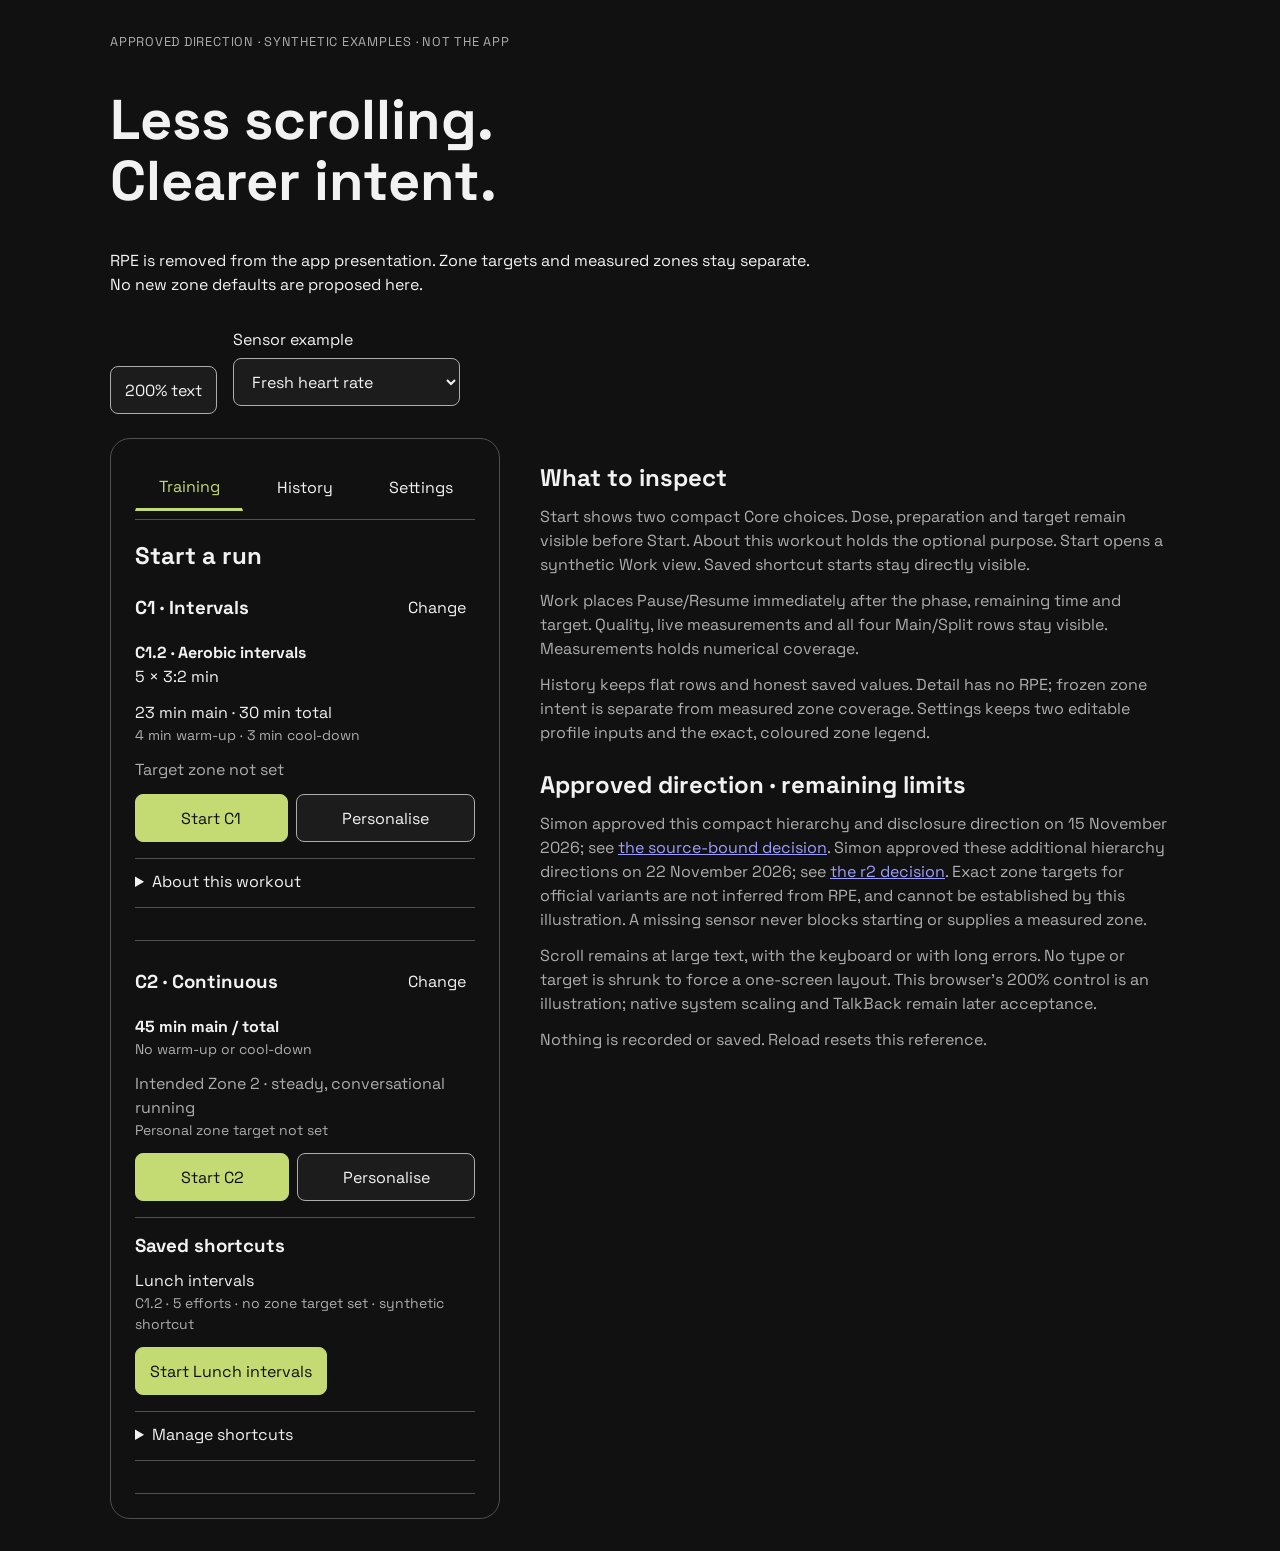
<file: design/mockups/compact-zone-first/index.html>
<!doctype html>
<html lang="en">
<head>
  <meta charset="utf-8">
  <meta name="viewport" content="width=device-width,initial-scale=1">
  <title>LOOP · Approved compact zone-first reference</title>
  <link rel="stylesheet" href="style.css">
  <script src="prototype.js" defer></script>
</head>
<body>
  <main class="review">
    <header><p class="eyebrow">APPROVED DIRECTION · SYNTHETIC EXAMPLES · NOT THE APP</p><h1>Less scrolling.<br>Clearer intent.</h1><p>RPE is removed from the app presentation. Zone targets and measured zones stay separate. No new zone defaults are proposed here.</p></header>
    <div class="review-controls" aria-label="Study controls"><button id="large">200% text</button><label>Sensor example<select id="sensor"><option value="fresh">Fresh heart rate</option><option value="missing">No sensor / unavailable</option><option value="outside">Known · below Zone 1</option></select></label></div>
    <div class="layout"><section class="phone" aria-label="Interactive compact layout reference"><div id="app"></div></section><aside><h2>What to inspect</h2><p>Start shows two compact Core choices. Dose, preparation and target remain visible before Start. About this workout holds the optional purpose. Start opens a synthetic Work view. Saved shortcut starts stay directly visible.</p><p>Work places Pause/Resume immediately after the phase, remaining time and target. Quality, live measurements and all four Main/Split rows stay visible. Measurements holds numerical coverage.</p><p>History keeps flat rows and honest saved values. Detail has no RPE; frozen zone intent is separate from measured zone coverage. Settings keeps two editable profile inputs and the exact, coloured zone legend.</p><h2>Approved direction · remaining limits</h2><p>Simon approved this compact hierarchy and disclosure direction on 15 November 2026; see <a href="../../decision.md#compact-zone-first-layout-approval--15-november-2026">the source-bound decision</a>. Simon approved these additional hierarchy directions on 22 November 2026; see <a href="../../decision.md#core-layout-r2-approval">the r2 decision</a>. Exact zone targets for official variants are not inferred from RPE, and cannot be established by this illustration. A missing sensor never blocks starting or supplies a measured zone.</p><p>Scroll remains at large text, with the keyboard or with long errors. No type or target is shrunk to force a one-screen layout. This browser's 200% control is an illustration; native system scaling and TalkBack remain later acceptance.</p><p id="review-status" role="status">Nothing is recorded or saved. Reload resets this reference.</p></aside></div>
  </main>
  <dialog id="dialog" aria-labelledby="dialog-title"></dialog>
</body>
</html>
</file>
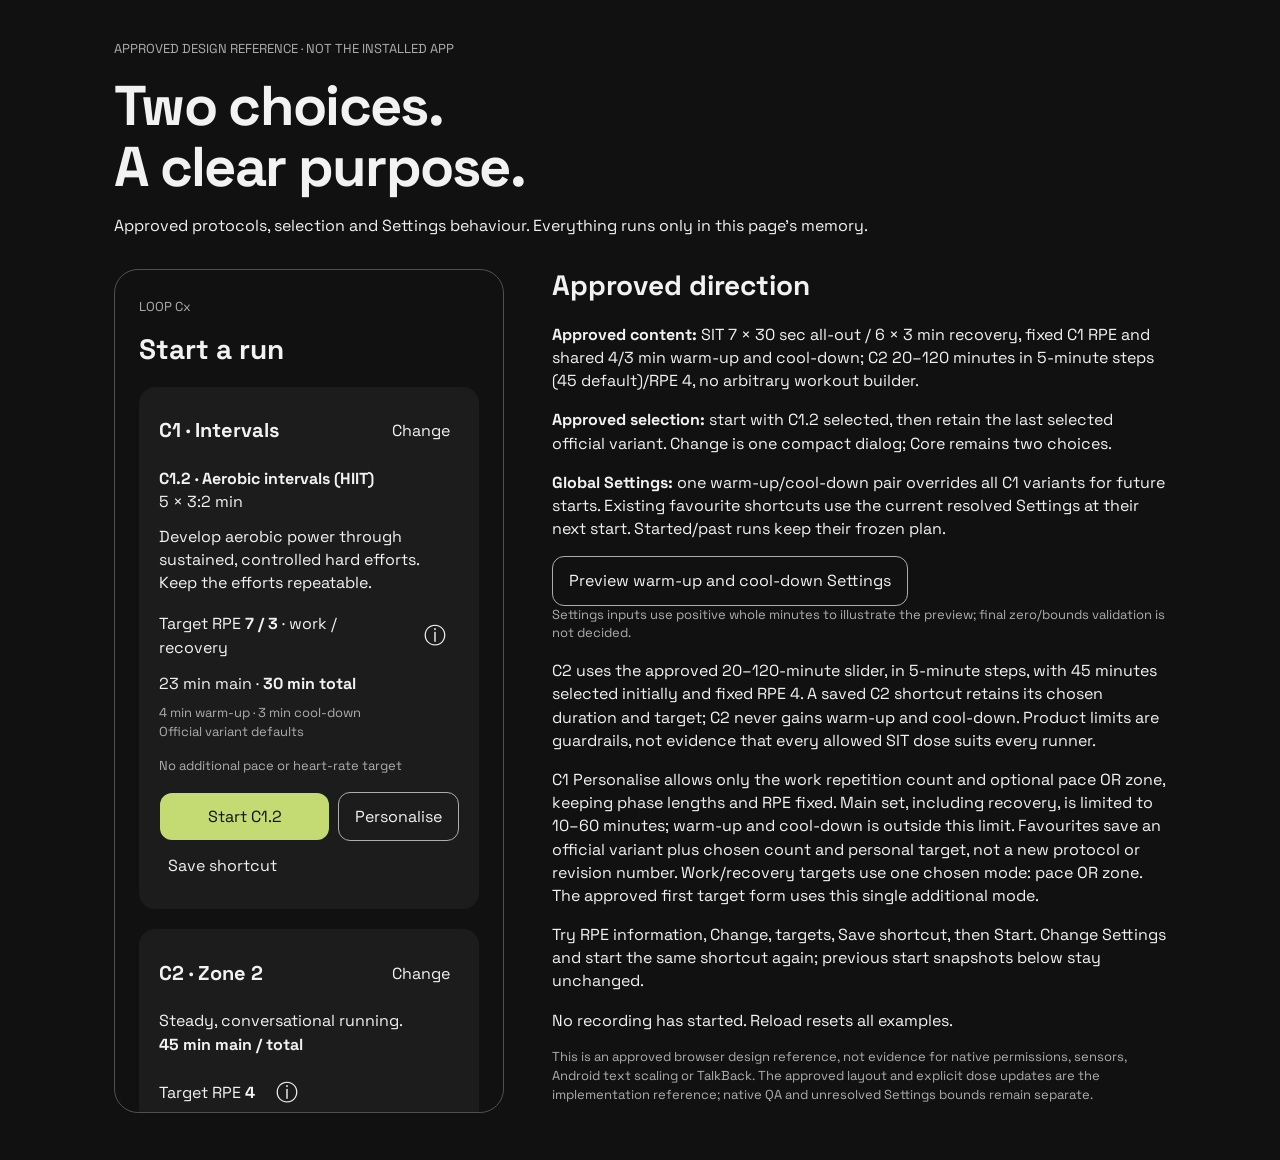
<file: design/mockups/core-variants/index.html>
<!doctype html>
<html lang="en">
<head>
  <meta charset="utf-8">
  <meta name="viewport" content="width=device-width, initial-scale=1">
  <title>LOOP · Core-first approved design reference</title>
  <link rel="stylesheet" href="style.css">
  <script src="prototype.js" defer></script>
</head>
<body>
  <main class="review">
    <header><p class="eyebrow">APPROVED DESIGN REFERENCE · NOT THE INSTALLED APP</p><h1>Two choices.<br>A clear purpose.</h1><p>Approved protocols, selection and Settings behaviour. Everything runs only in this page's memory.</p></header>
    <div class="layout">
      <section class="phone" aria-label="Interactive approved Core-first reference"><div id="app"></div></section>
      <aside>
        <h2>Approved direction</h2>

        <p><strong>Approved content:</strong> SIT 7 × 30 sec all-out / 6 × 3 min recovery, fixed C1 RPE and shared 4/3 min warm-up and cool-down; C2 20–120 minutes in 5-minute steps (45 default)/RPE 4, no arbitrary workout builder.</p>
        <p><strong>Approved selection:</strong> start with C1.2 selected, then retain the last selected official variant. Change is one compact dialog; Core remains two choices.</p>
        <p><strong>Global Settings:</strong> one warm-up/cool-down pair overrides all C1 variants for future starts. Existing favourite shortcuts use the current resolved Settings at their next start. Started/past runs keep their frozen plan.</p>
        <button type="button" id="review-settings">Preview warm-up and cool-down Settings</button>
        <p class="small">Settings inputs use positive whole minutes to illustrate the preview; final zero/bounds validation is not decided.</p>
        <p>C2 uses the approved 20–120-minute slider, in 5-minute steps, with 45 minutes selected initially and fixed RPE 4. A saved C2 shortcut retains its chosen duration and target; C2 never gains warm-up and cool-down. Product limits are guardrails, not evidence that every allowed SIT dose suits every runner.</p>
        <p>C1 Personalise allows only the work repetition count and optional pace OR zone, keeping phase lengths and RPE fixed. Main set, including recovery, is limited to 10–60 minutes; warm-up and cool-down is outside this limit. Favourites save an official variant plus chosen count and personal target, not a new protocol or revision number. Work/recovery targets use one chosen mode: pace OR zone. The approved first target form uses this single additional mode.</p>
        <p>Try RPE information, Change, targets, Save shortcut, then Start. Change Settings and start the same shortcut again; previous start snapshots below stay unchanged.</p>
        <p id="review-event" role="status">No recording has started. Reload resets all examples.</p>
        <ol id="snapshots" aria-label="Frozen synthetic start snapshots"></ol>
        <p class="small">This is an approved browser design reference, not evidence for native permissions, sensors, Android text scaling or TalkBack. The approved layout and explicit dose updates are the implementation reference; native QA and unresolved Settings bounds remain separate.</p>
      </aside>
    </div>
  </main>
  <dialog id="dialog" aria-labelledby="dialog-title"></dialog>
</body>
</html>
</file>
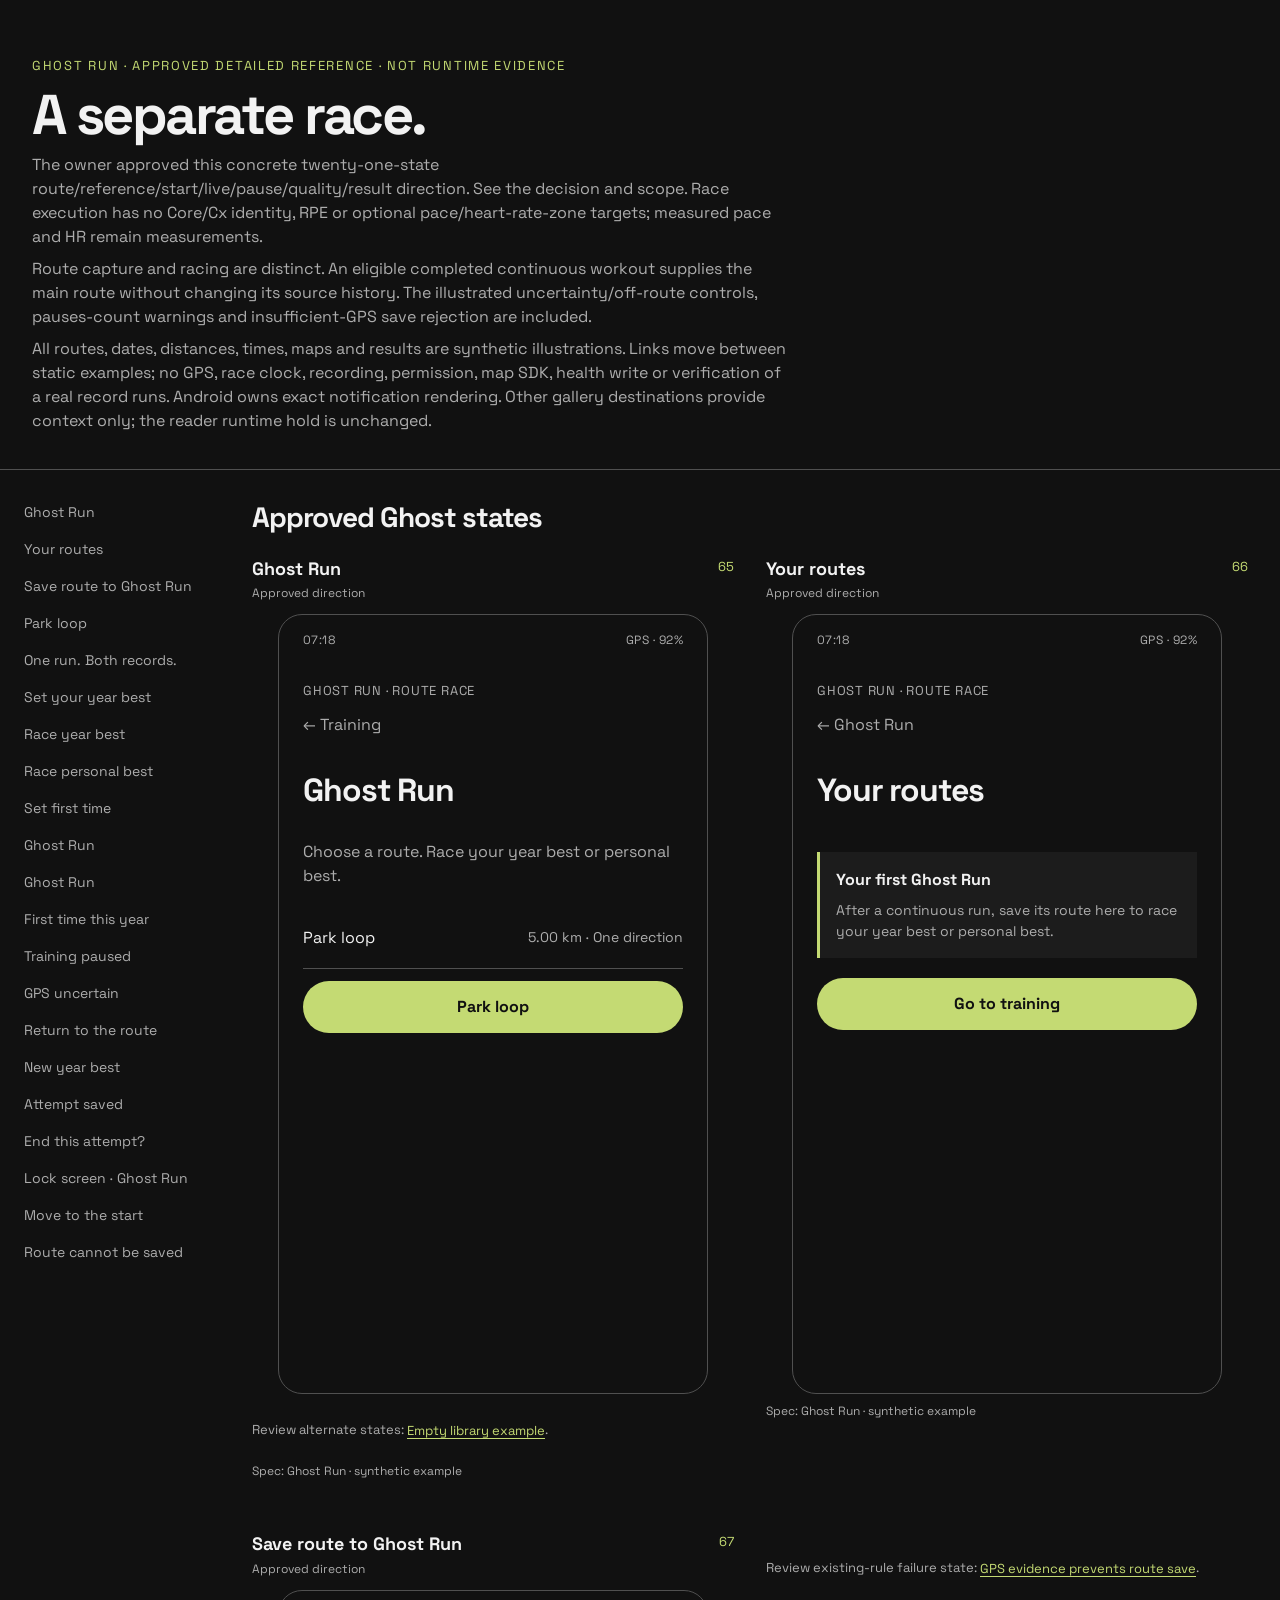
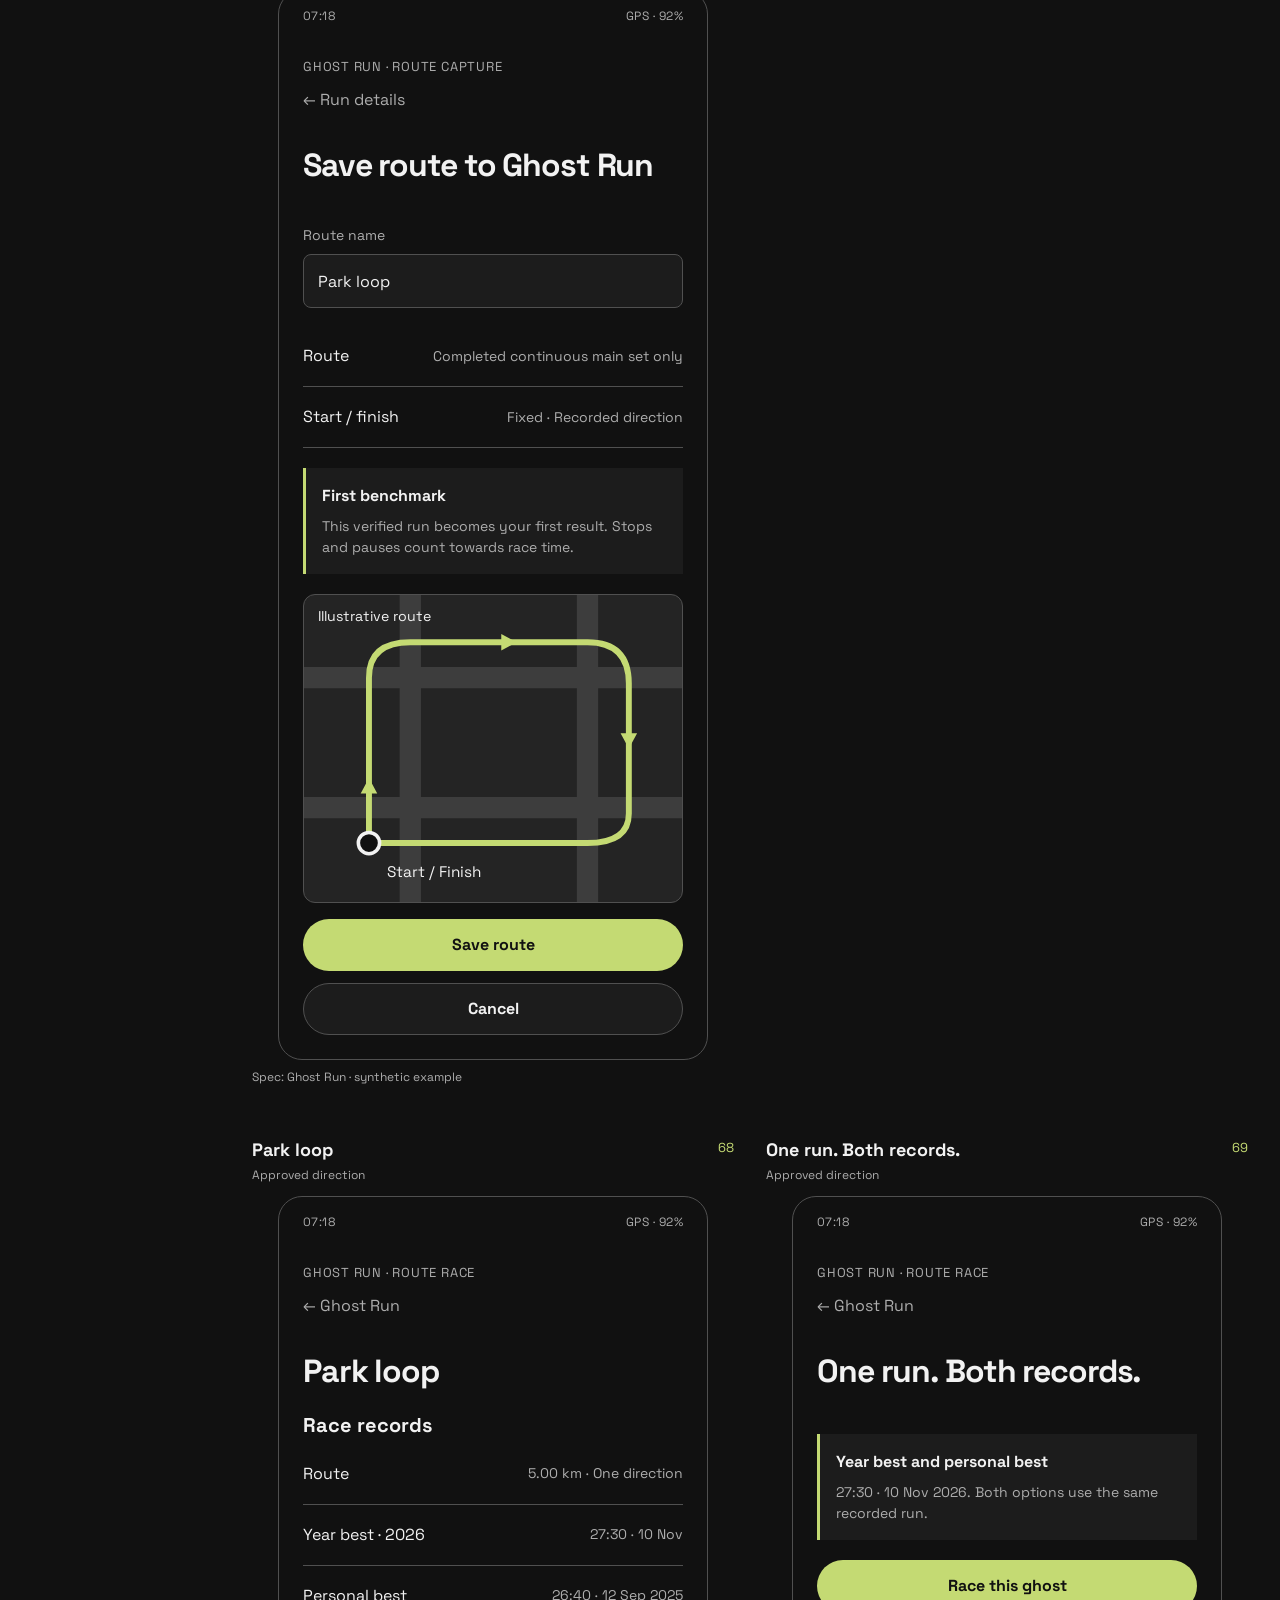
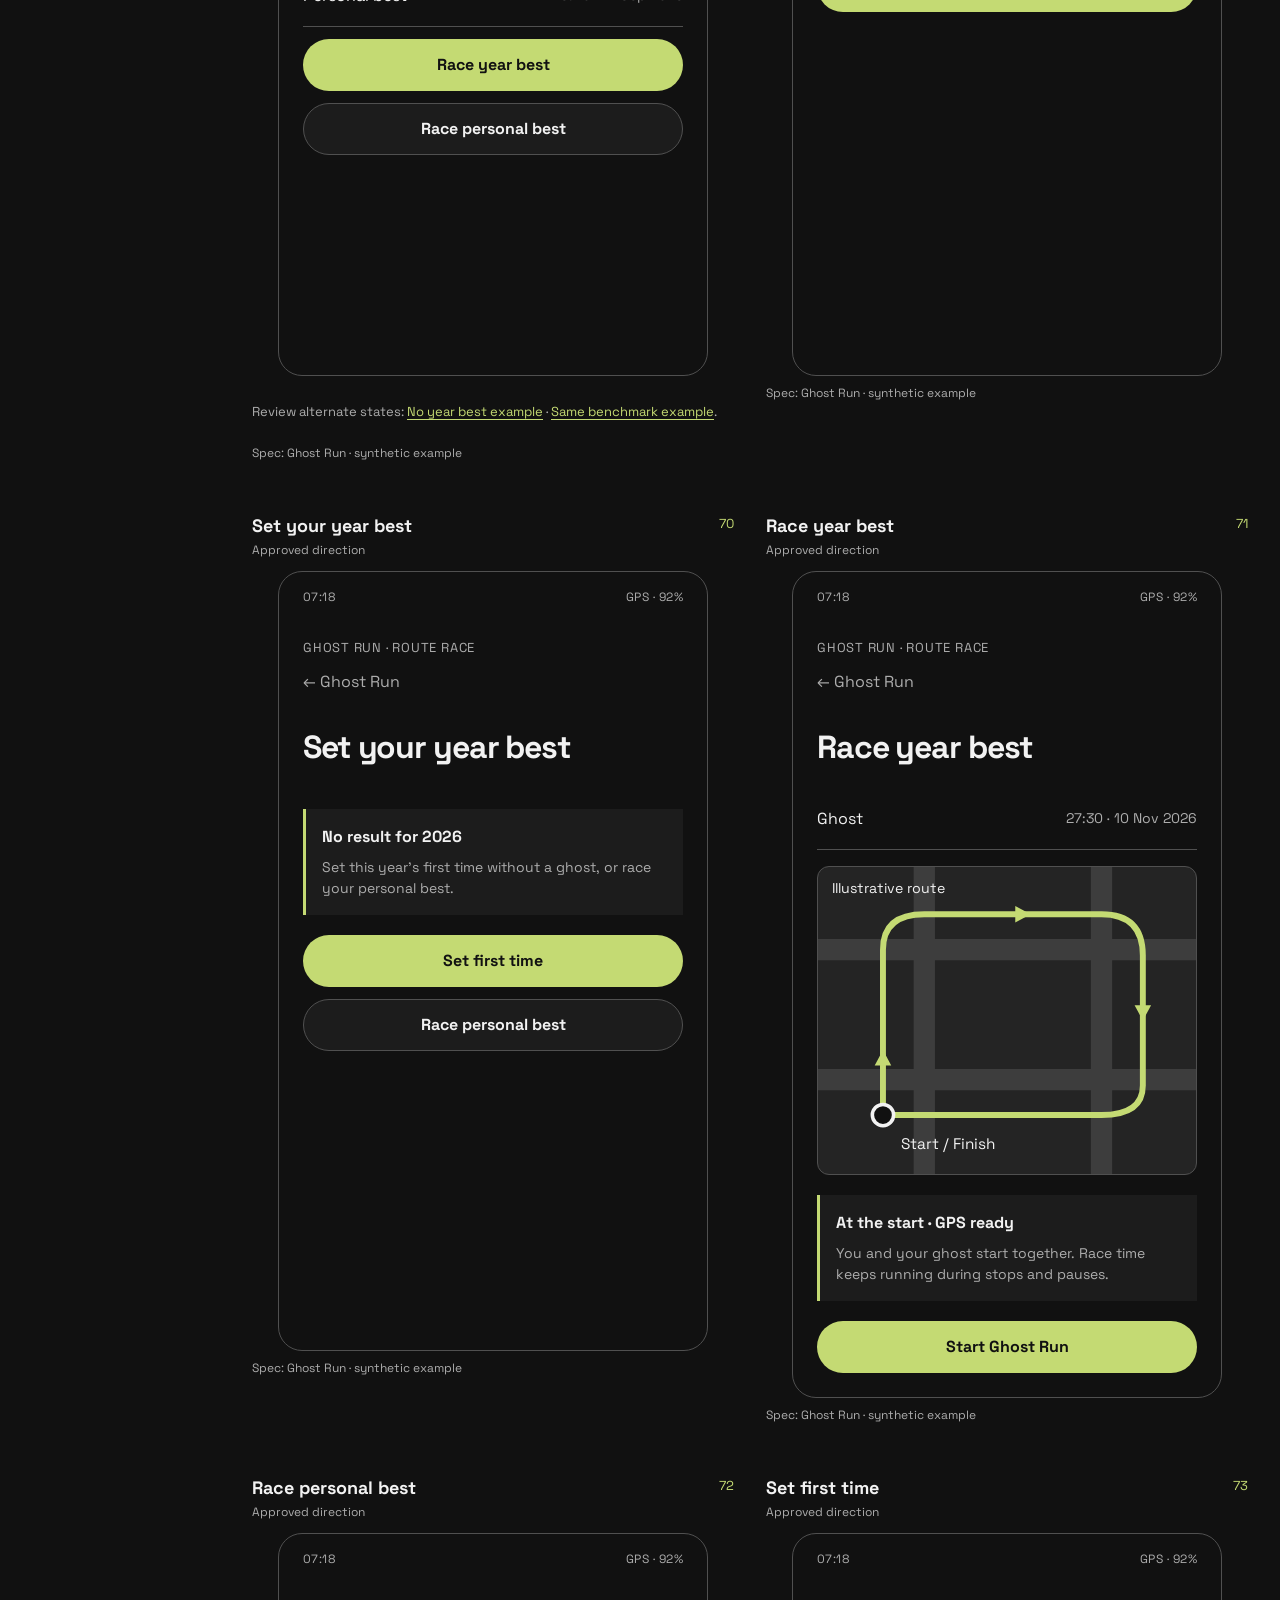
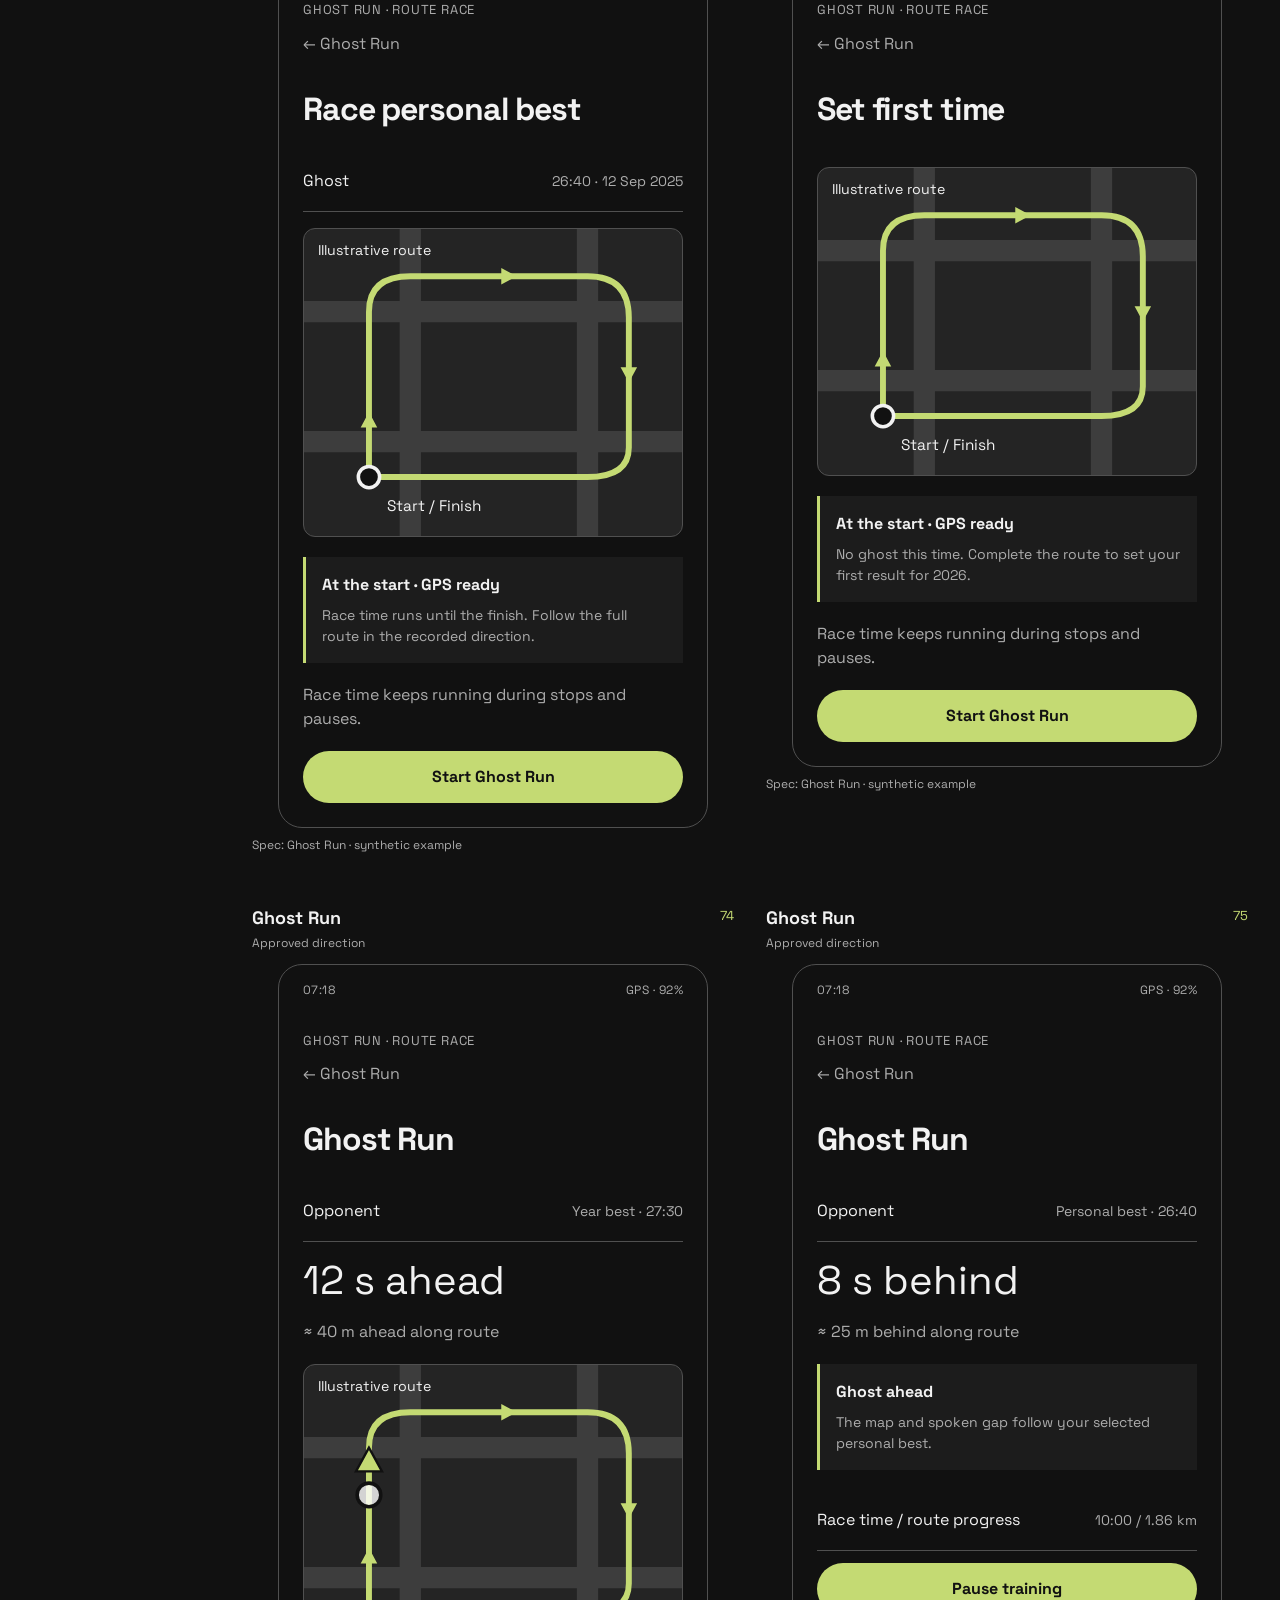
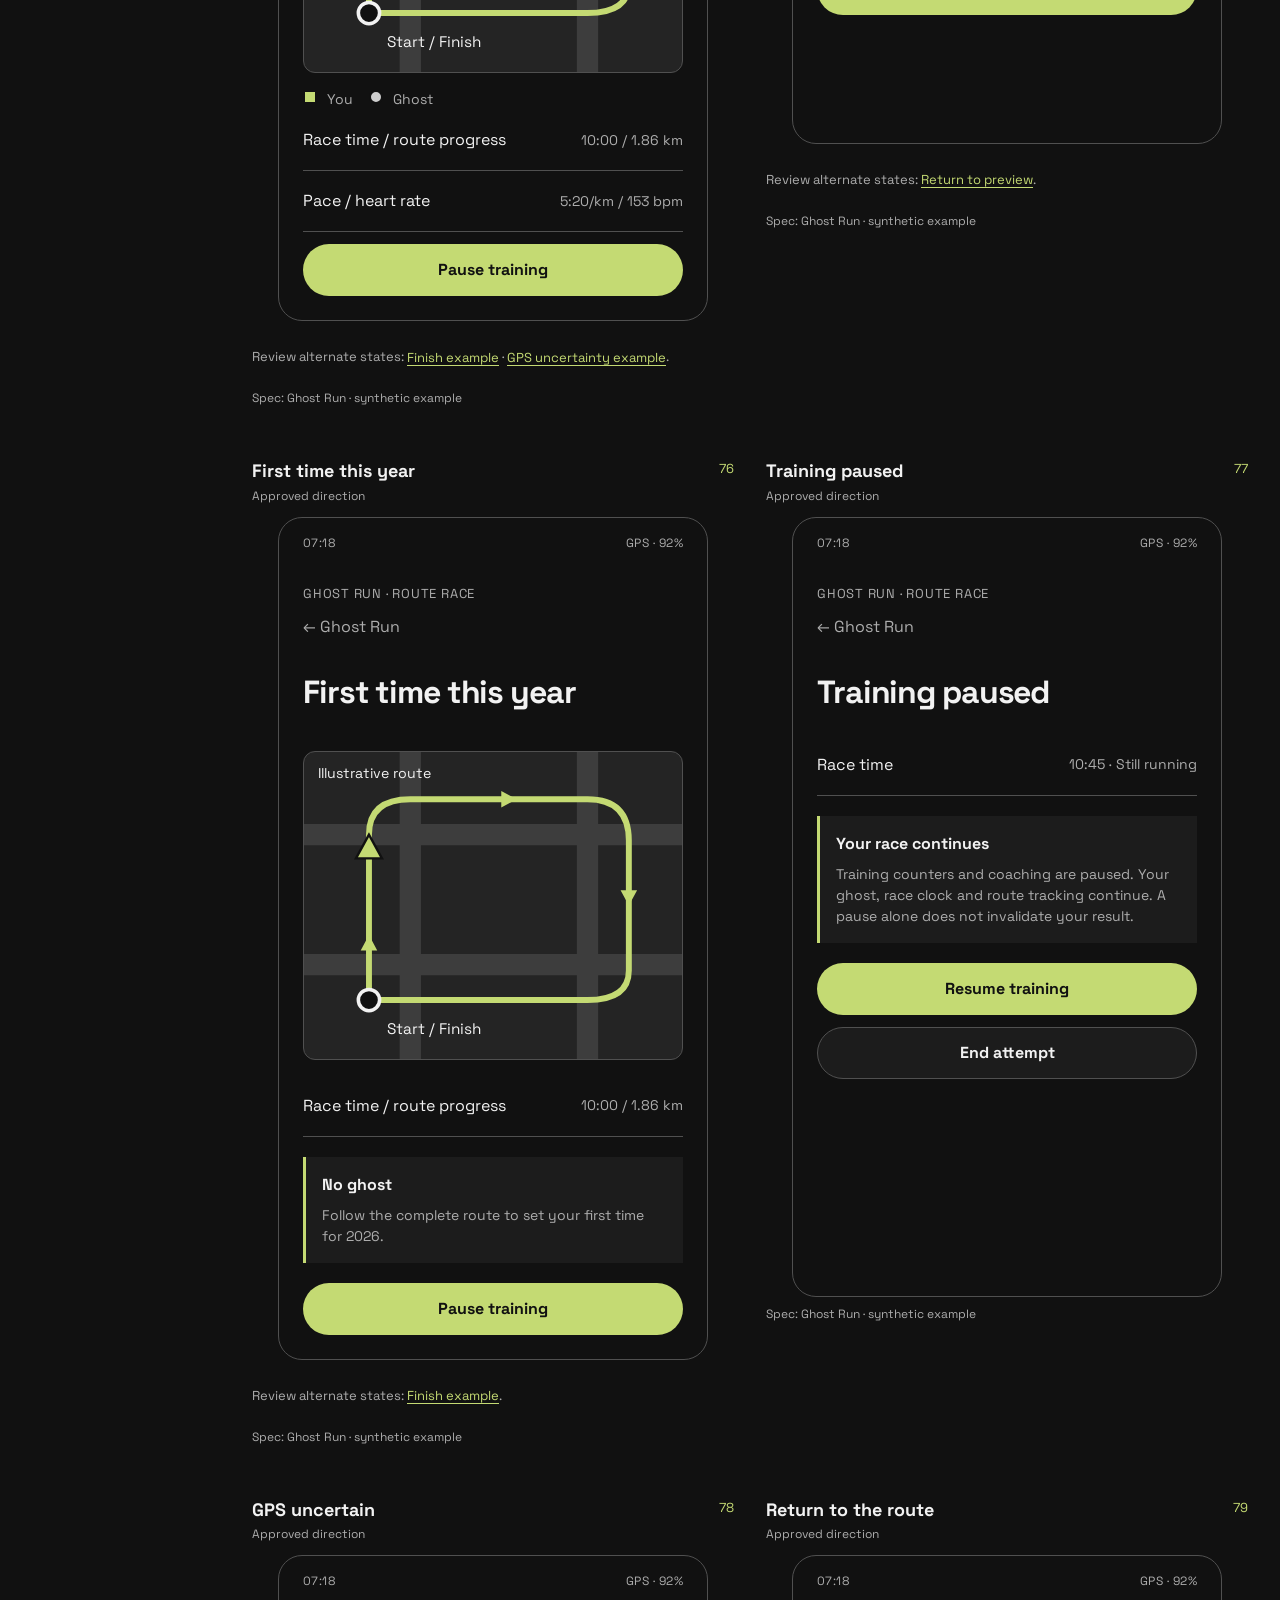
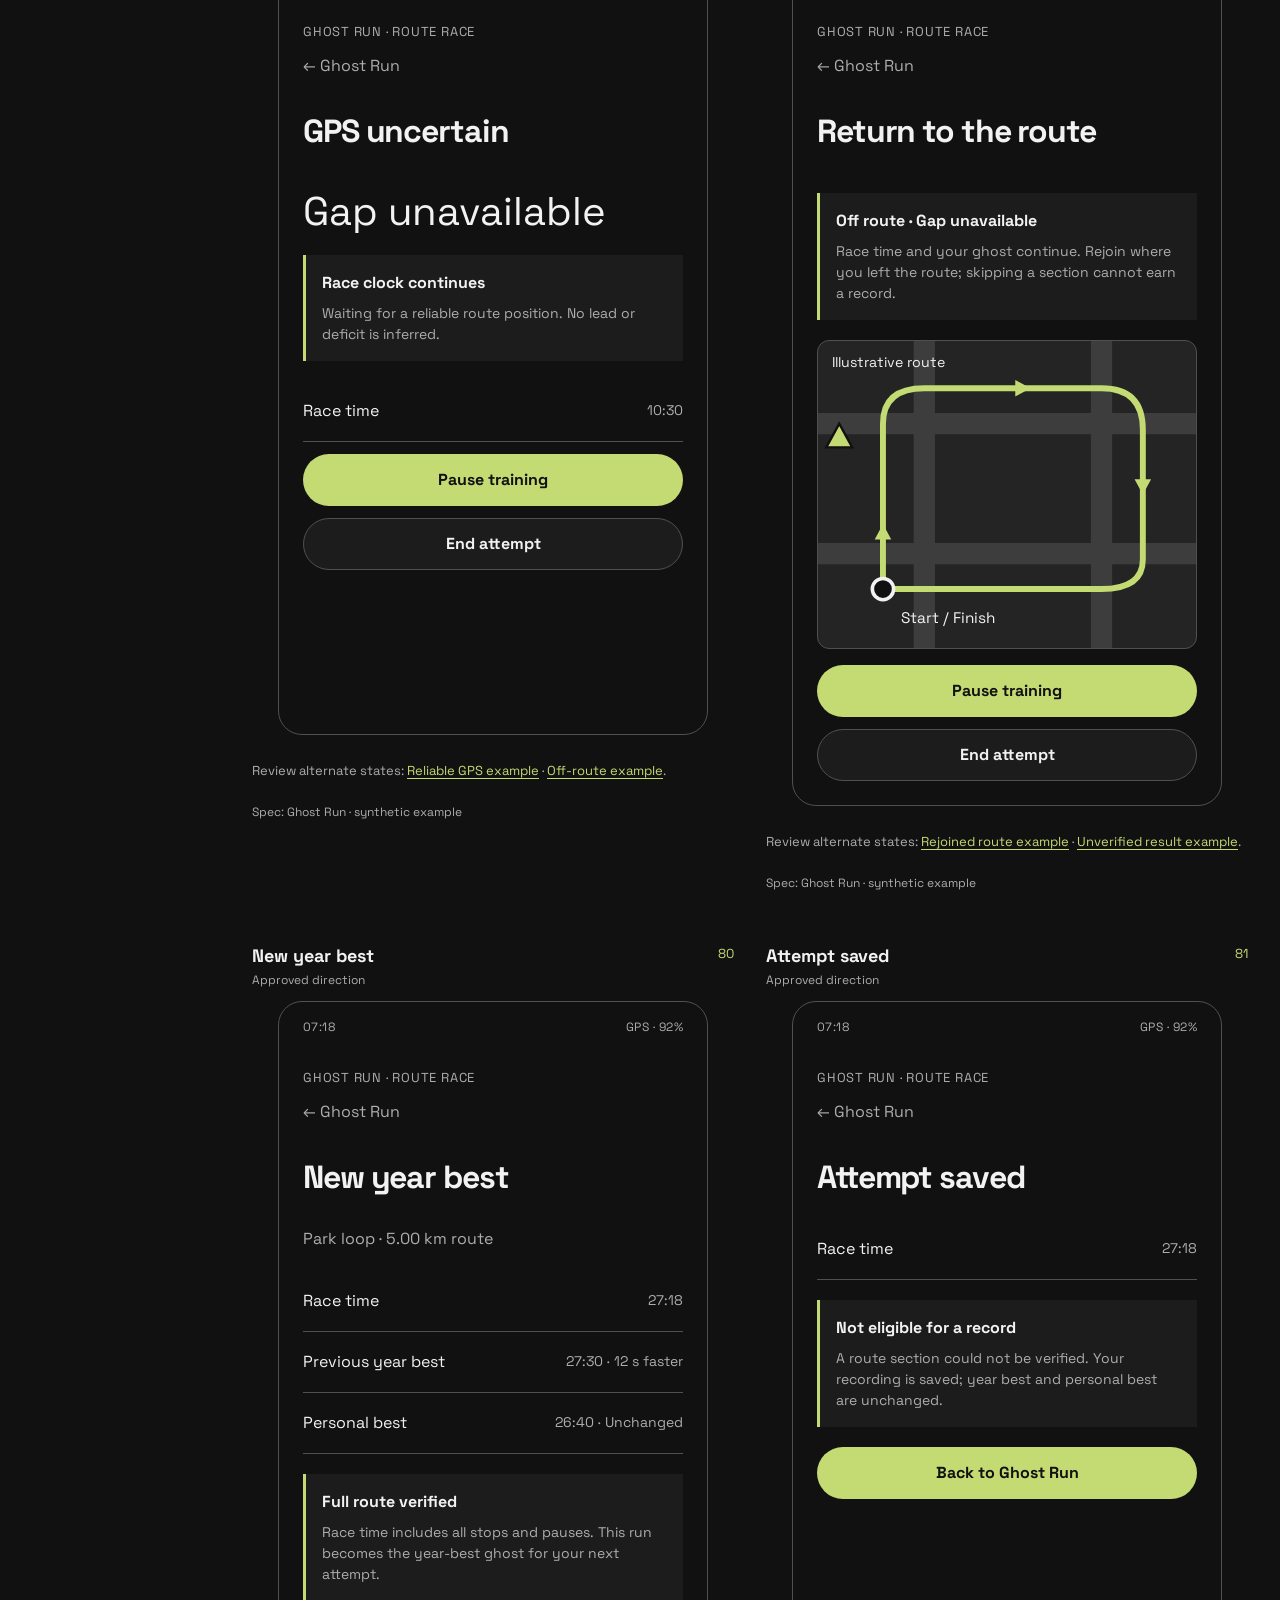
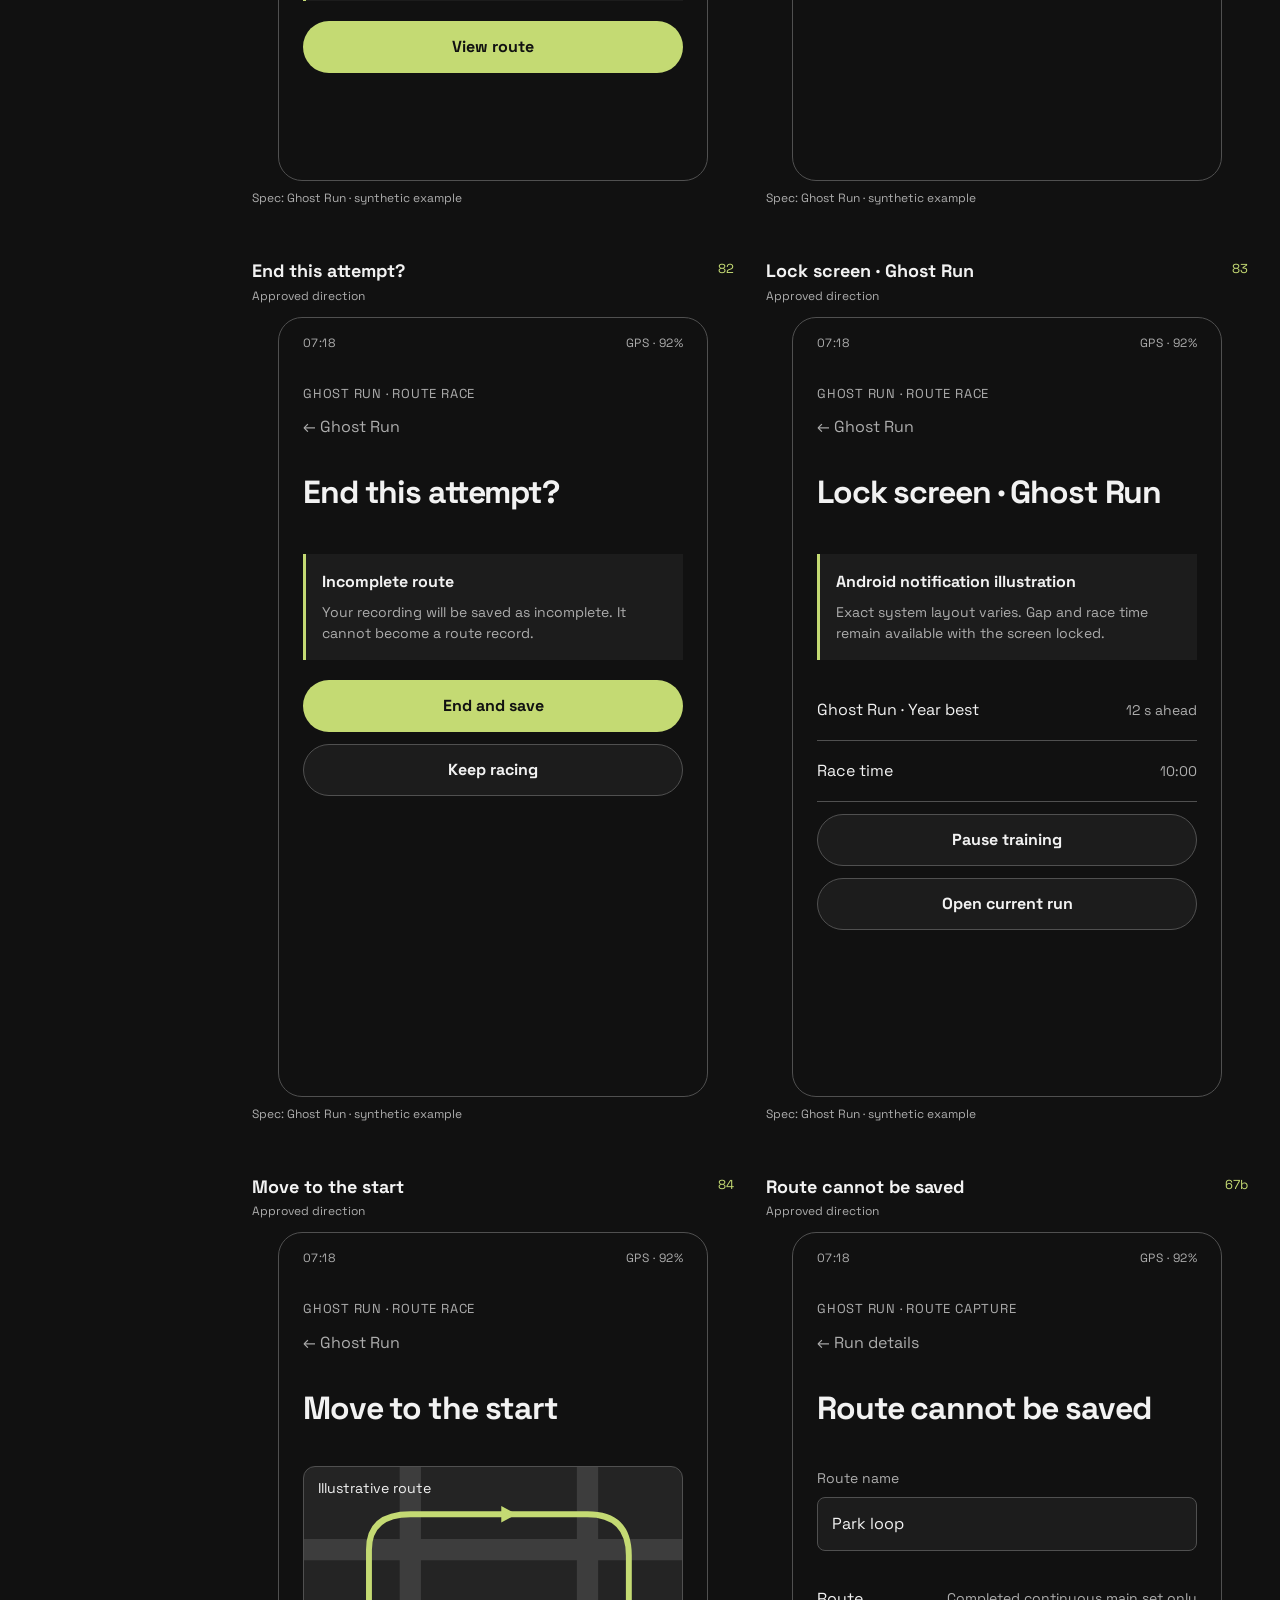
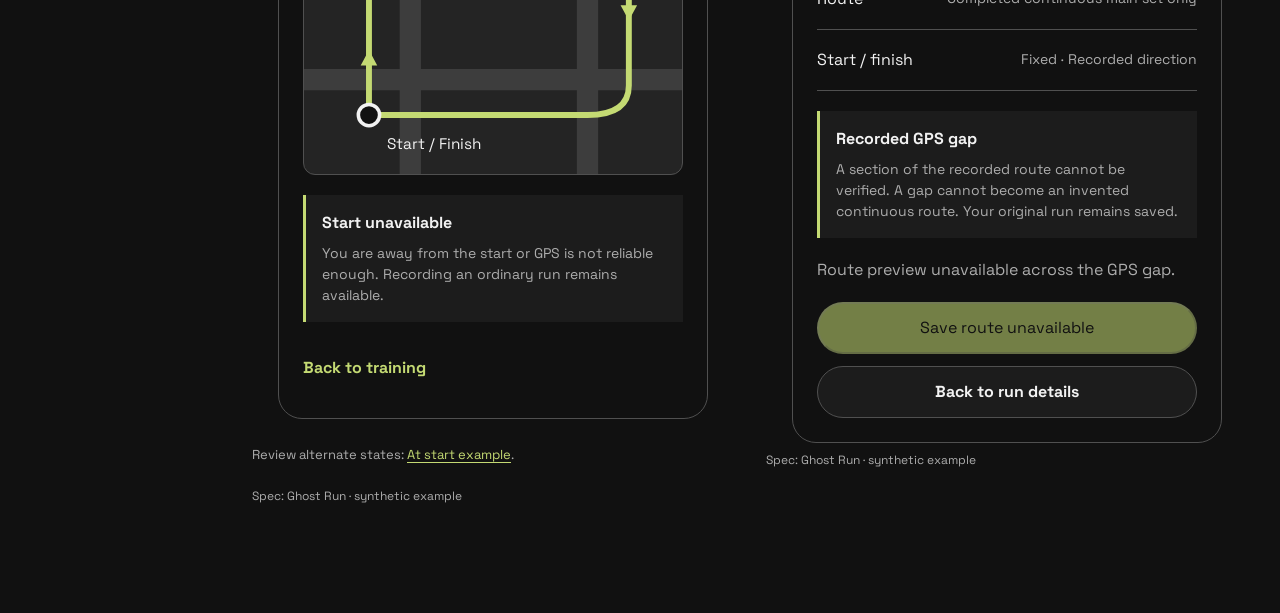
<file: design/mockups/ghost-run/index.html>
<!DOCTYPE html>
<html lang="en">
 <head>
  <meta charset="utf-8"/>
  <meta content="width=device-width, initial-scale=1" name="viewport"/>
  <meta content="dark" name="color-scheme"/>
  <title>Ghost Run · approved detailed reference</title>
  <link rel="stylesheet" href="style.css">

</head>
<body>
<svg aria-hidden="true" style="position:absolute;width:0;height:0;overflow:hidden" xmlns="http://www.w3.org/2000/svg">
   <defs>
    <symbol id="icon-add" viewbox="0 0 24 24">
     <path d="M0 0h24v24H0z" fill="none">
     </path>
     <path d="M19 13h-6v6h-2v-6H5v-2h6V5h2v6h6v2z">
     </path>
    </symbol>
    <symbol id="icon-chevron_right" viewbox="0 0 24 24">
     <path d="M0 0h24v24H0z" fill="none">
     </path>
     <path d="M10 6L8.59 7.41 13.17 12l-4.58 4.59L10 18l6-6z">
     </path>
    </symbol>
    <symbol id="icon-directions_run" viewbox="0 0 24 24">
     <path d="M0 0h24v24H0z" fill="none">
     </path>
     <path d="M13.49 5.48c1.1 0 2-.9 2-2s-.9-2-2-2-2 .9-2 2 .9 2 2 2zm-3.6 13.9l1-4.4 2.1 2v6h2v-7.5l-2.1-2 .6-3c1.3 1.5 3.3 2.5 5.5 2.5v-2c-1.9 0-3.5-1-4.3-2.4l-1-1.6c-.4-.6-1-1-1.7-1-.3 0-.5.1-.8.1l-5.2 2.2v4.7h2v-3.4l1.8-.7-1.6 8.1-4.9-1-.4 2 7 1.4z">
     </path>
    </symbol>
    <symbol id="icon-history" viewbox="0 0 24 24">
     <path d="M0 0h24v24H0z" fill="none">
     </path>
     <path d="M13 3c-4.97 0-9 4.03-9 9H1l3.89 3.89.07.14L9 12H6c0-3.87 3.13-7 7-7s7 3.13 7 7-3.13 7-7 7c-1.93 0-3.68-.79-4.94-2.06l-1.42 1.42C8.27 19.99 10.51 21 13 21c4.97 0 9-4.03 9-9s-4.03-9-9-9zm-1 5v5l4.28 2.54.72-1.21-3.5-2.08V8H12z">
     </path>
    </symbol>
    <symbol id="icon-pause" viewbox="0 0 24 24">
     <path d="M0 0h24v24H0z" fill="none">
     </path>
     <path d="M6 19h4V5H6v14zm8-14v14h4V5h-4z">
     </path>
    </symbol>
    <symbol id="icon-play_arrow" viewbox="0 0 24 24">
     <path d="M0 0h24v24H0z" fill="none">
     </path>
     <path d="M8 5v14l11-7z">
     </path>
    </symbol>
    <symbol id="icon-settings" viewbox="0 0 24 24">
     <g>
      <path d="M0,0h24v24H0V0z" fill="none">
      </path>
      <path d="M19.14,12.94c0.04-0.3,0.06-0.61,0.06-0.94c0-0.32-0.02-0.64-0.07-0.94l2.03-1.58c0.18-0.14,0.23-0.41,0.12-0.61 l-1.92-3.32c-0.12-0.22-0.37-0.29-0.59-0.22l-2.39,0.96c-0.5-0.38-1.03-0.7-1.62-0.94L14.4,2.81c-0.04-0.24-0.24-0.41-0.48-0.41 h-3.84c-0.24,0-0.43,0.17-0.47,0.41L9.25,5.35C8.66,5.59,8.12,5.92,7.63,6.29L5.24,5.33c-0.22-0.08-0.47,0-0.59,0.22L2.74,8.87 C2.62,9.08,2.66,9.34,2.86,9.48l2.03,1.58C4.84,11.36,4.8,11.69,4.8,12s0.02,0.64,0.07,0.94l-2.03,1.58 c-0.18,0.14-0.23,0.41-0.12,0.61l1.92,3.32c0.12,0.22,0.37,0.29,0.59,0.22l2.39-0.96c0.5,0.38,1.03,0.7,1.62,0.94l0.36,2.54 c0.05,0.24,0.24,0.41,0.48,0.41h3.84c0.24,0,0.44-0.17,0.47-0.41l0.36-2.54c0.59-0.24,1.13-0.56,1.62-0.94l2.39,0.96 c0.22,0.08,0.47,0,0.59-0.22l1.92-3.32c0.12-0.22,0.07-0.47-0.12-0.61L19.14,12.94z M12,15.6c-1.98,0-3.6-1.62-3.6-3.6 s1.62-3.6,3.6-3.6s3.6,1.62,3.6,3.6S13.98,15.6,12,15.6z">
      </path>
     </g>
    </symbol>
   </defs>
  </svg><header class="review-header"><p class="review-kicker">Ghost Run · approved detailed reference · not runtime evidence</p><h1>A separate race.</h1><p>The owner approved this concrete twenty-one-state route/reference/start/live/pause/quality/result direction. See <a href="../../decision.md#ghost-layout-approval">the decision and scope</a>. Race execution has no Core/Cx identity, RPE or optional pace/heart-rate-zone targets; measured pace and HR remain measurements.</p><p>Route capture and racing are distinct. An eligible completed continuous workout supplies the main route without changing its source history. The illustrated uncertainty/off-route controls, pauses-count warnings and insufficient-GPS save rejection are included.</p><p>All routes, dates, distances, times, maps and results are synthetic illustrations. Links move between static examples; no GPS, race clock, recording, permission, map SDK, health write or verification of a real record runs. Android owns exact notification rendering. Other gallery destinations provide context only; the reader runtime hold is unchanged.</p></header><div class="review-layout"><nav class="review-index" aria-label="Ghost review states"><a href="#ghost-routes">Ghost Run</a><a href="#ghost-empty">Your routes</a><a href="#ghost-save">Save route to Ghost Run</a><a href="#ghost-choose">Park loop</a><a href="#ghost-same">One run. Both records.</a><a href="#ghost-no-year">Set your year best</a><a href="#ghost-ready">Race year best</a><a href="#ghost-ready-pb">Race personal best</a><a href="#ghost-ready-first">Set first time</a><a href="#ghost-live">Ghost Run</a><a href="#ghost-live-pb">Ghost Run</a><a href="#ghost-first-live">First time this year</a><a href="#ghost-paused">Training paused</a><a href="#ghost-uncertain">GPS uncertain</a><a href="#ghost-off-route">Return to the route</a><a href="#ghost-result">New year best</a><a href="#ghost-unverified">Attempt saved</a><a href="#ghost-abandon">End this attempt?</a><a href="#ghost-lock">Lock screen · Ghost Run</a><a href="#ghost-not-ready">Move to the start</a><a href="#ghost-save-blocked">Route cannot be saved</a></nav><main class="gallery" id="gallery"><section class="review-group"><h2>Approved Ghost states</h2><div class="screens"><article aria-labelledby="heading-ghost-routes" class="review-screen" id="ghost-routes">
   <header class="screen-heading">
    <div>
     <h3 id="heading-ghost-routes">
      Ghost Run
     </h3>
     <span class="screen-status">
          Approved direction
         </span>
    </div>
    <a class="screen-index" href="#ghost-routes">
     65
    </a>
   </header>
   <div class="phone">
    <div aria-hidden="true" class="statusbar">
     <span>
      07:18
     </span>
     <span>
      GPS · 92%
     </span>
    </div>
    <div class="phone-content">
     <header class="page-header"><p class="eyebrow">Ghost Run · Route race</p>
      <a class="back" href="../index.html#training">
       ← Training
      </a>
      <h2>
       Ghost Run
      </h2>
     </header>
     <div class="body">
      <p>
       Choose a route. Race your year best or personal best.
      </p>
      <div class="row">
       <span>
        Park loop
       </span>
       <span class="row-value">
        5.00 km · One direction
       </span>
      </div>
      <a class="action primary" href="#ghost-choose">
       Park loop
      </a>
     </div>
    </div>
   </div>
   <p class="screen-note review-links">
    Review alternate states: <a href="#ghost-empty">Empty library example</a>.
   </p>
   <p class="requirement">
    Spec: Ghost Run · synthetic example
   </p>
  </article>
<article aria-labelledby="heading-ghost-empty" class="review-screen" id="ghost-empty">
   <header class="screen-heading">
    <div>
     <h3 id="heading-ghost-empty">
      Your routes
     </h3>
     <span class="screen-status">
          Approved direction
         </span>
    </div>
    <a class="screen-index" href="#ghost-empty">
     66
    </a>
   </header>
   <div class="phone">
    <div aria-hidden="true" class="statusbar">
     <span>
      07:18
     </span>
     <span>
      GPS · 92%
     </span>
    </div>
    <div class="phone-content">
     <header class="page-header"><p class="eyebrow">Ghost Run · Route race</p>
      <a class="back" href="#ghost-routes">
       ← Ghost Run
      </a>
      <h2>
       Your routes
      </h2>
     </header>
     <div class="body">
      <aside class="notice">
       <strong>
        Your first Ghost Run
       </strong>
       <p>
        After a continuous run, save its route here to race your year best or personal best.
       </p>
      </aside>
      <a class="action primary" href="../index.html#training">
       Go to training
      </a>
     </div>
    </div>
   </div>
   <p class="requirement">
    Spec: Ghost Run · synthetic example
   </p>
  </article>
<article aria-labelledby="heading-ghost-save" class="review-screen" id="ghost-save">
   <header class="screen-heading">
    <div>
     <h3 id="heading-ghost-save">
      Save route to Ghost Run
     </h3>
     <span class="screen-status">
          Approved direction
         </span>
    </div>
    <a class="screen-index" href="#ghost-save">
     67
    </a>
   </header>
   <div class="phone">
    <div aria-hidden="true" class="statusbar">
     <span>
      07:18
     </span>
     <span>
      GPS · 92%
     </span>
    </div>
    <div class="phone-content">
     <header class="page-header"><p class="eyebrow">Ghost Run · Route capture</p>
      <a class="back" href="../index.html#c2-detail">
       ← Run details
      </a>
      <h2>
       Save route to Ghost Run
      </h2>
     </header>
     <div class="body">
      <label class="field">
       <span>
        Route name
       </span>
       <span class="field-value">
        <input aria-label="Route name" readonly="" value="Park loop"/>
       </span>
      </label>
      <div class="row">
       <span>
        Route
       </span>
       <span class="row-value">
        Completed continuous main set only
       </span>
      </div>
      <div class="row">
       <span>
        Start / finish
       </span>
       <span class="row-value">
        Fixed · Recorded direction
       </span>
      </div>
      <aside class="notice">
       <strong>
        First benchmark
       </strong>
       <p>
        This verified run becomes your first result. Stops and pauses count towards race time.
       </p>
      </aside>
      <svg aria-label="Illustrative route with direction, start and finish. No live positions are shown. Not a navigation map." class="ghost-map" role="img" viewbox="0 0 320 260">
       <path d="M0 70H320M0 180H320M90 0V260M240 0V260" stroke="#3D3D3D" stroke-width="18">
       </path>
       <path d="M55 210 L55 70 Q55 40 90 40 L240 40 Q275 40 275 75 L275 185 Q275 210 240 210 Z" fill="none" stroke="#C4DA73" stroke-width="5">
       </path>
       <path d="M55 155l-7 13h14zM180 40l-13-7v14zM275 130l7-13h-14z" fill="#C4DA73">
       </path>
       <circle cx="55" cy="210" fill="#111111" r="9" stroke="#F2F2F2" stroke-width="3">
       </circle>
       <text fill="#F2F2F2" font-size="13" x="70" y="239">
        Start / Finish
       </text>
       <text fill="#F2F2F2" font-size="12" x="12" y="22">
        Illustrative route
       </text>
      </svg>
      <a class="action primary" href="#ghost-choose">
       Save route
      </a>
      <a class="action secondary" href="../index.html#c2-detail">
       Cancel
      </a>
     </div>
    </div>
   </div>
   <p class="requirement">
    Spec: Ghost Run · synthetic example
   </p>
  </article>
<p class="screen-note review-links">Review existing-rule failure state: <a href="#ghost-save-blocked">GPS evidence prevents route save</a>.</p>
<article aria-labelledby="heading-ghost-choose" class="review-screen" id="ghost-choose">
   <header class="screen-heading">
    <div>
     <h3 id="heading-ghost-choose">
      Park loop
     </h3>
     <span class="screen-status">
          Approved direction
         </span>
    </div>
    <a class="screen-index" href="#ghost-choose">
     68
    </a>
   </header>
   <div class="phone">
    <div aria-hidden="true" class="statusbar">
     <span>
      07:18
     </span>
     <span>
      GPS · 92%
     </span>
    </div>
    <div class="phone-content">
     <header class="page-header"><p class="eyebrow">Ghost Run · Route race</p>
      <a class="back" href="#ghost-routes">
       ← Ghost Run
      </a>
      <h2>
       Park loop
      </h2>
     </header>
     <div class="body"><h3>Race records</h3>
      <div class="row">
       <span>
        Route
       </span>
       <span class="row-value">
        5.00 km · One direction
       </span>
      </div>
      <div class="row">
       <span>
        Year best · 2026
       </span>
       <span class="row-value">
        27:30 · 10 Nov
       </span>
      </div>
      <div class="row">
       <span>
        Personal best
       </span>
       <span class="row-value">
        26:40 · 12 Sep 2025
       </span>
      </div>
      <a class="action primary" href="#ghost-ready">
       Race year best
      </a>
      <a class="action secondary" href="#ghost-ready-pb">
       Race personal best
      </a>
     </div>
    </div>
   </div>
   <p class="screen-note review-links">
    Review alternate states: <a href="#ghost-no-year">No year best example</a> · <a href="#ghost-same">Same benchmark example</a>.
   </p>
   <p class="requirement">
    Spec: Ghost Run · synthetic example
   </p>
  </article>
<article aria-labelledby="heading-ghost-same" class="review-screen" id="ghost-same">
   <header class="screen-heading">
    <div>
     <h3 id="heading-ghost-same">
      One run. Both records.
     </h3>
     <span class="screen-status">
          Approved direction
         </span>
    </div>
    <a class="screen-index" href="#ghost-same">
     69
    </a>
   </header>
   <div class="phone">
    <div aria-hidden="true" class="statusbar">
     <span>
      07:18
     </span>
     <span>
      GPS · 92%
     </span>
    </div>
    <div class="phone-content">
     <header class="page-header"><p class="eyebrow">Ghost Run · Route race</p>
      <a class="back" href="#ghost-routes">
       ← Ghost Run
      </a>
      <h2>
       One run. Both records.
      </h2>
     </header>
     <div class="body">
      <aside class="notice">
       <strong>
        Year best and personal best
       </strong>
       <p>
        27:30 · 10 Nov 2026. Both options use the same recorded run.
       </p>
      </aside>
      <a class="action primary" href="#ghost-ready">
       Race this ghost
      </a>
     </div>
    </div>
   </div>
   <p class="requirement">
    Spec: Ghost Run · synthetic example
   </p>
  </article>
<article aria-labelledby="heading-ghost-no-year" class="review-screen" id="ghost-no-year">
   <header class="screen-heading">
    <div>
     <h3 id="heading-ghost-no-year">
      Set your year best
     </h3>
     <span class="screen-status">
          Approved direction
         </span>
    </div>
    <a class="screen-index" href="#ghost-no-year">
     70
    </a>
   </header>
   <div class="phone">
    <div aria-hidden="true" class="statusbar">
     <span>
      07:18
     </span>
     <span>
      GPS · 92%
     </span>
    </div>
    <div class="phone-content">
     <header class="page-header"><p class="eyebrow">Ghost Run · Route race</p>
      <a class="back" href="#ghost-routes">
       ← Ghost Run
      </a>
      <h2>
       Set your year best
      </h2>
     </header>
     <div class="body">
      <aside class="notice">
       <strong>
        No result for 2026
       </strong>
       <p>
        Set this year’s first time without a ghost, or race your personal best.
       </p>
      </aside>
      <a class="action primary" href="#ghost-ready-first">
       Set first time
      </a>
      <a class="action secondary" href="#ghost-ready-pb">
       Race personal best
      </a>
     </div>
    </div>
   </div>
   <p class="requirement">
    Spec: Ghost Run · synthetic example
   </p>
  </article>
<article aria-labelledby="heading-ghost-ready" class="review-screen" id="ghost-ready">
   <header class="screen-heading">
    <div>
     <h3 id="heading-ghost-ready">
      Race year best
     </h3>
     <span class="screen-status">
          Approved direction
         </span>
    </div>
    <a class="screen-index" href="#ghost-ready">
     71
    </a>
   </header>
   <div class="phone">
    <div aria-hidden="true" class="statusbar">
     <span>
      07:18
     </span>
     <span>
      GPS · 92%
     </span>
    </div>
    <div class="phone-content">
     <header class="page-header"><p class="eyebrow">Ghost Run · Route race</p>
      <a class="back" href="#ghost-routes">
       ← Ghost Run
      </a>
      <h2>
       Race year best
      </h2>
     </header>
     <div class="body">
      <div class="row">
       <span>
        Ghost
       </span>
       <span class="row-value">
        27:30 · 10 Nov 2026
       </span>
      </div>
      <svg aria-label="Illustrative route with direction, start and finish. No live positions are shown. Not a navigation map." class="ghost-map" role="img" viewbox="0 0 320 260">
       <path d="M0 70H320M0 180H320M90 0V260M240 0V260" stroke="#3D3D3D" stroke-width="18">
       </path>
       <path d="M55 210 L55 70 Q55 40 90 40 L240 40 Q275 40 275 75 L275 185 Q275 210 240 210 Z" fill="none" stroke="#C4DA73" stroke-width="5">
       </path>
       <path d="M55 155l-7 13h14zM180 40l-13-7v14zM275 130l7-13h-14z" fill="#C4DA73">
       </path>
       <circle cx="55" cy="210" fill="#111111" r="9" stroke="#F2F2F2" stroke-width="3">
       </circle>
       <text fill="#F2F2F2" font-size="13" x="70" y="239">
        Start / Finish
       </text>
       <text fill="#F2F2F2" font-size="12" x="12" y="22">
        Illustrative route
       </text>
      </svg>
      <aside class="notice">
       <strong>
        At the start · GPS ready
       </strong>
       <p>
        You and your ghost start together. Race time keeps running during stops and pauses.
       </p>
      </aside>
      <a class="action primary" href="#ghost-live">
       Start Ghost Run
      </a>
     </div>
    </div>
   </div>
   <p class="requirement">
    Spec: Ghost Run · synthetic example
   </p>
  </article>
<article aria-labelledby="heading-ghost-ready-pb" class="review-screen" id="ghost-ready-pb">
   <header class="screen-heading">
    <div>
     <h3 id="heading-ghost-ready-pb">
      Race personal best
     </h3>
     <span class="screen-status">
          Approved direction
         </span>
    </div>
    <a class="screen-index" href="#ghost-ready-pb">
     72
    </a>
   </header>
   <div class="phone">
    <div aria-hidden="true" class="statusbar">
     <span>
      07:18
     </span>
     <span>
      GPS · 92%
     </span>
    </div>
    <div class="phone-content">
     <header class="page-header"><p class="eyebrow">Ghost Run · Route race</p>
      <a class="back" href="#ghost-routes">
       ← Ghost Run
      </a>
      <h2>
       Race personal best
      </h2>
     </header>
     <div class="body">
      <div class="row">
       <span>
        Ghost
       </span>
       <span class="row-value">
        26:40 · 12 Sep 2025
       </span>
      </div>
      <svg aria-label="Illustrative route with direction, start and finish. No live positions are shown. Not a navigation map." class="ghost-map" role="img" viewbox="0 0 320 260">
       <path d="M0 70H320M0 180H320M90 0V260M240 0V260" stroke="#3D3D3D" stroke-width="18">
       </path>
       <path d="M55 210 L55 70 Q55 40 90 40 L240 40 Q275 40 275 75 L275 185 Q275 210 240 210 Z" fill="none" stroke="#C4DA73" stroke-width="5">
       </path>
       <path d="M55 155l-7 13h14zM180 40l-13-7v14zM275 130l7-13h-14z" fill="#C4DA73">
       </path>
       <circle cx="55" cy="210" fill="#111111" r="9" stroke="#F2F2F2" stroke-width="3">
       </circle>
       <text fill="#F2F2F2" font-size="13" x="70" y="239">
        Start / Finish
       </text>
       <text fill="#F2F2F2" font-size="12" x="12" y="22">
        Illustrative route
       </text>
      </svg>
      <aside class="notice">
       <strong>
        At the start · GPS ready
       </strong>
       <p>
        Race time runs until the finish. Follow the full route in the recorded direction.
       </p>
      </aside>
      <p>Race time keeps running during stops and pauses.</p>
      <a class="action primary" href="#ghost-live-pb">
       Start Ghost Run
      </a>
     </div>
    </div>
   </div>
   <p class="requirement">
    Spec: Ghost Run · synthetic example
   </p>
  </article>
<article aria-labelledby="heading-ghost-ready-first" class="review-screen" id="ghost-ready-first">
   <header class="screen-heading">
    <div>
     <h3 id="heading-ghost-ready-first">
      Set first time
     </h3>
     <span class="screen-status">
          Approved direction
         </span>
    </div>
    <a class="screen-index" href="#ghost-ready-first">
     73
    </a>
   </header>
   <div class="phone">
    <div aria-hidden="true" class="statusbar">
     <span>
      07:18
     </span>
     <span>
      GPS · 92%
     </span>
    </div>
    <div class="phone-content">
     <header class="page-header"><p class="eyebrow">Ghost Run · Route race</p>
      <a class="back" href="#ghost-routes">
       ← Ghost Run
      </a>
      <h2>
       Set first time
      </h2>
     </header>
     <div class="body">
      <svg aria-label="Illustrative route with direction, start and finish. No live positions are shown. Not a navigation map." class="ghost-map" role="img" viewbox="0 0 320 260">
       <path d="M0 70H320M0 180H320M90 0V260M240 0V260" stroke="#3D3D3D" stroke-width="18">
       </path>
       <path d="M55 210 L55 70 Q55 40 90 40 L240 40 Q275 40 275 75 L275 185 Q275 210 240 210 Z" fill="none" stroke="#C4DA73" stroke-width="5">
       </path>
       <path d="M55 155l-7 13h14zM180 40l-13-7v14zM275 130l7-13h-14z" fill="#C4DA73">
       </path>
       <circle cx="55" cy="210" fill="#111111" r="9" stroke="#F2F2F2" stroke-width="3">
       </circle>
       <text fill="#F2F2F2" font-size="13" x="70" y="239">
        Start / Finish
       </text>
       <text fill="#F2F2F2" font-size="12" x="12" y="22">
        Illustrative route
       </text>
      </svg>
      <aside class="notice">
       <strong>
        At the start · GPS ready
       </strong>
       <p>
        No ghost this time. Complete the route to set your first result for 2026.
       </p>
      </aside>
      <p>Race time keeps running during stops and pauses.</p>
      <a class="action primary" href="#ghost-first-live">
       Start Ghost Run
      </a>
     </div>
    </div>
   </div>
   <p class="requirement">
    Spec: Ghost Run · synthetic example
   </p>
  </article>
<article aria-labelledby="heading-ghost-live" class="review-screen" id="ghost-live">
   <header class="screen-heading">
    <div>
     <h3 id="heading-ghost-live">
      Ghost Run
     </h3>
     <span class="screen-status">
          Approved direction
         </span>
    </div>
    <a class="screen-index" href="#ghost-live">
     74
    </a>
   </header>
   <div class="phone">
    <div aria-hidden="true" class="statusbar">
     <span>
      07:18
     </span>
     <span>
      GPS · 92%
     </span>
    </div>
    <div class="phone-content">
     <header class="page-header"><p class="eyebrow">Ghost Run · Route race</p>
      <a class="back" href="#ghost-routes">
       ← Ghost Run
      </a>
      <h2>
       Ghost Run
      </h2>
     </header>
     <div class="body">
      <div class="row">
       <span>
        Opponent
       </span>
       <span class="row-value">
        Year best · 27:30
       </span>
      </div>
      <p class="ghost-gap">
       12 s ahead
      </p>
      <p>
       ≈ 40 m ahead along route
      </p>
      <svg aria-label="Illustrative route. You are ahead of the white ghost. Not a navigation map." class="ghost-map" role="img" viewbox="0 0 320 260">
       <path d="M0 70H320M0 180H320M90 0V260M240 0V260" stroke="#3D3D3D" stroke-width="18">
       </path>
       <path d="M55 210 L55 70 Q55 40 90 40 L240 40 Q275 40 275 75 L275 185 Q275 210 240 210 Z" fill="none" stroke="#C4DA73" stroke-width="5">
       </path>
       <path d="M55 155l-7 13h14zM180 40l-13-7v14zM275 130l7-13h-14z" fill="#C4DA73">
       </path>
       <circle cx="55" cy="210" fill="#111111" r="9" stroke="#F2F2F2" stroke-width="3">
       </circle>
       <text fill="#F2F2F2" font-size="13" x="70" y="239">
        Start / Finish
       </text>
       <circle cx="55" cy="110" fill="white" fill-opacity=".8" r="10" stroke="#111111" stroke-width="3">
       </circle>
       <path d="M55 70l-11 20h22z" fill="#C4DA73" stroke="#111111" stroke-width="2">
       </path>
       <text fill="#F2F2F2" font-size="12" x="12" y="22">
        Illustrative route
       </text>
      </svg>
      <div class="ghost-legend">
       <span>
        <i class="ghost-key you">
        </i>
        You
       </span>
       <span>
        <i class="ghost-key">
        </i>
        Ghost
       </span>
      </div>
      <div class="row">
       <span>
        Race time / route progress
       </span>
       <span class="row-value">
        10:00 / 1.86 km
       </span>
      </div>
      <div class="row">
       <span>
        Pace / heart rate
       </span>
       <span class="row-value">
        5:20/km / 153 bpm
       </span>
      </div>
      <a class="action primary" href="#ghost-paused">
       Pause training
      </a>
     </div>
    </div>
   </div>
   <p class="screen-note review-links">
    Review alternate states: <a href="#ghost-result">Finish example</a> · <a href="#ghost-uncertain">GPS uncertainty example</a>.
   </p>
   <p class="requirement">
    Spec: Ghost Run · synthetic example
   </p>
  </article>
<article aria-labelledby="heading-ghost-live-pb" class="review-screen" id="ghost-live-pb">
   <header class="screen-heading">
    <div>
     <h3 id="heading-ghost-live-pb">
      Ghost Run
     </h3>
     <span class="screen-status">
          Approved direction
         </span>
    </div>
    <a class="screen-index" href="#ghost-live-pb">
     75
    </a>
   </header>
   <div class="phone">
    <div aria-hidden="true" class="statusbar">
     <span>
      07:18
     </span>
     <span>
      GPS · 92%
     </span>
    </div>
    <div class="phone-content">
     <header class="page-header"><p class="eyebrow">Ghost Run · Route race</p>
      <a class="back" href="#ghost-routes">
       ← Ghost Run
      </a>
      <h2>
       Ghost Run
      </h2>
     </header>
     <div class="body">
      <div class="row">
       <span>
        Opponent
       </span>
       <span class="row-value">
        Personal best · 26:40
       </span>
      </div>
      <p class="ghost-gap">
       8 s behind
      </p>
      <p>
       ≈ 25 m behind along route
      </p>
      <aside class="notice">
       <strong>
        Ghost ahead
       </strong>
       <p>
        The map and spoken gap follow your selected personal best.
       </p>
      </aside>
      <div class="row">
       <span>
        Race time / route progress</span><span class="row-value">10:00 / 1.86 km
       </span>
      </div>
      <a class="action primary" href="#ghost-paused">
       Pause training
      </a>
     </div>
    </div>
   </div>
   <p class="screen-note review-links">
    Review alternate states: <a href="#ghost-ready-pb">Return to preview</a>.
   </p>
   <p class="requirement">
    Spec: Ghost Run · synthetic example
   </p>
  </article>
<article aria-labelledby="heading-ghost-first-live" class="review-screen" id="ghost-first-live">
   <header class="screen-heading">
    <div>
     <h3 id="heading-ghost-first-live">
      First time this year
     </h3>
     <span class="screen-status">
          Approved direction
         </span>
    </div>
    <a class="screen-index" href="#ghost-first-live">
     76
    </a>
   </header>
   <div class="phone">
    <div aria-hidden="true" class="statusbar">
     <span>
      07:18
     </span>
     <span>
      GPS · 92%
     </span>
    </div>
    <div class="phone-content">
     <header class="page-header"><p class="eyebrow">Ghost Run · Route race</p>
      <a class="back" href="#ghost-routes">
       ← Ghost Run
      </a>
      <h2>
       First time this year
      </h2>
     </header>
     <div class="body">
      <svg aria-label="Illustrative route with your position and no ghost. Not a navigation map." class="ghost-map" role="img" viewbox="0 0 320 260">
       <path d="M0 70H320M0 180H320M90 0V260M240 0V260" stroke="#3D3D3D" stroke-width="18">
       </path>
       <path d="M55 210 L55 70 Q55 40 90 40 L240 40 Q275 40 275 75 L275 185 Q275 210 240 210 Z" fill="none" stroke="#C4DA73" stroke-width="5">
       </path>
       <path d="M55 155l-7 13h14zM180 40l-13-7v14zM275 130l7-13h-14z" fill="#C4DA73">
       </path>
       <circle cx="55" cy="210" fill="#111111" r="9" stroke="#F2F2F2" stroke-width="3">
       </circle>
       <text fill="#F2F2F2" font-size="13" x="70" y="239">
        Start / Finish
       </text>
       <path d="M55 70l-11 20h22z" fill="#C4DA73" stroke="#111111" stroke-width="2">
       </path>
       <text fill="#F2F2F2" font-size="12" x="12" y="22">
        Illustrative route
       </text>
      </svg>
      <div class="row">
       <span>
        Race time / route progress
       </span>
       <span class="row-value">
        10:00 / 1.86 km
       </span>
      </div>
      <aside class="notice">
       <strong>
        No ghost
       </strong>
       <p>
        Follow the complete route to set your first time for 2026.
       </p>
      </aside>
      <a class="action primary" href="#ghost-paused">
       Pause training
      </a>
     </div>
    </div>
   </div>
   <p class="screen-note review-links">
    Review alternate states: <a href="#ghost-result">Finish example</a>.
   </p>
   <p class="requirement">
    Spec: Ghost Run · synthetic example
   </p>
  </article>
<article aria-labelledby="heading-ghost-paused" class="review-screen" id="ghost-paused">
   <header class="screen-heading">
    <div>
     <h3 id="heading-ghost-paused">
      Training paused
     </h3>
     <span class="screen-status">
          Approved direction
         </span>
    </div>
    <a class="screen-index" href="#ghost-paused">
     77
    </a>
   </header>
   <div class="phone">
    <div aria-hidden="true" class="statusbar">
     <span>
      07:18
     </span>
     <span>
      GPS · 92%
     </span>
    </div>
    <div class="phone-content">
     <header class="page-header"><p class="eyebrow">Ghost Run · Route race</p>
      <a class="back" href="#ghost-routes">
       ← Ghost Run
      </a>
      <h2>
       Training paused
      </h2>
     </header>
     <div class="body">
      <div class="row">
       <span>
        Race time
       </span>
       <span class="row-value">
        10:45 · Still running
       </span>
      </div>
      <aside class="notice">
       <strong>
        Your race continues
       </strong>
       <p>
        Training counters and coaching are paused. Your ghost, race clock and route tracking continue. A pause alone does not invalidate your result.
       </p>
      </aside>
      <a class="action primary" href="#ghost-live">
       Resume training
      </a>
      <a class="action secondary" href="#ghost-abandon">
       End attempt
      </a>
     </div>
    </div>
   </div>
   <p class="requirement">
    Spec: Ghost Run · synthetic example
   </p>
  </article>
<article aria-labelledby="heading-ghost-uncertain" class="review-screen" id="ghost-uncertain">
   <header class="screen-heading">
    <div>
     <h3 id="heading-ghost-uncertain">
      GPS uncertain
     </h3>
     <span class="screen-status">
          Approved direction
         </span>
    </div>
    <a class="screen-index" href="#ghost-uncertain">
     78
    </a>
   </header>
   <div class="phone">
    <div aria-hidden="true" class="statusbar">
     <span>
      07:18
     </span>
     <span>
      GPS · 92%
     </span>
    </div>
    <div class="phone-content">
     <header class="page-header"><p class="eyebrow">Ghost Run · Route race</p>
      <a class="back" href="#ghost-routes">
       ← Ghost Run
      </a>
      <h2>
       GPS uncertain
      </h2>
     </header>
     <div class="body">
      <p class="ghost-gap">
       Gap unavailable
      </p>
      <aside class="notice">
       <strong>
        Race clock continues
       </strong>
       <p>
        Waiting for a reliable route position. No lead or deficit is inferred.
       </p>
      </aside>
      <div class="row">
       <span>
        Race time
       </span>
       <span class="row-value">
        10:30
       </span>
      </div>
      <a class="action primary" href="#ghost-paused">Pause training</a>
      <a class="action secondary" href="#ghost-abandon">End attempt</a>
     </div>
    </div>
   </div>
   <p class="screen-note review-links">
    Review alternate states: <a href="#ghost-live">Reliable GPS example</a> · <a href="#ghost-off-route">Off-route example</a>.
   </p>
   <p class="requirement">
    Spec: Ghost Run · synthetic example
   </p>
  </article>
<article aria-labelledby="heading-ghost-off-route" class="review-screen" id="ghost-off-route">
   <header class="screen-heading">
    <div>
     <h3 id="heading-ghost-off-route">
      Return to the route
     </h3>
     <span class="screen-status">
          Approved direction
         </span>
    </div>
    <a class="screen-index" href="#ghost-off-route">
     79
    </a>
   </header>
   <div class="phone">
    <div aria-hidden="true" class="statusbar">
     <span>
      07:18
     </span>
     <span>
      GPS · 92%
     </span>
    </div>
    <div class="phone-content">
     <header class="page-header"><p class="eyebrow">Ghost Run · Route race</p>
      <a class="back" href="#ghost-routes">
       ← Ghost Run
      </a>
      <h2>
       Return to the route
      </h2>
     </header>
     <div class="body">
      <aside class="notice">
       <strong>
        Off route · Gap unavailable
       </strong>
       <p>
        Race time and your ghost continue. Rejoin where you left the route; skipping a section cannot earn a record.
       </p>
      </aside>
      <svg aria-label="Illustrative route. Your position is off the route; comparison is unavailable. Not a navigation map." class="ghost-map" role="img" viewbox="0 0 320 260">
       <path d="M0 70H320M0 180H320M90 0V260M240 0V260" stroke="#3D3D3D" stroke-width="18">
       </path>
       <path d="M55 210 L55 70 Q55 40 90 40 L240 40 Q275 40 275 75 L275 185 Q275 210 240 210 Z" fill="none" stroke="#C4DA73" stroke-width="5">
       </path>
       <path d="M55 155l-7 13h14zM180 40l-13-7v14zM275 130l7-13h-14z" fill="#C4DA73">
       </path>
       <circle cx="55" cy="210" fill="#111111" r="9" stroke="#F2F2F2" stroke-width="3">
       </circle>
       <text fill="#F2F2F2" font-size="13" x="70" y="239">
        Start / Finish
       </text>
       <path d="M18 70l-11 20h22z" fill="#C4DA73" stroke="#111111" stroke-width="2">
       </path>
       <text fill="#F2F2F2" font-size="12" x="12" y="22">
        Illustrative route
       </text>
      </svg>
      <a class="action primary" href="#ghost-paused">Pause training</a>
      <a class="action secondary" href="#ghost-abandon">End attempt</a>
     </div>
    </div>
   </div>
   <p class="screen-note review-links">
    Review alternate states: <a href="#ghost-live">Rejoined route example</a> · <a href="#ghost-unverified">Unverified result example</a>.
   </p>
   <p class="requirement">
    Spec: Ghost Run · synthetic example
   </p>
  </article>
<article aria-labelledby="heading-ghost-result" class="review-screen" id="ghost-result">
   <header class="screen-heading">
    <div>
     <h3 id="heading-ghost-result">
      New year best
     </h3>
     <span class="screen-status">
          Approved direction
         </span>
    </div>
    <a class="screen-index" href="#ghost-result">
     80
    </a>
   </header>
   <div class="phone">
    <div aria-hidden="true" class="statusbar">
     <span>
      07:18
     </span>
     <span>
      GPS · 92%
     </span>
    </div>
    <div class="phone-content">
     <header class="page-header"><p class="eyebrow">Ghost Run · Route race</p>
      <a class="back" href="#ghost-routes">
       ← Ghost Run
      </a>
      <h2>
       New year best
      </h2>
     </header>
     <div class="body"><p>Park loop · 5.00 km route</p>
      <div class="row">
       <span>
        Race time
       </span>
       <span class="row-value">
        27:18
       </span>
      </div>
      <div class="row">
       <span>
        Previous year best
       </span>
       <span class="row-value">
        27:30 · 12 s faster
       </span>
      </div>
      <div class="row">
       <span>
        Personal best
       </span>
       <span class="row-value">
        26:40 · Unchanged
       </span>
      </div>
      <aside class="notice">
       <strong>
        Full route verified
       </strong>
       <p>
        Race time includes all stops and pauses. This run becomes the year-best ghost for your next attempt.
       </p>
      </aside>
      <a class="action primary" href="#ghost-choose">
       View route
      </a>
     </div>
    </div>
   </div>
   <p class="requirement">
    Spec: Ghost Run · synthetic example
   </p>
  </article>
<article aria-labelledby="heading-ghost-unverified" class="review-screen" id="ghost-unverified">
   <header class="screen-heading">
    <div>
     <h3 id="heading-ghost-unverified">
      Attempt saved
     </h3>
     <span class="screen-status">
          Approved direction
         </span>
    </div>
    <a class="screen-index" href="#ghost-unverified">
     81
    </a>
   </header>
   <div class="phone">
    <div aria-hidden="true" class="statusbar">
     <span>
      07:18
     </span>
     <span>
      GPS · 92%
     </span>
    </div>
    <div class="phone-content">
     <header class="page-header"><p class="eyebrow">Ghost Run · Route race</p>
      <a class="back" href="#ghost-routes">
       ← Ghost Run
      </a>
      <h2>
       Attempt saved
      </h2>
     </header>
     <div class="body">
      <div class="row">
       <span>
        Race time
       </span>
       <span class="row-value">
        27:18
       </span>
      </div>
      <aside class="notice">
       <strong>
        Not eligible for a record
       </strong>
       <p>
        A route section could not be verified. Your recording is saved; year best and personal best are unchanged.
       </p>
      </aside>
      <a class="action primary" href="#ghost-routes">
       Back to Ghost Run
      </a>
     </div>
    </div>
   </div>
   <p class="requirement">
    Spec: Ghost Run · synthetic example
   </p>
  </article>
<article aria-labelledby="heading-ghost-abandon" class="review-screen" id="ghost-abandon">
   <header class="screen-heading">
    <div>
     <h3 id="heading-ghost-abandon">
      End this attempt?
     </h3>
     <span class="screen-status">
          Approved direction
         </span>
    </div>
    <a class="screen-index" href="#ghost-abandon">
     82
    </a>
   </header>
   <div class="phone">
    <div aria-hidden="true" class="statusbar">
     <span>
      07:18
     </span>
     <span>
      GPS · 92%
     </span>
    </div>
    <div class="phone-content">
     <header class="page-header"><p class="eyebrow">Ghost Run · Route race</p>
      <a class="back" href="#ghost-routes">
       ← Ghost Run
      </a>
      <h2>
       End this attempt?
      </h2>
     </header>
     <div class="body">
      <aside class="notice">
       <strong>
        Incomplete route
       </strong>
       <p>
        Your recording will be saved as incomplete. It cannot become a route record.
       </p>
      </aside>
      <a class="action primary" href="#ghost-unverified">
       End and save
      </a>
      <a class="action secondary" href="#ghost-paused">
       Keep racing
      </a>
     </div>
    </div>
   </div>
   <p class="requirement">
    Spec: Ghost Run · synthetic example
   </p>
  </article>
<article aria-labelledby="heading-ghost-lock" class="review-screen" id="ghost-lock">
   <header class="screen-heading">
    <div>
     <h3 id="heading-ghost-lock">
      Lock screen · Ghost Run
     </h3>
     <span class="screen-status">
          Approved direction
         </span>
    </div>
    <a class="screen-index" href="#ghost-lock">
     83
    </a>
   </header>
   <div class="phone">
    <div aria-hidden="true" class="statusbar">
     <span>
      07:18
     </span>
     <span>
      GPS · 92%
     </span>
    </div>
    <div class="phone-content">
     <header class="page-header"><p class="eyebrow">Ghost Run · Route race</p>
      <a class="back" href="#ghost-routes">
       ← Ghost Run
      </a>
      <h2>
       Lock screen · Ghost Run
      </h2>
     </header>
     <div class="body">
      <aside class="notice">
       <strong>
        Android notification illustration
       </strong>
       <p>
        Exact system layout varies. Gap and race time remain available with the screen locked.
       </p>
      </aside>
      <div class="row">
       <span>
        Ghost Run · Year best
       </span>
       <span class="row-value">
        12 s ahead
       </span>
      </div>
      <div class="row">
       <span>
        Race time
       </span>
       <span class="row-value">
        10:00
       </span>
      </div>
      <a class="action secondary" href="#ghost-paused">
       Pause training
      </a>
      <a class="action secondary" href="#ghost-live">
       Open current run
      </a>
     </div>
    </div>
   </div>
   <p class="requirement">
    Spec: Ghost Run · synthetic example
   </p>
  </article>
<article aria-labelledby="heading-ghost-not-ready" class="review-screen" id="ghost-not-ready">
   <header class="screen-heading">
    <div>
     <h3 id="heading-ghost-not-ready">
      Move to the start
     </h3>
     <span class="screen-status">
          Approved direction
         </span>
    </div>
    <a class="screen-index" href="#ghost-not-ready">
     84
    </a>
   </header>
   <div class="phone">
    <div aria-hidden="true" class="statusbar">
     <span>
      07:18
     </span>
     <span>
      GPS · 92%
     </span>
    </div>
    <div class="phone-content">
     <header class="page-header"><p class="eyebrow">Ghost Run · Route race</p>
      <a class="back" href="#ghost-routes">
       ← Ghost Run
      </a>
      <h2>
       Move to the start
      </h2>
     </header>
     <div class="body">
      <svg aria-label="Illustrative route with direction, start and finish. No live positions are shown. Not a navigation map." class="ghost-map" role="img" viewbox="0 0 320 260">
       <path d="M0 70H320M0 180H320M90 0V260M240 0V260" stroke="#3D3D3D" stroke-width="18">
       </path>
       <path d="M55 210 L55 70 Q55 40 90 40 L240 40 Q275 40 275 75 L275 185 Q275 210 240 210 Z" fill="none" stroke="#C4DA73" stroke-width="5">
       </path>
       <path d="M55 155l-7 13h14zM180 40l-13-7v14zM275 130l7-13h-14z" fill="#C4DA73">
       </path>
       <circle cx="55" cy="210" fill="#111111" r="9" stroke="#F2F2F2" stroke-width="3">
       </circle>
       <text fill="#F2F2F2" font-size="13" x="70" y="239">
        Start / Finish
       </text>
       <text fill="#F2F2F2" font-size="12" x="12" y="22">
        Illustrative route
       </text>
      </svg>
      <aside class="notice">
       <strong>
        Start unavailable
       </strong>
       <p>
        You are away from the start or GPS is not reliable enough. Recording an ordinary run remains available.
       </p>
      </aside>
      <a class="action text" href="../index.html#training">
       Back to training
      </a>
     </div>
    </div>
   </div>
   <p class="screen-note review-links">
    Review alternate states: <a href="#ghost-ready">At start example</a>.
   </p>
   <p class="requirement">
    Spec: Ghost Run · synthetic example
   </p>
  </article>
<article aria-labelledby="heading-ghost-save-blocked" class="review-screen" id="ghost-save-blocked">
   <header class="screen-heading">
    <div>
     <h3 id="heading-ghost-save-blocked">
      Route cannot be saved
     </h3>
     <span class="screen-status">
          Approved direction
         </span>
    </div>
    <a class="screen-index" href="#ghost-save-blocked">
     67b
    </a>
   </header>
   <div class="phone">
    <div aria-hidden="true" class="statusbar">
     <span>
      07:18
     </span>
     <span>
      GPS · 92%
     </span>
    </div>
    <div class="phone-content">
     <header class="page-header"><p class="eyebrow">Ghost Run · Route capture</p>
      <a class="back" href="../index.html#c2-detail">
       ← Run details
      </a>
      <h2>
       Route cannot be saved
      </h2>
     </header>
     <div class="body">
      <label class="field">
       <span>
        Route name
       </span>
       <span class="field-value">
        <input aria-label="Route name" readonly="" value="Park loop"/>
       </span>
      </label>
      <div class="row">
       <span>
        Route
       </span>
       <span class="row-value">
        Completed continuous main set only
       </span>
      </div>
      <div class="row">
       <span>
        Start / finish
       </span>
       <span class="row-value">
        Fixed · Recorded direction
       </span>
      </div>
      <aside class="notice">
       <strong>
        Recorded GPS gap
       </strong>
       <p>
        A section of the recorded route cannot be verified. A gap cannot become an invented continuous route. Your original run remains saved.
       </p>
      </aside>
      <p class="small">Route preview unavailable across the GPS gap.</p>
      <button type="button" class="action primary" disabled>Save route unavailable</button>
      <a class="action secondary" href="../index.html#c2-detail">
       Back to run details
      </a>
     </div>
    </div>
   </div>
   <p class="requirement">
    Spec: Ghost Run · synthetic example
   </p>
  </article></div></section></main></div></body></html>
</file>
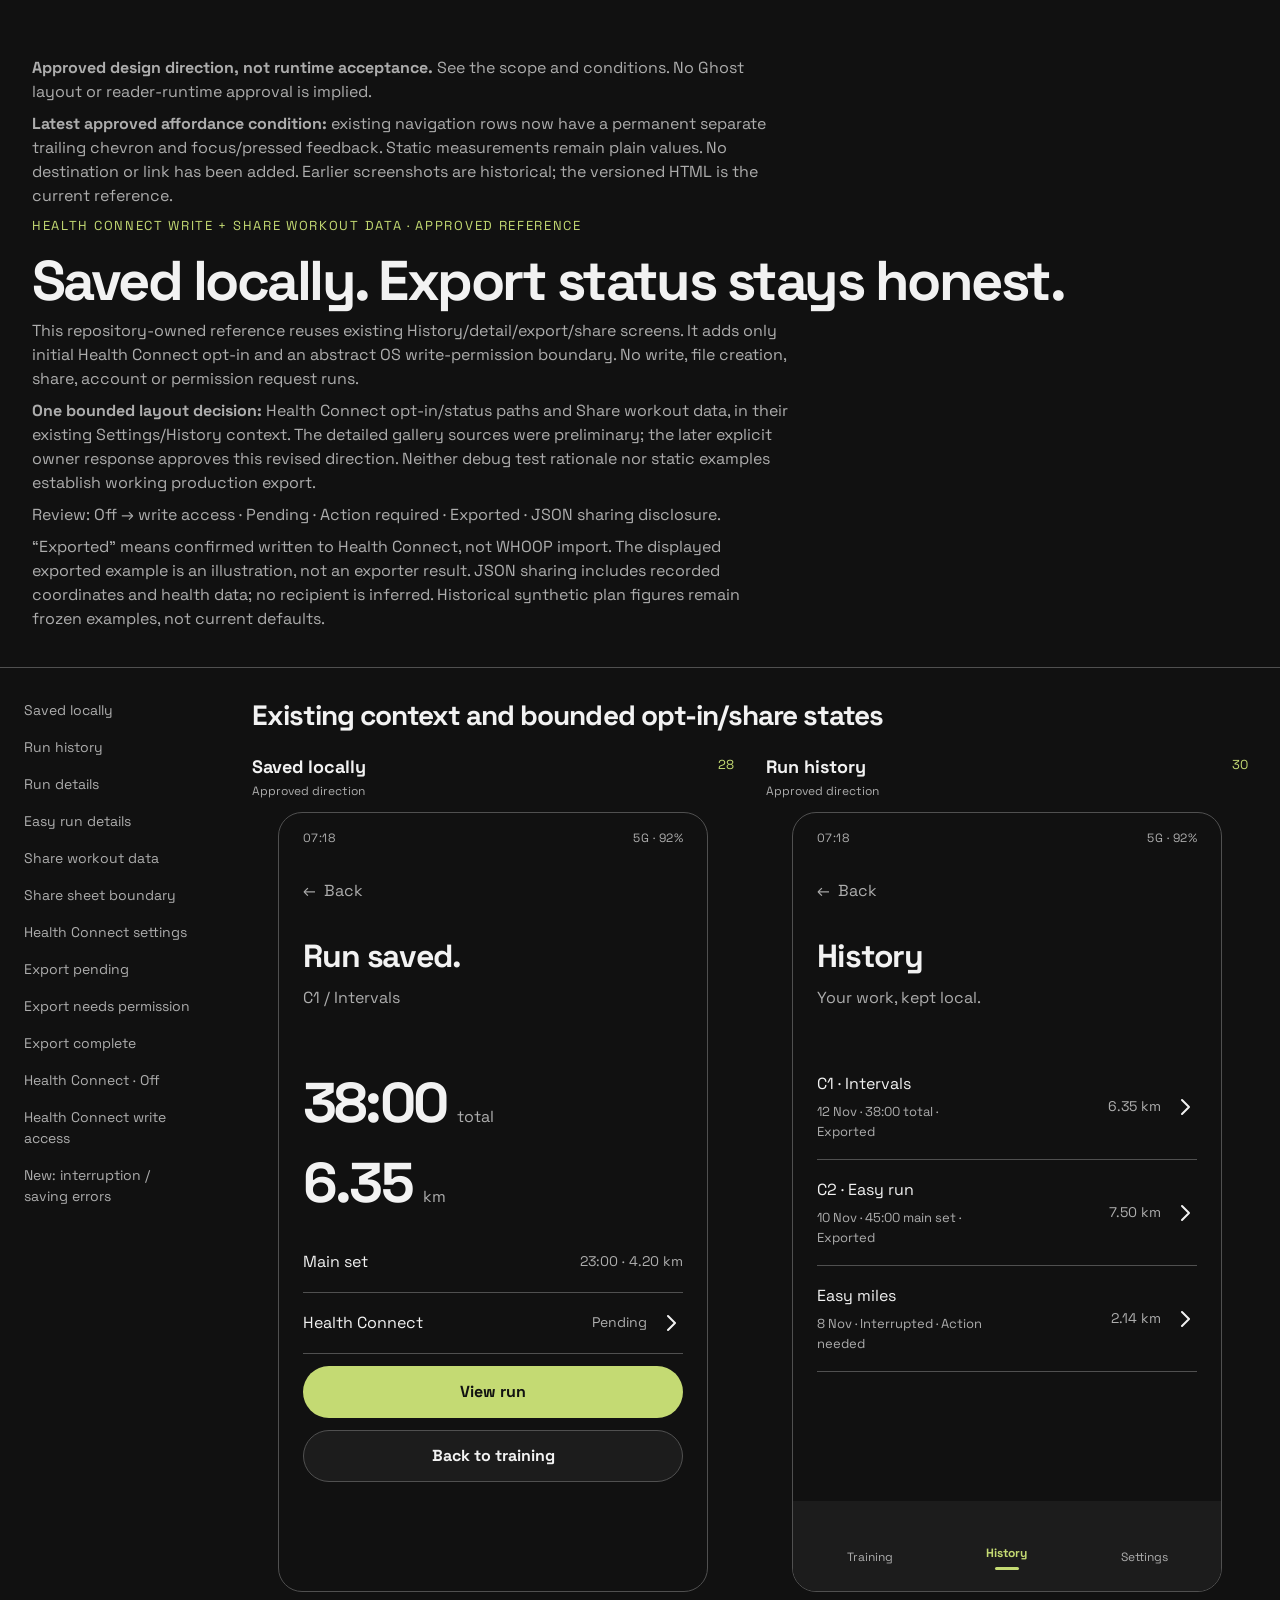
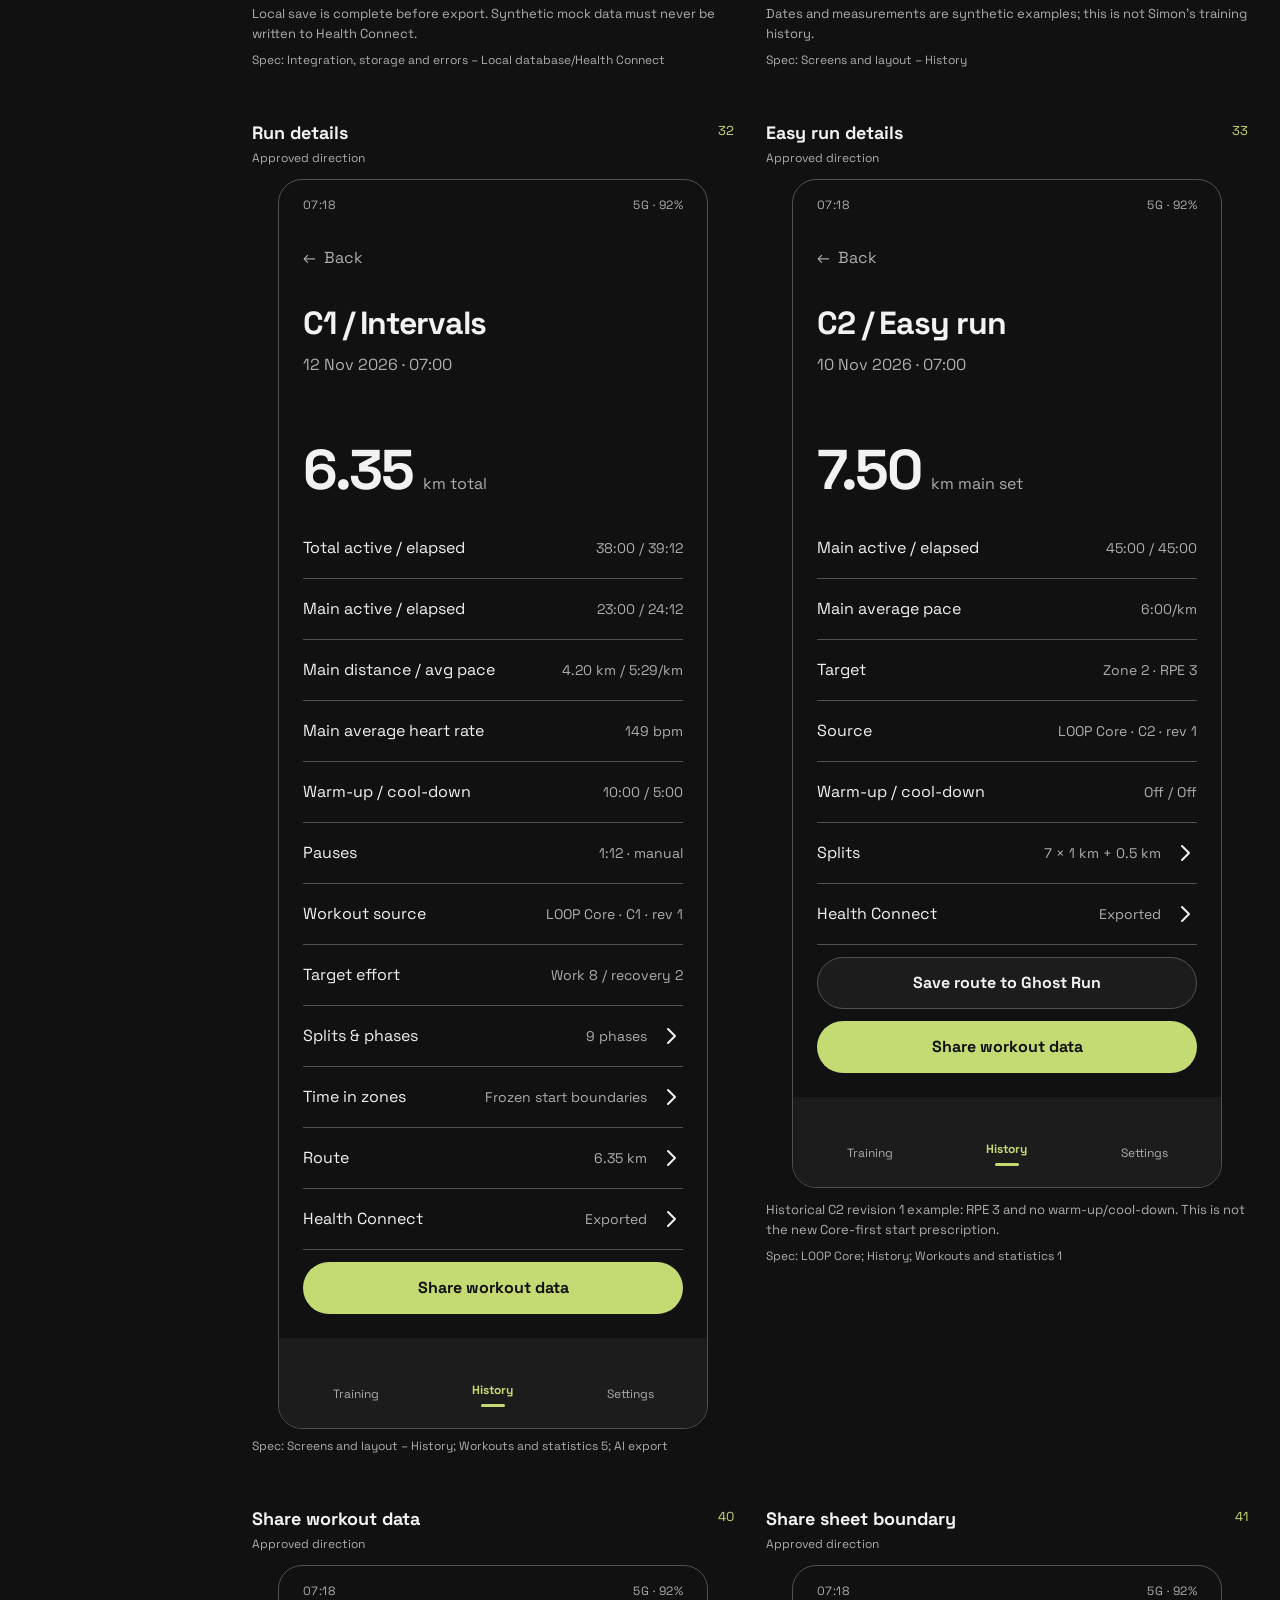
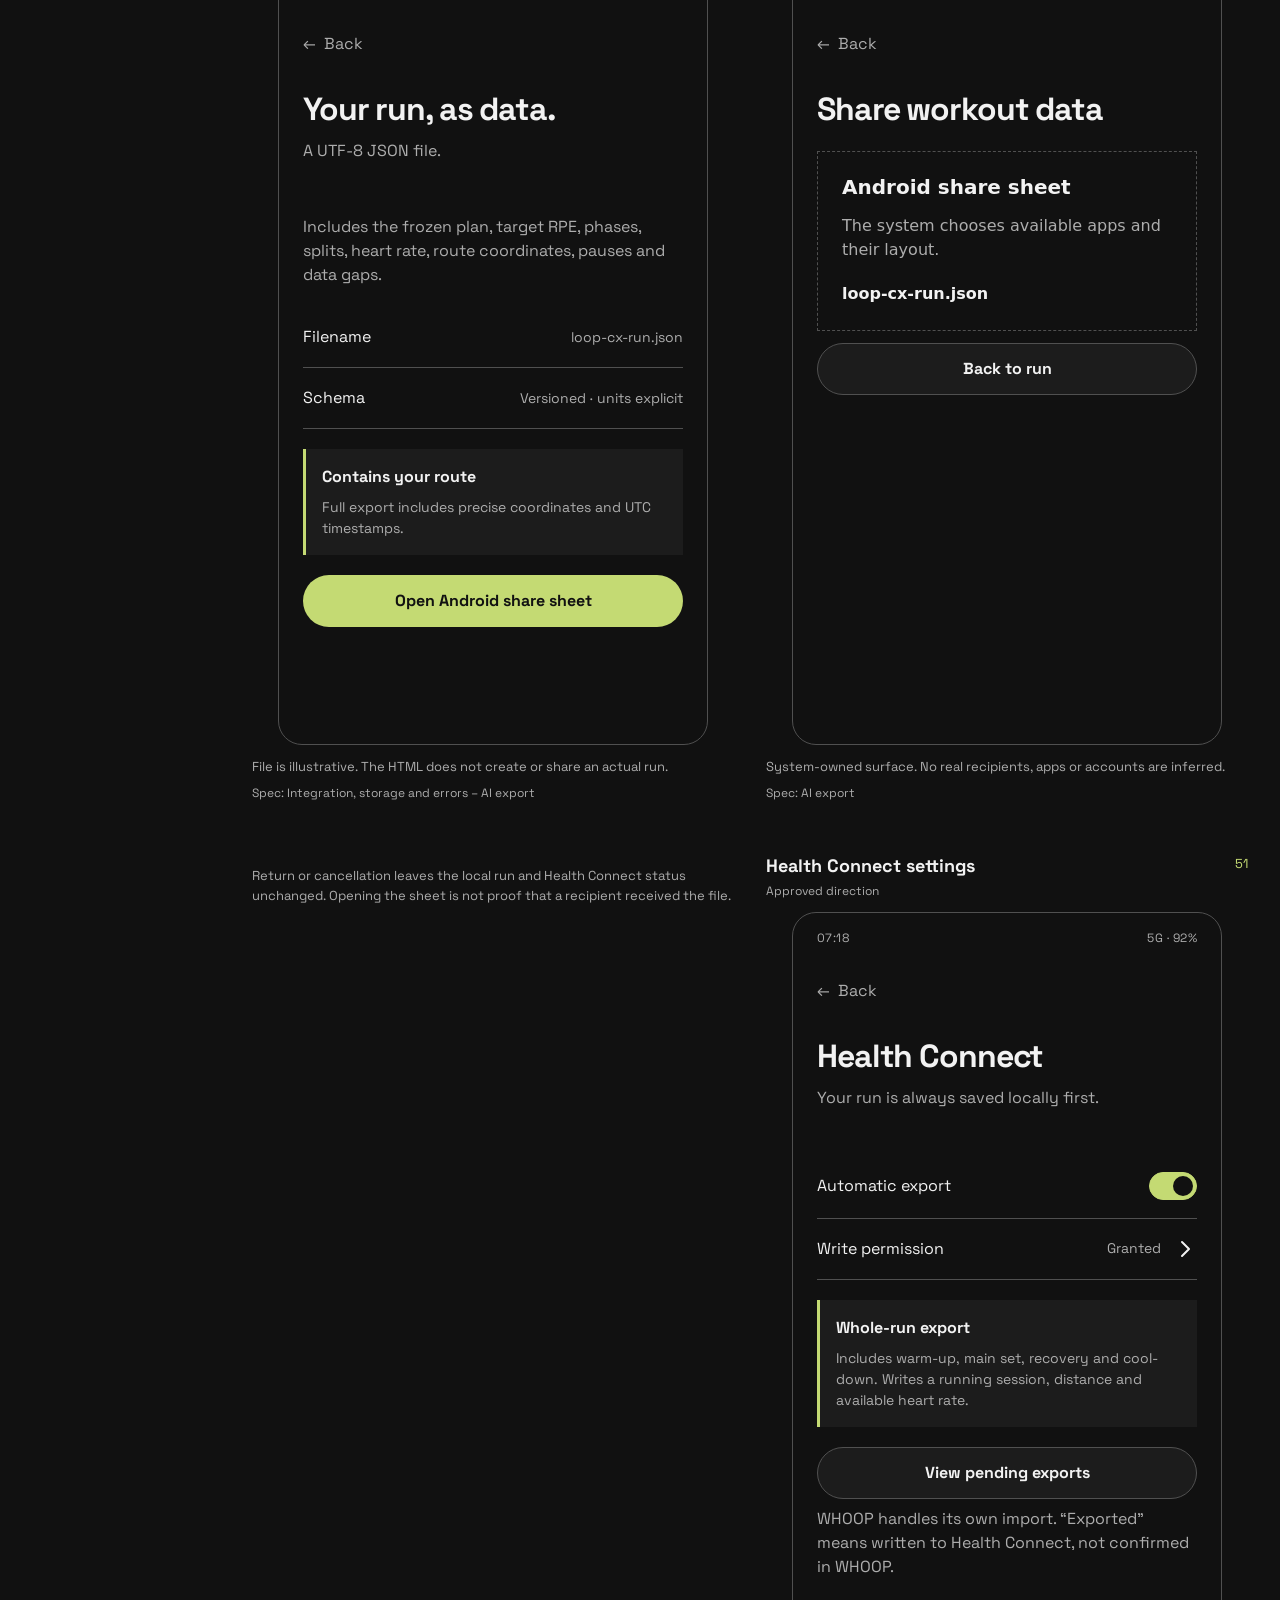
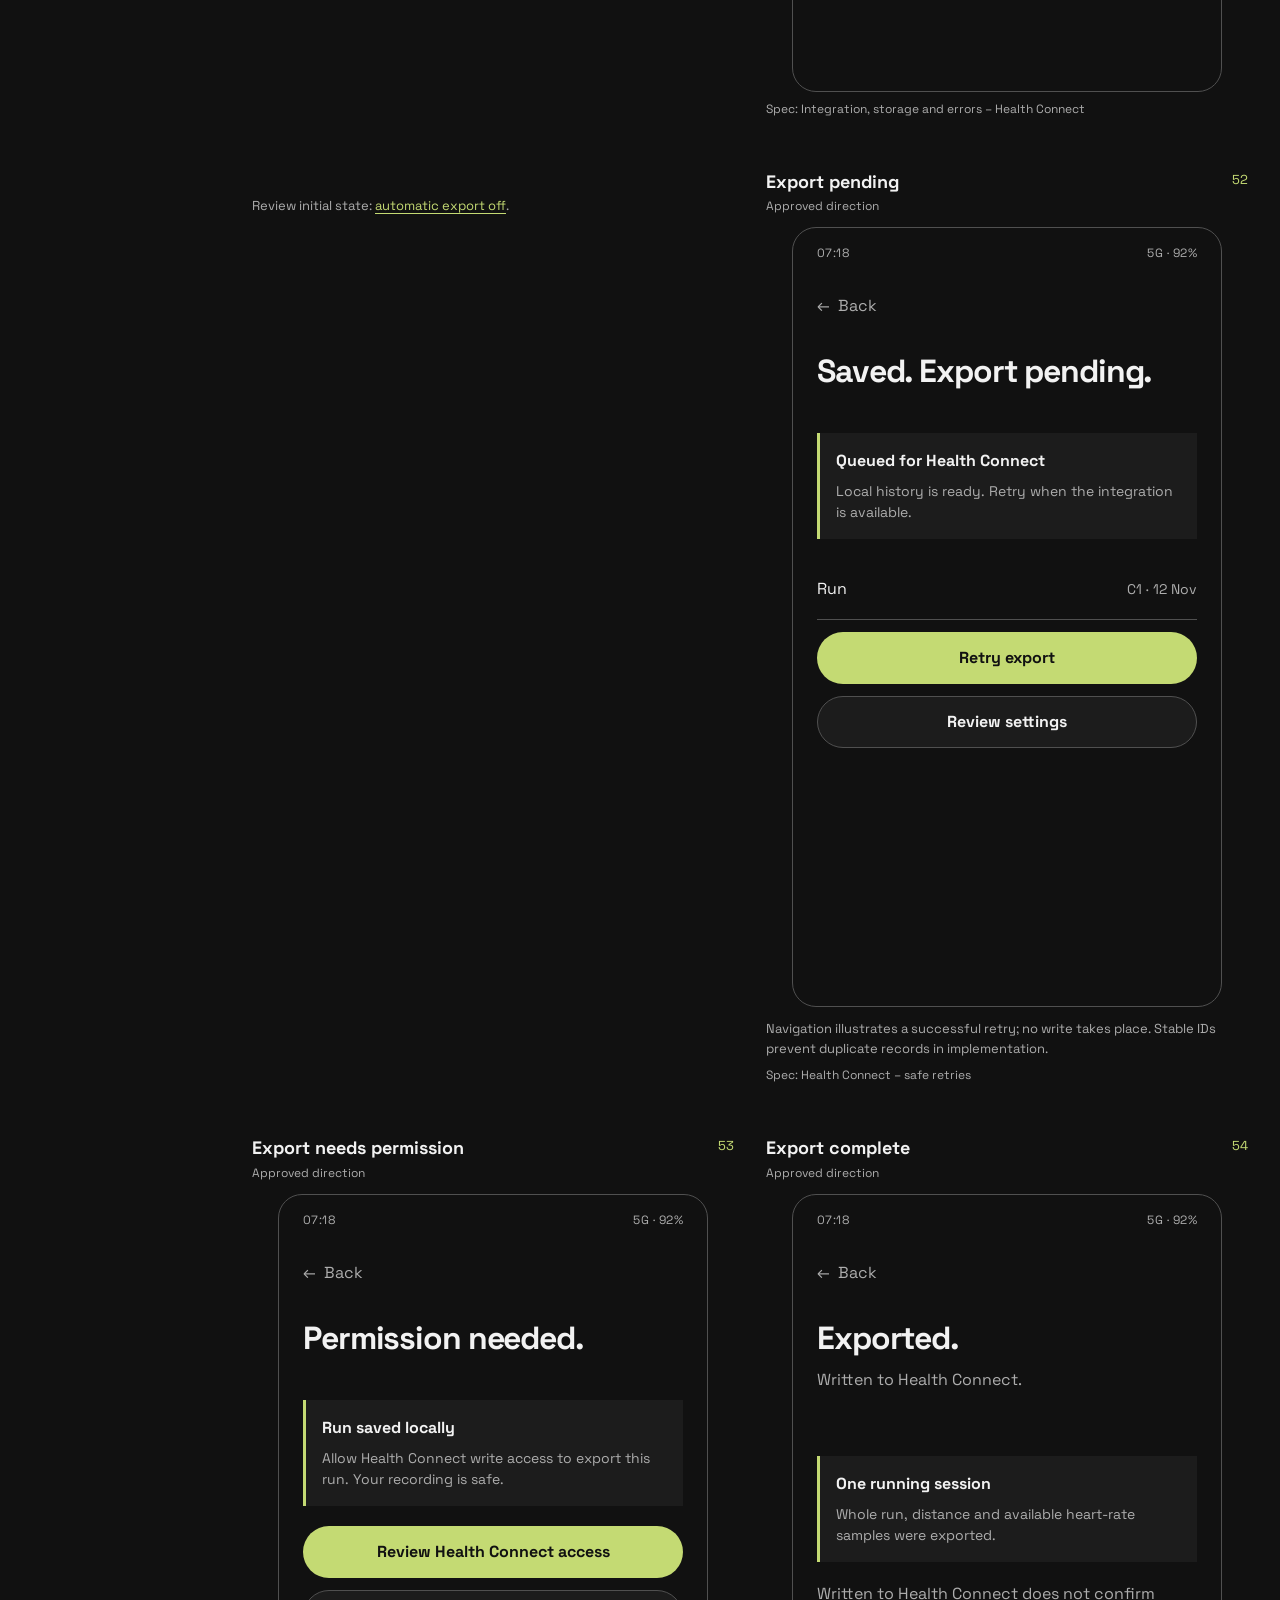
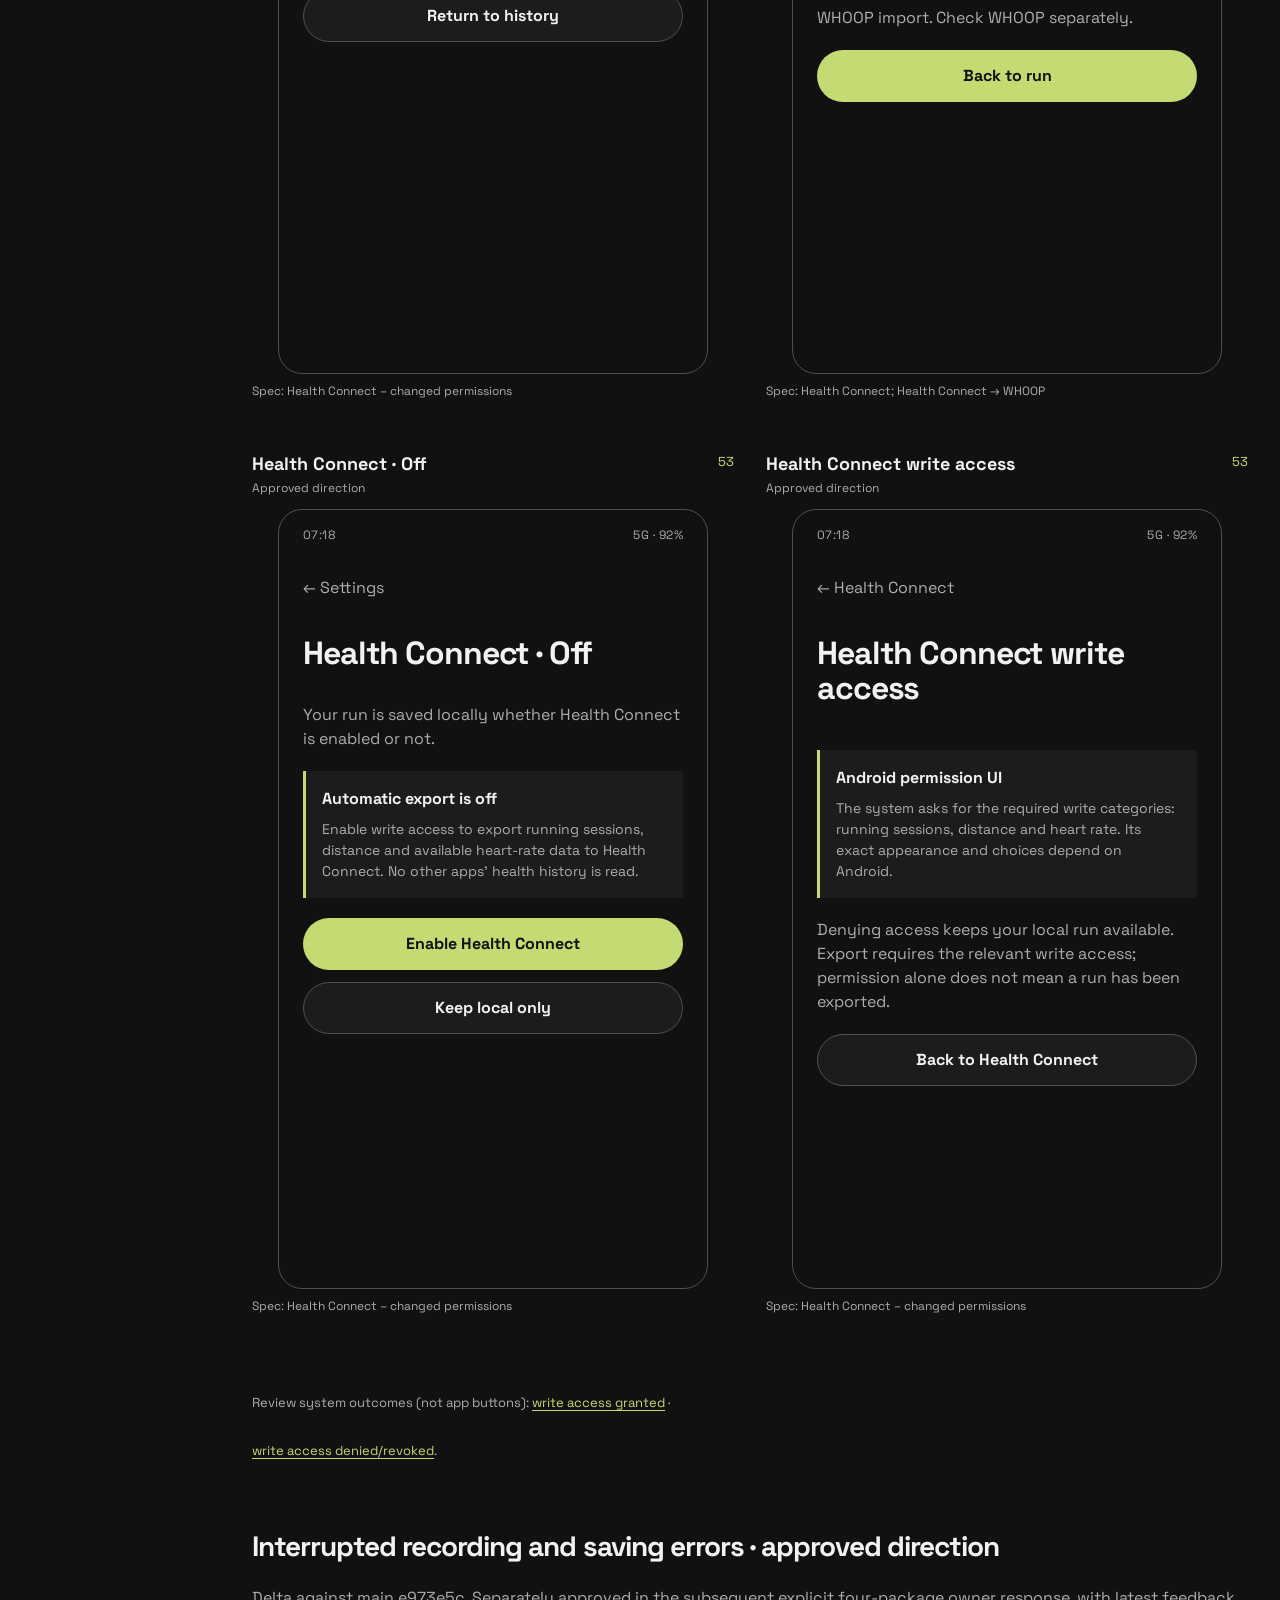
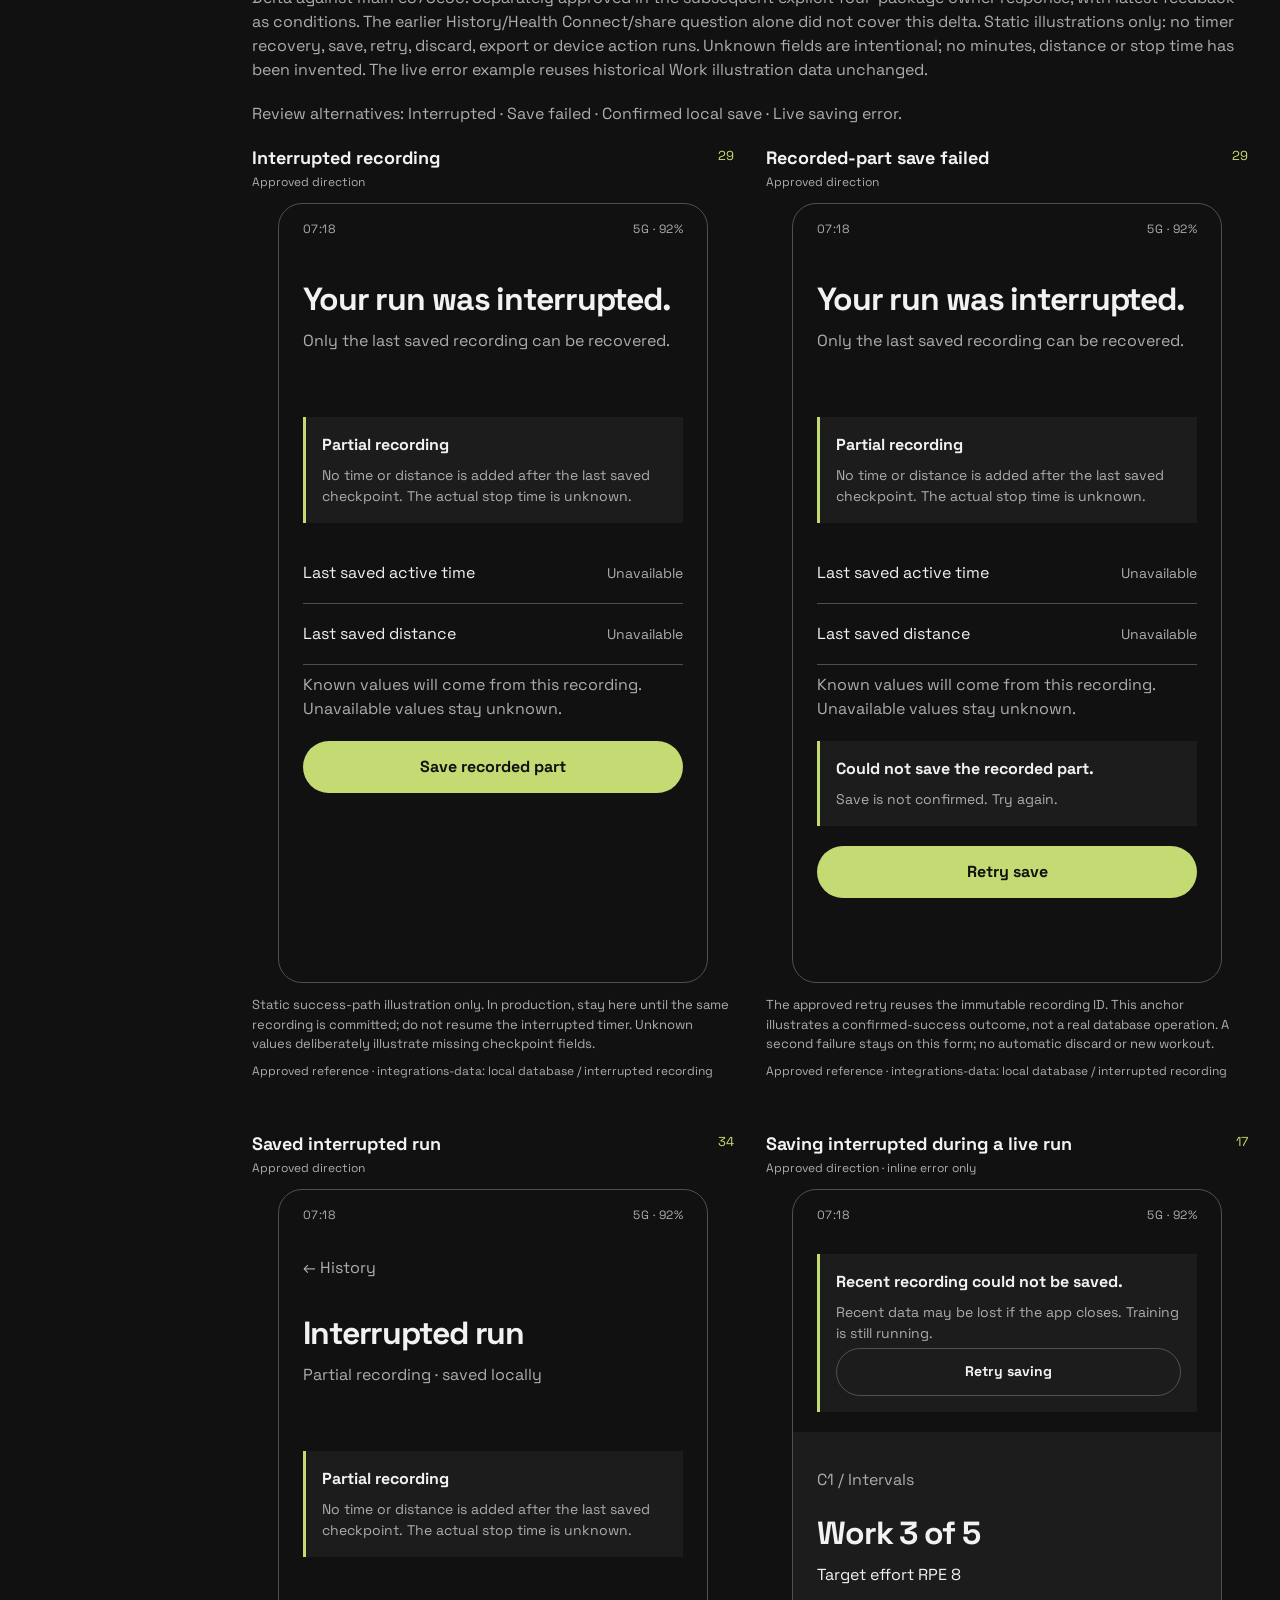
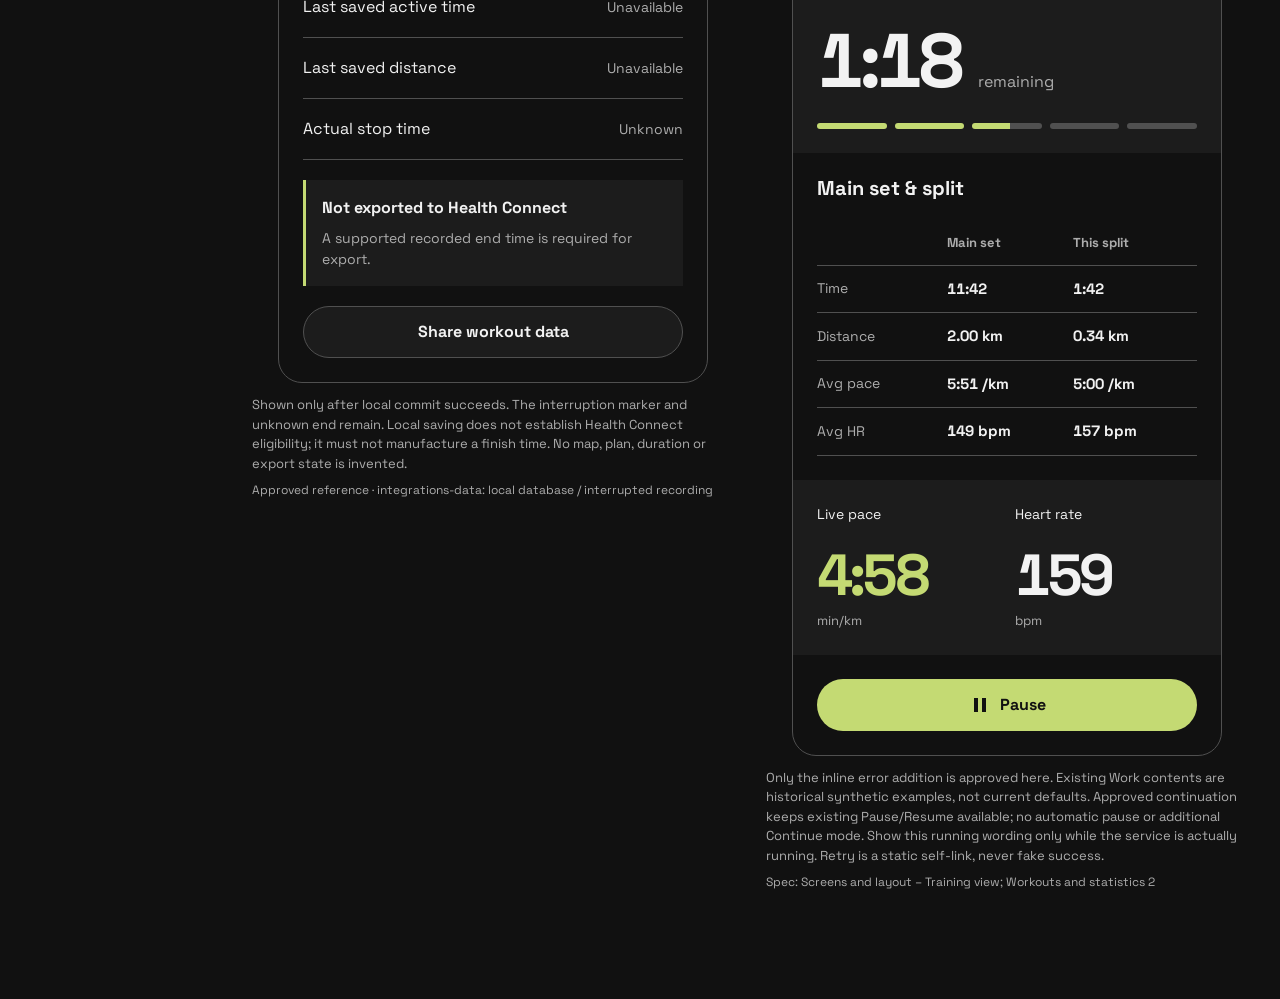
<file: design/mockups/health-export/index.html>
<!DOCTYPE html>
<html lang="en">
 <head>
  <meta charset="utf-8"/>
  <meta content="width=device-width, initial-scale=1" name="viewport"/>
  <meta content="dark" name="color-scheme"/>
  <title>Health Connect, sharing and recovery · approved reference</title>
  <link rel="stylesheet" href="style.css">
 </head><body><svg aria-hidden="true" style="position:absolute;width:0;height:0;overflow:hidden" xmlns="http://www.w3.org/2000/svg">
   <defs>
    <symbol id="icon-add" viewbox="0 0 24 24">
     <path d="M0 0h24v24H0z" fill="none">
     </path>
     <path d="M19 13h-6v6h-2v-6H5v-2h6V5h2v6h6v2z">
     </path>
    </symbol>
    <symbol id="icon-chevron_right" viewbox="0 0 24 24">
     <path d="M0 0h24v24H0z" fill="none">
     </path>
     <path d="M10 6L8.59 7.41 13.17 12l-4.58 4.59L10 18l6-6z">
     </path>
    </symbol>
    <symbol id="icon-directions_run" viewbox="0 0 24 24">
     <path d="M0 0h24v24H0z" fill="none">
     </path>
     <path d="M13.49 5.48c1.1 0 2-.9 2-2s-.9-2-2-2-2 .9-2 2 .9 2 2 2zm-3.6 13.9l1-4.4 2.1 2v6h2v-7.5l-2.1-2 .6-3c1.3 1.5 3.3 2.5 5.5 2.5v-2c-1.9 0-3.5-1-4.3-2.4l-1-1.6c-.4-.6-1-1-1.7-1-.3 0-.5.1-.8.1l-5.2 2.2v4.7h2v-3.4l1.8-.7-1.6 8.1-4.9-1-.4 2 7 1.4z">
     </path>
    </symbol>
    <symbol id="icon-history" viewbox="0 0 24 24">
     <path d="M0 0h24v24H0z" fill="none">
     </path>
     <path d="M13 3c-4.97 0-9 4.03-9 9H1l3.89 3.89.07.14L9 12H6c0-3.87 3.13-7 7-7s7 3.13 7 7-3.13 7-7 7c-1.93 0-3.68-.79-4.94-2.06l-1.42 1.42C8.27 19.99 10.51 21 13 21c4.97 0 9-4.03 9-9s-4.03-9-9-9zm-1 5v5l4.28 2.54.72-1.21-3.5-2.08V8H12z">
     </path>
    </symbol>
    <symbol id="icon-pause" viewbox="0 0 24 24">
     <path d="M0 0h24v24H0z" fill="none">
     </path>
     <path d="M6 19h4V5H6v14zm8-14v14h4V5h-4z">
     </path>
    </symbol>
    <symbol id="icon-play_arrow" viewbox="0 0 24 24">
     <path d="M0 0h24v24H0z" fill="none">
     </path>
     <path d="M8 5v14l11-7z">
     </path>
    </symbol>
    <symbol id="icon-settings" viewbox="0 0 24 24">
     <g>
      <path d="M0,0h24v24H0V0z" fill="none">
      </path>
      <path d="M19.14,12.94c0.04-0.3,0.06-0.61,0.06-0.94c0-0.32-0.02-0.64-0.07-0.94l2.03-1.58c0.18-0.14,0.23-0.41,0.12-0.61 l-1.92-3.32c-0.12-0.22-0.37-0.29-0.59-0.22l-2.39,0.96c-0.5-0.38-1.03-0.7-1.62-0.94L14.4,2.81c-0.04-0.24-0.24-0.41-0.48-0.41 h-3.84c-0.24,0-0.43,0.17-0.47,0.41L9.25,5.35C8.66,5.59,8.12,5.92,7.63,6.29L5.24,5.33c-0.22-0.08-0.47,0-0.59,0.22L2.74,8.87 C2.62,9.08,2.66,9.34,2.86,9.48l2.03,1.58C4.84,11.36,4.8,11.69,4.8,12s0.02,0.64,0.07,0.94l-2.03,1.58 c-0.18,0.14-0.23,0.41-0.12,0.61l1.92,3.32c0.12,0.22,0.37,0.29,0.59,0.22l2.39-0.96c0.5,0.38,1.03,0.7,1.62,0.94l0.36,2.54 c0.05,0.24,0.24,0.41,0.48,0.41h3.84c0.24,0,0.44-0.17,0.47-0.41l0.36-2.54c0.59-0.24,1.13-0.56,1.62-0.94l2.39,0.96 c0.22,0.08,0.47,0,0.59-0.22l1.92-3.32c0.12-0.22,0.07-0.47-0.12-0.61L19.14,12.94z M12,15.6c-1.98,0-3.6-1.62-3.6-3.6 s1.62-3.6,3.6-3.6s3.6,1.62,3.6,3.6S13.98,15.6,12,15.6z">
      </path>
     </g>
    </symbol>
   </defs>
  </svg><header class="review-header"><p><strong>Approved design direction, not runtime acceptance.</strong> See <a href="../../decision.md#m1-integration-approval">the scope and conditions</a>. No Ghost layout or reader-runtime approval is implied.</p><p><strong>Latest approved affordance condition:</strong> existing navigation rows now have a permanent separate trailing chevron and focus/pressed feedback. Static measurements remain plain values. No destination or link has been added. Earlier screenshots are historical; the versioned HTML is the current reference.</p><div class="review-kicker">Health Connect WRITE + Share workout data · approved reference</div><h1>Saved locally. Export status stays honest.</h1><p>This repository-owned reference reuses existing History/detail/export/share screens. It adds only initial Health Connect opt-in and an abstract OS write-permission boundary. No write, file creation, share, account or permission request runs.</p><p><strong>One bounded layout decision:</strong> Health Connect opt-in/status paths and Share workout data, in their existing Settings/History context. The detailed gallery sources were preliminary; the later explicit owner response approves this revised direction. Neither debug test rationale nor static examples establish working production export.</p><p>Review: <a href="#health-off">Off → write access</a> · <a href="#export-pending">Pending</a> · <a href="#export-action">Action required</a> · <a href="#exported">Exported</a> · <a href="#share">JSON sharing disclosure</a>.</p><p>“Exported” means confirmed written to Health Connect, not WHOOP import. The displayed exported example is an illustration, not an exporter result. JSON sharing includes recorded coordinates and health data; no recipient is inferred. Historical synthetic plan figures remain frozen examples, not current defaults.</p></header><div class="review-layout"><nav class="review-index" aria-label="Export review states"><a href="#saved">Saved locally</a><a href="#history">Run history</a><a href="#run-detail">Run details</a><a href="#c2-detail">Easy run details</a><a href="#share">Share workout data</a><a href="#share-sheet">Share sheet boundary</a><a href="#health-settings">Health Connect settings</a><a href="#export-pending">Export pending</a><a href="#export-action">Export needs permission</a><a href="#exported">Export complete</a><a href="#health-off">Health Connect · Off</a><a href="#health-write-request">Health Connect write access</a><a href="#recording-recovery-proposal">New: interruption / saving errors</a></nav><main class="gallery" id="gallery"><section class="review-group"><h2>Existing context and bounded opt-in/share states</h2><div class="screens"><article aria-labelledby="heading-saved" class="review-screen" id="saved">
       <header class="screen-heading">
        <div>
         <h3 id="heading-saved">
          Saved locally
         </h3>
         <span class="screen-status">
          Approved direction
         </span>
        </div>
        <a aria-label="Link to Saved locally" class="screen-index" href="#saved">
         28
        </a>
       </header>
       <div class="phone">
        <div aria-hidden="true" class="statusbar">
         <span>
          07:18
         </span>
         <span>
          5G · 92%
         </span>
        </div>
        <div class="phone-content">
         <header class="page-header">
          <a class="back" href="../index.html#training">
           ←
           <span>
            Back
           </span>
          </a>
          <h2>
           Run saved.
          </h2>
          <p>
           C1 / Intervals
          </p>
         </header>
         <div class="body">
          <p class="big-result">
           38:00
           <span>
            total
           </span>
          </p>
          <p class="big-result">
           6.35
           <span>
            km
           </span>
          </p>
          <div class="row">
           <span>
            Main set
           </span>
           <span class="row-value">
            23:00 · 4.20 km
           </span>
          </div>
          <a class="row" href="#export-pending">
           <span>
            Health Connect
           </span>
           <span class="row-value">
            Pending

           </span>
          <svg aria-hidden="true" focusable="false" class="navigation-indicator" viewBox="0 0 24 24"><path d="m9 5 7 7-7 7" fill="none" stroke="currentColor" stroke-width="2" stroke-linecap="round" stroke-linejoin="round"/></svg></a>
          <a class="action primary" href="#run-detail">
           View run
          </a>
          <a class="action secondary" href="../index.html#training">
           Back to training
          </a>
         </div>
        </div>
       </div>
       <p class="screen-note">
        Local save is complete before export. Synthetic mock data must never be written to Health Connect.
       </p>
       <p class="requirement">
        Spec: Integration, storage and errors – Local database/Health Connect
       </p>
      </article>
<article aria-labelledby="heading-history" class="review-screen" id="history">
       <header class="screen-heading">
        <div>
         <h3 id="heading-history">
          Run history
         </h3>
         <span class="screen-status">
          Approved direction
         </span>
        </div>
        <a aria-label="Link to Run history" class="screen-index" href="#history">
         30
        </a>
       </header>
       <div class="phone">
        <div aria-hidden="true" class="statusbar">
         <span>
          07:18
         </span>
         <span>
          5G · 92%
         </span>
        </div>
        <div class="phone-content">
         <header class="page-header">
          <a class="back" href="../index.html#training">
           ←
           <span>
            Back
           </span>
          </a>
          <h2>
           History
          </h2>
          <p>
           Your work, kept local.
          </p>
         </header>
         <div class="body">
          <a class="row" href="#run-detail">
           <span>
            C1 · Intervals
            <small>
             12 Nov · 38:00 total · Exported
            </small>
           </span>
           <span class="row-value">
            6.35 km

           </span>
          <svg aria-hidden="true" focusable="false" class="navigation-indicator" viewBox="0 0 24 24"><path d="m9 5 7 7-7 7" fill="none" stroke="currentColor" stroke-width="2" stroke-linecap="round" stroke-linejoin="round"/></svg></a>
          <a class="row" href="#c2-detail">
           <span>
            C2 · Easy run
            <small>
             10 Nov · 45:00 main set · Exported
            </small>
           </span>
           <span class="row-value">
            7.50 km

           </span>
          <svg aria-hidden="true" focusable="false" class="navigation-indicator" viewBox="0 0 24 24"><path d="m9 5 7 7-7 7" fill="none" stroke="currentColor" stroke-width="2" stroke-linecap="round" stroke-linejoin="round"/></svg></a>
          <a class="row" href="#interrupted-detail">
           <span>
            Easy miles
            <small>
             8 Nov · Interrupted · Action needed
            </small>
           </span>
           <span class="row-value">
            2.14 km

           </span>
          <svg aria-hidden="true" focusable="false" class="navigation-indicator" viewBox="0 0 24 24"><path d="m9 5 7 7-7 7" fill="none" stroke="currentColor" stroke-width="2" stroke-linecap="round" stroke-linejoin="round"/></svg></a>
         </div>
        </div>
        <nav aria-label="App" class="bottom-nav">
         <a href="../index.html#training">
          <svg aria-hidden="true" class="icon">
           <use href="../index.html#icon-directions_run">
           </use>
          </svg>
          <span>
           Training
          </span>
         </a>
         <a aria-current="page" href="#history">
          <svg aria-hidden="true" class="icon">
           <use href="../index.html#icon-history">
           </use>
          </svg>
          <span>
           History
          </span>
         </a>
         <a href="../index.html#settings">
          <svg aria-hidden="true" class="icon">
           <use href="../index.html#icon-settings">
           </use>
          </svg>
          <span>
           Settings
          </span>
         </a>
        </nav>
       </div>
       <p class="screen-note">
        Dates and measurements are synthetic examples; this is not Simon’s training history.
       </p>
       <p class="requirement">
        Spec: Screens and layout – History
       </p>
      </article>
<article aria-labelledby="heading-run-detail" class="review-screen" id="run-detail">
       <header class="screen-heading">
        <div>
         <h3 id="heading-run-detail">
          Run details
         </h3>
         <span class="screen-status">
          Approved direction
         </span>
        </div>
        <a aria-label="Link to Run details" class="screen-index" href="#run-detail">
         32
        </a>
       </header>
       <div class="phone">
        <div aria-hidden="true" class="statusbar">
         <span>
          07:18
         </span>
         <span>
          5G · 92%
         </span>
        </div>
        <div class="phone-content">
         <header class="page-header">
          <a class="back" href="#history">
           ←
           <span>
            Back
           </span>
          </a>
          <h2>
           C1 / Intervals
          </h2>
          <p>
           12 Nov 2026 · 07:00
          </p>
         </header>
         <div class="body">
          <p class="big-result">
           6.35
           <span>
            km total
           </span>
          </p>
          <div class="row">
           <span>
            Total active / elapsed
           </span>
           <span class="row-value">
            38:00 / 39:12
           </span>
          </div>
          <div class="row">
           <span>
            Main active / elapsed
           </span>
           <span class="row-value">
            23:00 / 24:12
           </span>
          </div>
          <div class="row">
           <span>
            Main distance / avg pace
           </span>
           <span class="row-value">
            4.20 km / 5:29/km
           </span>
          </div>
          <div class="row">
           <span>
            Main average heart rate
           </span>
           <span class="row-value">
            149 bpm
           </span>
          </div>
          <div class="row">
           <span>
            Warm-up / cool-down
           </span>
           <span class="row-value">
            10:00 / 5:00
           </span>
          </div>
          <div class="row">
           <span>
            Pauses
           </span>
           <span class="row-value">
            1:12 · manual
           </span>
          </div>
          <div class="row">
           <span>
            Workout source
           </span>
           <span class="row-value">
            LOOP Core · C1 · rev 1
           </span>
          </div>
          <div class="row">
           <span>
            Target effort
           </span>
           <span class="row-value">
            Work 8 / recovery 2
           </span>
          </div>
          <a class="row" href="../index.html#splits">
           <span>
            Splits &amp; phases
           </span>
           <span class="row-value">
            9 phases

           </span>
          <svg aria-hidden="true" focusable="false" class="navigation-indicator" viewBox="0 0 24 24"><path d="m9 5 7 7-7 7" fill="none" stroke="currentColor" stroke-width="2" stroke-linecap="round" stroke-linejoin="round"/></svg></a>
          <a class="row" href="../index.html#zone-history">
           <span>
            Time in zones
           </span>
           <span class="row-value">
            Frozen start boundaries

           </span>
          <svg aria-hidden="true" focusable="false" class="navigation-indicator" viewBox="0 0 24 24"><path d="m9 5 7 7-7 7" fill="none" stroke="currentColor" stroke-width="2" stroke-linecap="round" stroke-linejoin="round"/></svg></a>
          <a class="row" href="../index.html#route">
           <span>
            Route
           </span>
           <span class="row-value">
            6.35 km

           </span>
          <svg aria-hidden="true" focusable="false" class="navigation-indicator" viewBox="0 0 24 24"><path d="m9 5 7 7-7 7" fill="none" stroke="currentColor" stroke-width="2" stroke-linecap="round" stroke-linejoin="round"/></svg></a>
          <a class="row" href="#exported">
           <span>
            Health Connect
           </span>
           <span class="row-value">
            Exported

           </span>
          <svg aria-hidden="true" focusable="false" class="navigation-indicator" viewBox="0 0 24 24"><path d="m9 5 7 7-7 7" fill="none" stroke="currentColor" stroke-width="2" stroke-linecap="round" stroke-linejoin="round"/></svg></a>
          <a class="action primary" href="#share">
           Share workout data
          </a>
         </div>
        </div>
        <nav aria-label="App" class="bottom-nav">
         <a href="../index.html#training">
          <svg aria-hidden="true" class="icon">
           <use href="../index.html#icon-directions_run">
           </use>
          </svg>
          <span>
           Training
          </span>
         </a>
         <a aria-current="page" href="#history">
          <svg aria-hidden="true" class="icon">
           <use href="../index.html#icon-history">
           </use>
          </svg>
          <span>
           History
          </span>
         </a>
         <a href="../index.html#settings">
          <svg aria-hidden="true" class="icon">
           <use href="../index.html#icon-settings">
           </use>
          </svg>
          <span>
           Settings
          </span>
         </a>
        </nav>
       </div>
       <p class="requirement">
        Spec: Screens and layout – History; Workouts and statistics 5; AI export
       </p>
      </article>
<article aria-labelledby="heading-c2-detail" class="review-screen" id="c2-detail">
       <header class="screen-heading">
        <div>
         <h3 id="heading-c2-detail">
          Easy run details
         </h3>
         <span class="screen-status">
          Approved direction
         </span>
        </div>
        <a aria-label="Link to Easy run details" class="screen-index" href="#c2-detail">
         33
        </a>
       </header>
       <div class="phone">
        <div aria-hidden="true" class="statusbar">
         <span>
          07:18
         </span>
         <span>
          5G · 92%
         </span>
        </div>
        <div class="phone-content">
         <header class="page-header">
          <a class="back" href="#history">
           ←
           <span>
            Back
           </span>
          </a>
          <h2>
           C2 / Easy run
          </h2>
          <p>
           10 Nov 2026 · 07:00
          </p>
         </header>
         <div class="body">
          <p class="big-result">
           7.50
           <span>
            km main set
           </span>
          </p>
          <div class="row">
           <span>
            Main active / elapsed
           </span>
           <span class="row-value">
            45:00 / 45:00
           </span>
          </div>
          <div class="row">
           <span>
            Main average pace
           </span>
           <span class="row-value">
            6:00/km
           </span>
          </div>
          <div class="row">
           <span>
            Target
           </span>
           <span class="row-value">
            Zone 2 · RPE 3
           </span>
          </div>
          <div class="row">
           <span>
            Source
           </span>
           <span class="row-value">
            LOOP Core · C2 · rev 1
           </span>
          </div>
          <div class="row">
           <span>
            Warm-up / cool-down
           </span>
           <span class="row-value">
            Off / Off
           </span>
          </div>
          <a class="row" href="../index.html#continuous-splits">
           <span>
            Splits
           </span>
           <span class="row-value">
            7 × 1 km + 0.5 km

           </span>
          <svg aria-hidden="true" focusable="false" class="navigation-indicator" viewBox="0 0 24 24"><path d="m9 5 7 7-7 7" fill="none" stroke="currentColor" stroke-width="2" stroke-linecap="round" stroke-linejoin="round"/></svg></a>
          <a class="row" href="#exported">
           <span>
            Health Connect
           </span>
           <span class="row-value">
            Exported

           </span>
          <svg aria-hidden="true" focusable="false" class="navigation-indicator" viewBox="0 0 24 24"><path d="m9 5 7 7-7 7" fill="none" stroke="currentColor" stroke-width="2" stroke-linecap="round" stroke-linejoin="round"/></svg></a>
          <a class="action secondary" href="../index.html#ghost-save">Save route to Ghost Run</a>
          <a class="action primary" href="#share">
           Share workout data
          </a>
         </div>
        </div>
        <nav aria-label="App" class="bottom-nav">
         <a href="../index.html#training">
          <svg aria-hidden="true" class="icon">
           <use href="../index.html#icon-directions_run">
           </use>
          </svg>
          <span>
           Training
          </span>
         </a>
         <a aria-current="page" href="#history">
          <svg aria-hidden="true" class="icon">
           <use href="../index.html#icon-history">
           </use>
          </svg>
          <span>
           History
          </span>
         </a>
         <a href="../index.html#settings">
          <svg aria-hidden="true" class="icon">
           <use href="../index.html#icon-settings">
           </use>
          </svg>
          <span>
           Settings
          </span>
         </a>
        </nav>
       </div>
       <p class="screen-note">
        Historical C2 revision 1 example: RPE 3 and no warm-up/cool-down. This is not the new Core-first start prescription.
       </p>
       <p class="requirement">
        Spec: LOOP Core; History; Workouts and statistics 1
       </p>
      </article>
<article aria-labelledby="heading-share" class="review-screen" id="share">
       <header class="screen-heading">
        <div>
         <h3 id="heading-share">
          Share workout data
         </h3>
         <span class="screen-status">
          Approved direction
         </span>
        </div>
        <a aria-label="Link to Share workout data" class="screen-index" href="#share">
         40
        </a>
       </header>
       <div class="phone">
        <div aria-hidden="true" class="statusbar">
         <span>
          07:18
         </span>
         <span>
          5G · 92%
         </span>
        </div>
        <div class="phone-content">
         <header class="page-header">
          <a class="back" href="#run-detail">
           ←
           <span>
            Back
           </span>
          </a>
          <h2>
           Your run, as data.
          </h2>
          <p>
           A UTF-8 JSON file.
          </p>
         </header>
         <div class="body">
          <p>
           Includes the frozen plan, target RPE, phases, splits, heart rate, route coordinates, pauses and data gaps.
          </p>
          <div class="row">
           <span>
            Filename
           </span>
           <span class="row-value">
            loop-cx-run.json
           </span>
          </div>
          <div class="row">
           <span>
            Schema
           </span>
           <span class="row-value">
            Versioned · units explicit
           </span>
          </div>
          <aside class="notice">
           <strong>
            Contains your route
           </strong>
           <p>
            Full export includes precise coordinates and UTC timestamps.
           </p>
          </aside>
          <a class="action primary" href="#share-sheet">
           Open Android share sheet
          </a>
         </div>
        </div>
       </div>
       <p class="screen-note">
        File is illustrative. The HTML does not create or share an actual run.
       </p>
       <p class="requirement">
        Spec: Integration, storage and errors – AI export
       </p>
      </article>
<article aria-labelledby="heading-share-sheet" class="review-screen" id="share-sheet">
       <header class="screen-heading">
        <div>
         <h3 id="heading-share-sheet">
          Share sheet boundary
         </h3>
         <span class="screen-status">
          Approved direction
         </span>
        </div>
        <a aria-label="Link to Share sheet boundary" class="screen-index" href="#share-sheet">
         41
        </a>
       </header>
       <div class="phone">
        <div aria-hidden="true" class="statusbar">
         <span>
          07:18
         </span>
         <span>
          5G · 92%
         </span>
        </div>
        <div class="phone-content">
         <header class="page-header">
          <a class="back" href="#share">
           ←
           <span>
            Back
           </span>
          </a>
          <h2>
           Share workout data
          </h2>
         </header>
         <div class="body">
          <div class="system-boundary">
           <h3>
            Android share sheet
           </h3>
           <p>
            The system chooses available apps and their layout.
           </p>
           <strong>
            loop-cx-run.json
           </strong>
          </div>
          <a class="action secondary" href="#run-detail">
           Back to run
          </a>
         </div>
        </div>
       </div>
       <p class="screen-note">
        System-owned surface. No real recipients, apps or accounts are inferred.
       </p>
       <p class="requirement">
        Spec: AI export
       </p>
      </article>
<p class="screen-note">Return or cancellation leaves the local run and Health Connect status unchanged. Opening the sheet is not proof that a recipient received the file.</p>
<article aria-labelledby="heading-health-settings" class="review-screen" id="health-settings">
       <header class="screen-heading">
        <div>
         <h3 id="heading-health-settings">
          Health Connect settings
         </h3>
         <span class="screen-status">
          Approved direction
         </span>
        </div>
        <a aria-label="Link to Health Connect settings" class="screen-index" href="#health-settings">
         51
        </a>
       </header>
       <div class="phone">
        <div aria-hidden="true" class="statusbar">
         <span>
          07:18
         </span>
         <span>
          5G · 92%
         </span>
        </div>
        <div class="phone-content">
         <header class="page-header">
          <a class="back" href="../index.html#settings">
           ←
           <span>
            Back
           </span>
          </a>
          <h2>
           Health Connect
          </h2>
          <p>
           Your run is always saved locally first.
          </p>
         </header>
         <div class="body">
          <div class="row">
           <span>
            Automatic export
           </span>
           <span aria-label="Automatic export: on" class="switch on" role="img">
            <i>
            </i>
           </span>
          </div>
          <a class="row" href="#export-action">
           <span>
            Write permission
           </span>
           <span class="row-value">
            Granted

           </span>
          <svg aria-hidden="true" focusable="false" class="navigation-indicator" viewBox="0 0 24 24"><path d="m9 5 7 7-7 7" fill="none" stroke="currentColor" stroke-width="2" stroke-linecap="round" stroke-linejoin="round"/></svg></a>
          <aside class="notice">
           <strong>
            Whole-run export
           </strong>
           <p>
            Includes warm-up, main set, recovery and cool-down. Writes a running session, distance and available heart rate.
           </p>
          </aside>
          <a class="action secondary" href="#export-pending">
           View pending exports
          </a>
          <p>
           WHOOP handles its own import. “Exported” means written to Health Connect, not confirmed in WHOOP.
          </p>
         </div>
        </div>
       </div>
       <p class="requirement">
        Spec: Integration, storage and errors – Health Connect
       </p>
      </article>
<p class="screen-note review-links">Review initial state: <a href="#health-off">automatic export off</a>.</p>
<article aria-labelledby="heading-export-pending" class="review-screen" id="export-pending">
       <header class="screen-heading">
        <div>
         <h3 id="heading-export-pending">
          Export pending
         </h3>
         <span class="screen-status">
          Approved direction
         </span>
        </div>
        <a aria-label="Link to Export pending" class="screen-index" href="#export-pending">
         52
        </a>
       </header>
       <div class="phone">
        <div aria-hidden="true" class="statusbar">
         <span>
          07:18
         </span>
         <span>
          5G · 92%
         </span>
        </div>
        <div class="phone-content">
         <header class="page-header">
          <a class="back" href="#run-detail">
           ←
           <span>
            Back
           </span>
          </a>
          <h2>
           Saved. Export pending.
          </h2>
         </header>
         <div class="body">
          <aside class="notice">
           <strong>
            Queued for Health Connect
           </strong>
           <p>
            Local history is ready. Retry when the integration is available.
           </p>
          </aside>
          <div class="row">
           <span>
            Run
           </span>
           <span class="row-value">
            C1 · 12 Nov
           </span>
          </div>
          <a class="action primary" href="#exported">
           Retry export
          </a>
          <a class="action secondary" href="#health-settings">
           Review settings
          </a>
         </div>
        </div>
       </div>
       <p class="screen-note">
        Navigation illustrates a successful retry; no write takes place. Stable IDs prevent duplicate records in implementation.
       </p>
       <p class="requirement">
        Spec: Health Connect – safe retries
       </p>
      </article>
<article aria-labelledby="heading-export-action" class="review-screen" id="export-action">
       <header class="screen-heading">
        <div>
         <h3 id="heading-export-action">
          Export needs permission
         </h3>
         <span class="screen-status">
          Approved direction
         </span>
        </div>
        <a aria-label="Link to Export needs permission" class="screen-index" href="#export-action">
         53
        </a>
       </header>
       <div class="phone">
        <div aria-hidden="true" class="statusbar">
         <span>
          07:18
         </span>
         <span>
          5G · 92%
         </span>
        </div>
        <div class="phone-content">
         <header class="page-header">
          <a class="back" href="#run-detail">
           ←
           <span>
            Back
           </span>
          </a>
          <h2>
           Permission needed.
          </h2>
         </header>
         <div class="body">
          <aside class="notice">
           <strong>
            Run saved locally
           </strong>
           <p>
            Allow Health Connect write access to export this run. Your recording is safe.
           </p>
          </aside>
          <a class="action primary" href="#health-settings">
           Review Health Connect access
          </a>
          <a class="action secondary" href="#history">
           Return to history
          </a>
         </div>
        </div>
       </div>
       <p class="requirement">
        Spec: Health Connect – changed permissions
       </p>
      </article>
<article aria-labelledby="heading-exported" class="review-screen" id="exported">
       <header class="screen-heading">
        <div>
         <h3 id="heading-exported">
          Export complete
         </h3>
         <span class="screen-status">
          Approved direction
         </span>
        </div>
        <a aria-label="Link to Export complete" class="screen-index" href="#exported">
         54
        </a>
       </header>
       <div class="phone">
        <div aria-hidden="true" class="statusbar">
         <span>
          07:18
         </span>
         <span>
          5G · 92%
         </span>
        </div>
        <div class="phone-content">
         <header class="page-header">
          <a class="back" href="#run-detail">
           ←
           <span>
            Back
           </span>
          </a>
          <h2>
           Exported.
          </h2>
          <p>
           Written to Health Connect.
          </p>
         </header>
         <div class="body">
          <aside class="notice">
           <strong>
            One running session
           </strong>
           <p>
            Whole run, distance and available heart-rate samples were exported.
           </p>
          </aside>
          <p>
           Written to Health Connect does not confirm WHOOP import. Check WHOOP separately.
          </p>
          <a class="action primary" href="#run-detail">
           Back to run
          </a>
         </div>
        </div>
       </div>
       <p class="requirement">
        Spec: Health Connect; Health Connect → WHOOP
       </p>
      </article>
<article aria-labelledby="heading-health-off" class="review-screen" id="health-off">
       <header class="screen-heading">
        <div>
         <h3 id="heading-health-off">
          Health Connect · Off
         </h3>
         <span class="screen-status">
          Approved direction
         </span>
        </div>
        <a aria-label="Link to Health Connect · Off" class="screen-index" href="#health-off">
         53
        </a>
       </header>
       <div class="phone">
        <div aria-hidden="true" class="statusbar">
         <span>
          07:18
         </span>
         <span>
          5G · 92%
         </span>
        </div>
        <div class="phone-content">
    <header class="page-header"><a class="back" href="../index.html#settings">← Settings</a><h2>Health Connect · Off</h2></header>
         <div class="body"><p>Your run is saved locally whether Health Connect is enabled or not.</p><aside class="notice"><strong>Automatic export is off</strong><p>Enable write access to export running sessions, distance and available heart-rate data to Health Connect. No other apps’ health history is read.</p></aside><a class="action primary" href="#health-write-request">Enable Health Connect</a><a class="action secondary" href="#history">Keep local only</a>
         </div>
        </div>
       </div>
       <p class="requirement">
        Spec: Health Connect – changed permissions
       </p>
      </article>
<article aria-labelledby="heading-health-write-request" class="review-screen" id="health-write-request">
       <header class="screen-heading">
        <div>
         <h3 id="heading-health-write-request">
          Health Connect write access
         </h3>
         <span class="screen-status">
          Approved direction
         </span>
        </div>
        <a aria-label="Link to Health Connect write access" class="screen-index" href="#health-write-request">
         53
        </a>
       </header>
       <div class="phone">
        <div aria-hidden="true" class="statusbar">
         <span>
          07:18
         </span>
         <span>
          5G · 92%
         </span>
        </div>
        <div class="phone-content">
    <header class="page-header"><a class="back" href="#health-off">← Health Connect</a><h2>Health Connect write access</h2></header>
         <div class="body"><aside class="notice"><strong>Android permission UI</strong><p>The system asks for the required write categories: running sessions, distance and heart rate. Its exact appearance and choices depend on Android.</p></aside><p>Denying access keeps your local run available. Export requires the relevant write access; permission alone does not mean a run has been exported.</p><a class="action secondary" href="#health-off">Back to Health Connect</a>
         </div>
        </div>
       </div>
       <p class="requirement">
        Spec: Health Connect – changed permissions
       </p>
      </article>
<p class="screen-note review-links">Review system outcomes (not app buttons): <a href="#health-settings">write access granted</a> · <a href="#export-action">write access denied/revoked</a>.</p></div></section><section class="review-group" id="recording-recovery-proposal"><h2>Interrupted recording and saving errors · approved direction</h2><p>Delta against main e973e5c. Separately approved in the subsequent explicit four-package owner response, with latest feedback as conditions. The earlier History/Health Connect/share question alone did not cover this delta. Static illustrations only: no timer recovery, save, retry, discard, export or device action runs. Unknown fields are intentional; no minutes, distance or stop time has been invented. The live error example reuses historical Work illustration data unchanged.</p><p>Review alternatives: <a href="#interrupted">Interrupted</a> · <a href="#interrupted-save-error">Save failed</a> · <a href="#interrupted-detail">Confirmed local save</a> · <a href="#storage-error">Live saving error</a>.</p><div class="screens"><article aria-labelledby="heading-interrupted" class="review-screen" id="interrupted">
       <header class="screen-heading">
        <div>
         <h3 id="heading-interrupted">Interrupted recording</h3>
         <span class="screen-status">
          Approved direction
         </span>
        </div>
        <a aria-label="Link to Interrupted recording" class="screen-index" href="#interrupted">
         29
        </a>
       </header>
       <div class="phone">
        <div aria-hidden="true" class="statusbar">
         <span>
          07:18
         </span>
         <span>
          5G · 92%
         </span>
        </div>
        <div class="phone-content"><header class="page-header"><h2>Your run was interrupted.</h2><p>Only the last saved recording can be recovered.</p></header><div class="body"><aside class="notice"><strong>Partial recording</strong><p>No time or distance is added after the last saved checkpoint. The actual stop time is unknown.</p></aside><div class="row"><span>Last saved active time</span><span class="row-value">Unavailable</span></div><div class="row"><span>Last saved distance</span><span class="row-value">Unavailable</span></div><p>Known values will come from this recording. Unavailable values stay unknown.</p><a class="action primary" href="#interrupted-detail">Save recorded part</a></div>
        </div>
       </div><p class="screen-note">Static success-path illustration only. In production, stay here until the same recording is committed; do not resume the interrupted timer. Unknown values deliberately illustrate missing checkpoint fields.</p><p class="requirement">Approved reference · integrations-data: local database / interrupted recording</p></article><article aria-labelledby="heading-interrupted-save-error" class="review-screen" id="interrupted-save-error">
       <header class="screen-heading">
        <div>
         <h3 id="heading-interrupted-save-error">Recorded-part save failed</h3>
         <span class="screen-status">
          Approved direction
         </span>
        </div>
        <a aria-label="Link to Interrupted recording" class="screen-index" href="#interrupted">
         29
        </a>
       </header>
       <div class="phone">
        <div aria-hidden="true" class="statusbar">
         <span>
          07:18
         </span>
         <span>
          5G · 92%
         </span>
        </div>
        <div class="phone-content"><header class="page-header"><h2>Your run was interrupted.</h2><p>Only the last saved recording can be recovered.</p></header><div class="body"><aside class="notice"><strong>Partial recording</strong><p>No time or distance is added after the last saved checkpoint. The actual stop time is unknown.</p></aside><div class="row"><span>Last saved active time</span><span class="row-value">Unavailable</span></div><div class="row"><span>Last saved distance</span><span class="row-value">Unavailable</span></div><p>Known values will come from this recording. Unavailable values stay unknown.</p><aside class="notice" role="alert" aria-labelledby="save-failure-title"><strong id="save-failure-title">Could not save the recorded part.</strong><p>Save is not confirmed. Try again.</p></aside><a class="action primary" href="#interrupted-detail">Retry save</a></div>
        </div>
       </div><p class="screen-note">The approved retry reuses the immutable recording ID. This anchor illustrates a confirmed-success outcome, not a real database operation. A second failure stays on this form; no automatic discard or new workout.</p><p class="requirement">Approved reference · integrations-data: local database / interrupted recording</p></article><article aria-labelledby="heading-interrupted-detail" class="review-screen" id="interrupted-detail">
       <header class="screen-heading">
        <div>
         <h3 id="heading-interrupted-detail">Saved interrupted run</h3>
         <span class="screen-status">
          Approved direction
         </span>
        </div>
        <a aria-label="Link to Interrupted run detail" class="screen-index" href="#interrupted-detail">
         34
        </a>
       </header>
       <div class="phone">
        <div aria-hidden="true" class="statusbar">
         <span>
          07:18
         </span>
         <span>
          5G · 92%
         </span>
        </div>
        <div class="phone-content"><header class="page-header"><a class="back" href="#history">← History</a><h2>Interrupted run</h2><p>Partial recording · saved locally</p></header><div class="body"><aside class="notice"><strong>Partial recording</strong><p>No time or distance is added after the last saved checkpoint. The actual stop time is unknown.</p></aside><div class="row"><span>Last saved active time</span><span class="row-value">Unavailable</span></div><div class="row"><span>Last saved distance</span><span class="row-value">Unavailable</span></div><div class="row"><span>Actual stop time</span><span class="row-value">Unknown</span></div><aside class="notice"><strong>Not exported to Health Connect</strong><p>A supported recorded end time is required for export.</p></aside><a class="action secondary" href="#share">Share workout data</a></div>
        </div>
       </div><p class="screen-note">Shown only after local commit succeeds. The interruption marker and unknown end remain. Local saving does not establish Health Connect eligibility; it must not manufacture a finish time. No map, plan, duration or export state is invented.</p><p class="requirement">Approved reference · integrations-data: local database / interrupted recording</p></article><article aria-labelledby="heading-storage-error" class="review-screen" id="storage-error">
       <header class="screen-heading">
        <div>
         <h3 id="heading-storage-error">Saving interrupted during a live run</h3>
         <span class="screen-status">
          Approved direction · inline error only
         </span>
        </div>
        <a aria-label="Link to Work interval" class="screen-index" href="#storage-error">
         17
        </a>
       </header>
       <div class="phone">
        <div aria-hidden="true" class="statusbar">
         <span>
          07:18
         </span>
         <span>
          5G · 92%
         </span>
        </div>
        <div class="phone-content"><aside class="notice" role="alert" aria-labelledby="live-save-error"><strong id="live-save-error">Recent recording could not be saved.</strong><p>Recent data may be lost if the app closes. Training is still running.</p><a class="action secondary" href="#storage-error">Retry saving</a></aside>
         <header class="run-header">
          <a class="run-name" href="#storage-error">
           C1 / Intervals
          </a>
          <h2>
           Work 3 of 5
          </h2>
          <p>
           Target effort RPE 8
          </p>
          <div class="countdown">
           <strong>
            1:18
           </strong>
           <span>
            remaining
           </span>
          </div>
          <div aria-label="Work repetition 3 of 5" class="segments" role="img">
           <i class="complete">
           </i>
           <i class="complete">
           </i>
           <i class="current">
           </i>
           <i class="">
           </i>
           <i class="">
           </i>
          </div>
         </header>
         <section class="statistics">
          <h3>
           Main set &amp; split
          </h3>
          <table>
           <thead>
            <tr>
             <td>
             </td>
             <th scope="col">
              Main set
             </th>
             <th scope="col">
              This split
             </th>
            </tr>
           </thead>
           <tbody>
            <tr>
             <th scope="row">
              Time
             </th>
             <td>
              11:42
             </td>
             <td>
              1:42
             </td>
            </tr>
            <tr>
             <th scope="row">
              Distance
             </th>
             <td>
              2.00 km
             </td>
             <td>
              0.34 km
             </td>
            </tr>
            <tr>
             <th scope="row">
              Avg pace
             </th>
             <td>
              5:51
              <wbr/>
              /km
             </td>
             <td>
              5:00
              <wbr/>
              /km
             </td>
            </tr>
            <tr>
             <th scope="row">
              Avg HR
             </th>
             <td>
              149 bpm
             </td>
             <td>
              157 bpm
             </td>
            </tr>
           </tbody>
          </table>
         </section>
         <section aria-label="Live measurements" class="live">
          <div>
           <span>
            Live pace
           </span>
           <strong class="accent">
            4:58
           </strong>
           <small>
            min/km
           </small>
          </div>
          <div>
           <span>
            Heart rate
           </span>
           <strong>
            159
           </strong>
           <small>
            bpm
           </small>
          </div>
         </section>
         <footer class="run-controls">
          <a class="action primary" href="#storage-error">
           <svg aria-hidden="true" class="icon">
            <use href="#icon-pause">
            </use>
           </svg>
           Pause
          </a>
         </footer>
        </div>
       </div>
       <p class="screen-note">Only the inline error addition is approved here. Existing Work contents are historical synthetic examples, not current defaults. Approved continuation keeps existing Pause/Resume available; no automatic pause or additional Continue mode. Show this running wording only while the service is actually running. Retry is a static self-link, never fake success.</p>
       <p class="requirement">
        Spec: Screens and layout – Training view; Workouts and statistics 2
       </p>
      </article></div></section></main></div></body></html>
</file>
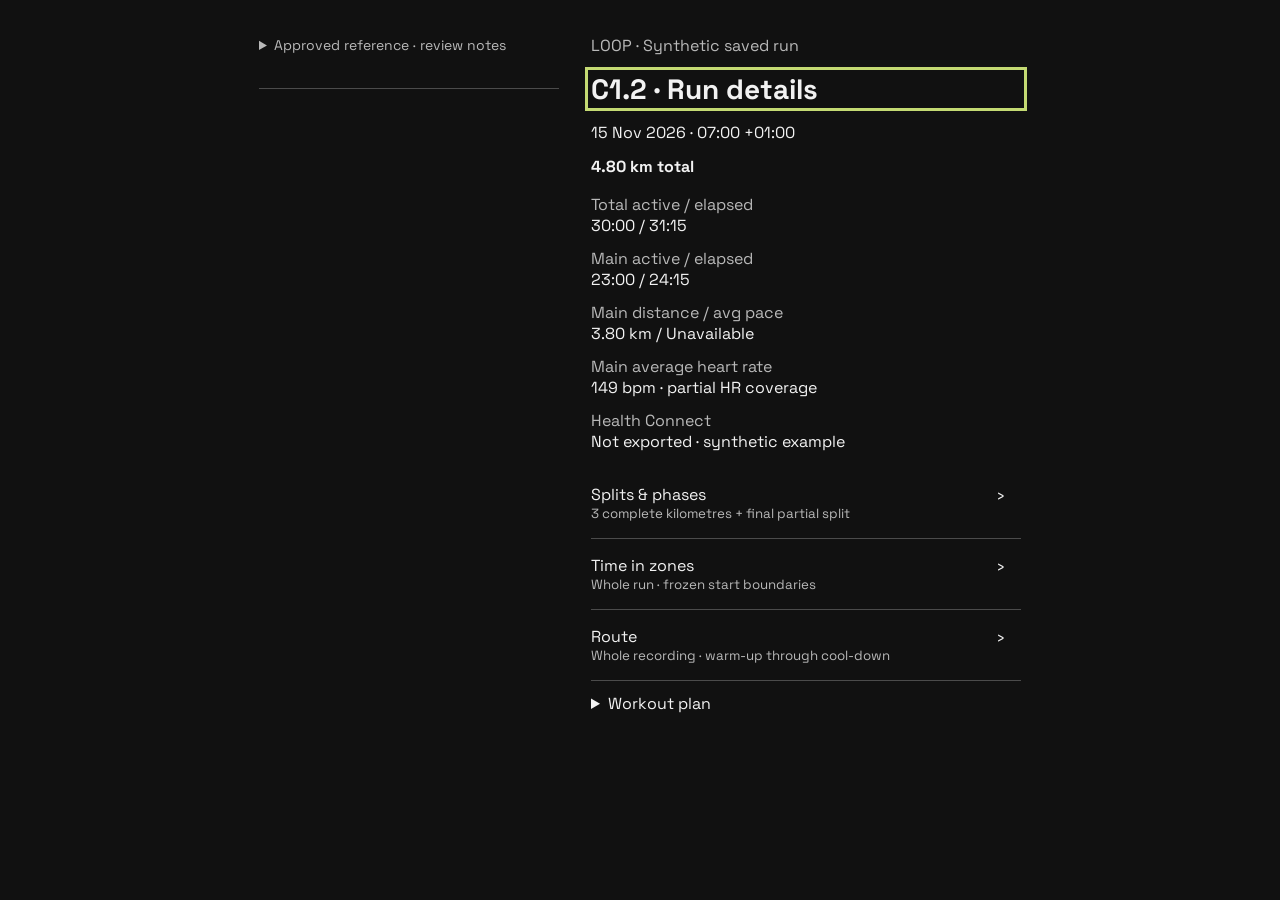
<file: design/mockups/history-details/index.html>
<!doctype html>
<html lang="en">
<head>
  <meta charset="utf-8">
  <meta name="viewport" content="width=device-width, initial-scale=1">
  <title>LOOP · Stored run details reference</title>
  <link rel="stylesheet" href="style.css">
  <script src="prototype.js" defer></script>
</head>
<body>
  <aside aria-label="Review context">
    <details><summary>Approved reference · review notes</summary>
      <strong>APPROVED VISUAL REFERENCE · NOT NATIVE ACCEPTANCE</strong>
      <p>For a runner reviewing a saved session. Three detail destinations from the approved summary. Synthetic data and a drawn route illustration; no Google tiles, SDK, network, key, permissions or app storage.</p>
      <p>Simon approved the splits/phases, frozen-zone and recorded-route presentations together on 15 November 2026. This does not complete issue #4 or establish native acceptance.</p>
      <label for="large-text"><input id="large-text" type="checkbox"> Preview 200% text</label>
      <div class="field"><label for="map-state">Route state · study control</label><select id="map-state"><option value="ready">Illustrated route</option><option value="legacy">Older points · unknown track quality</option><option value="loading">Loading map</option><option value="offline">Offline</option><option value="key">Map not configured</option><option value="failed">Map load failed</option><option value="empty">No recorded coordinates</option></select></div>
    </details>
  </aside>
  <main id="app" aria-label="Stored run design reference"></main>
</body>
</html>
</file>
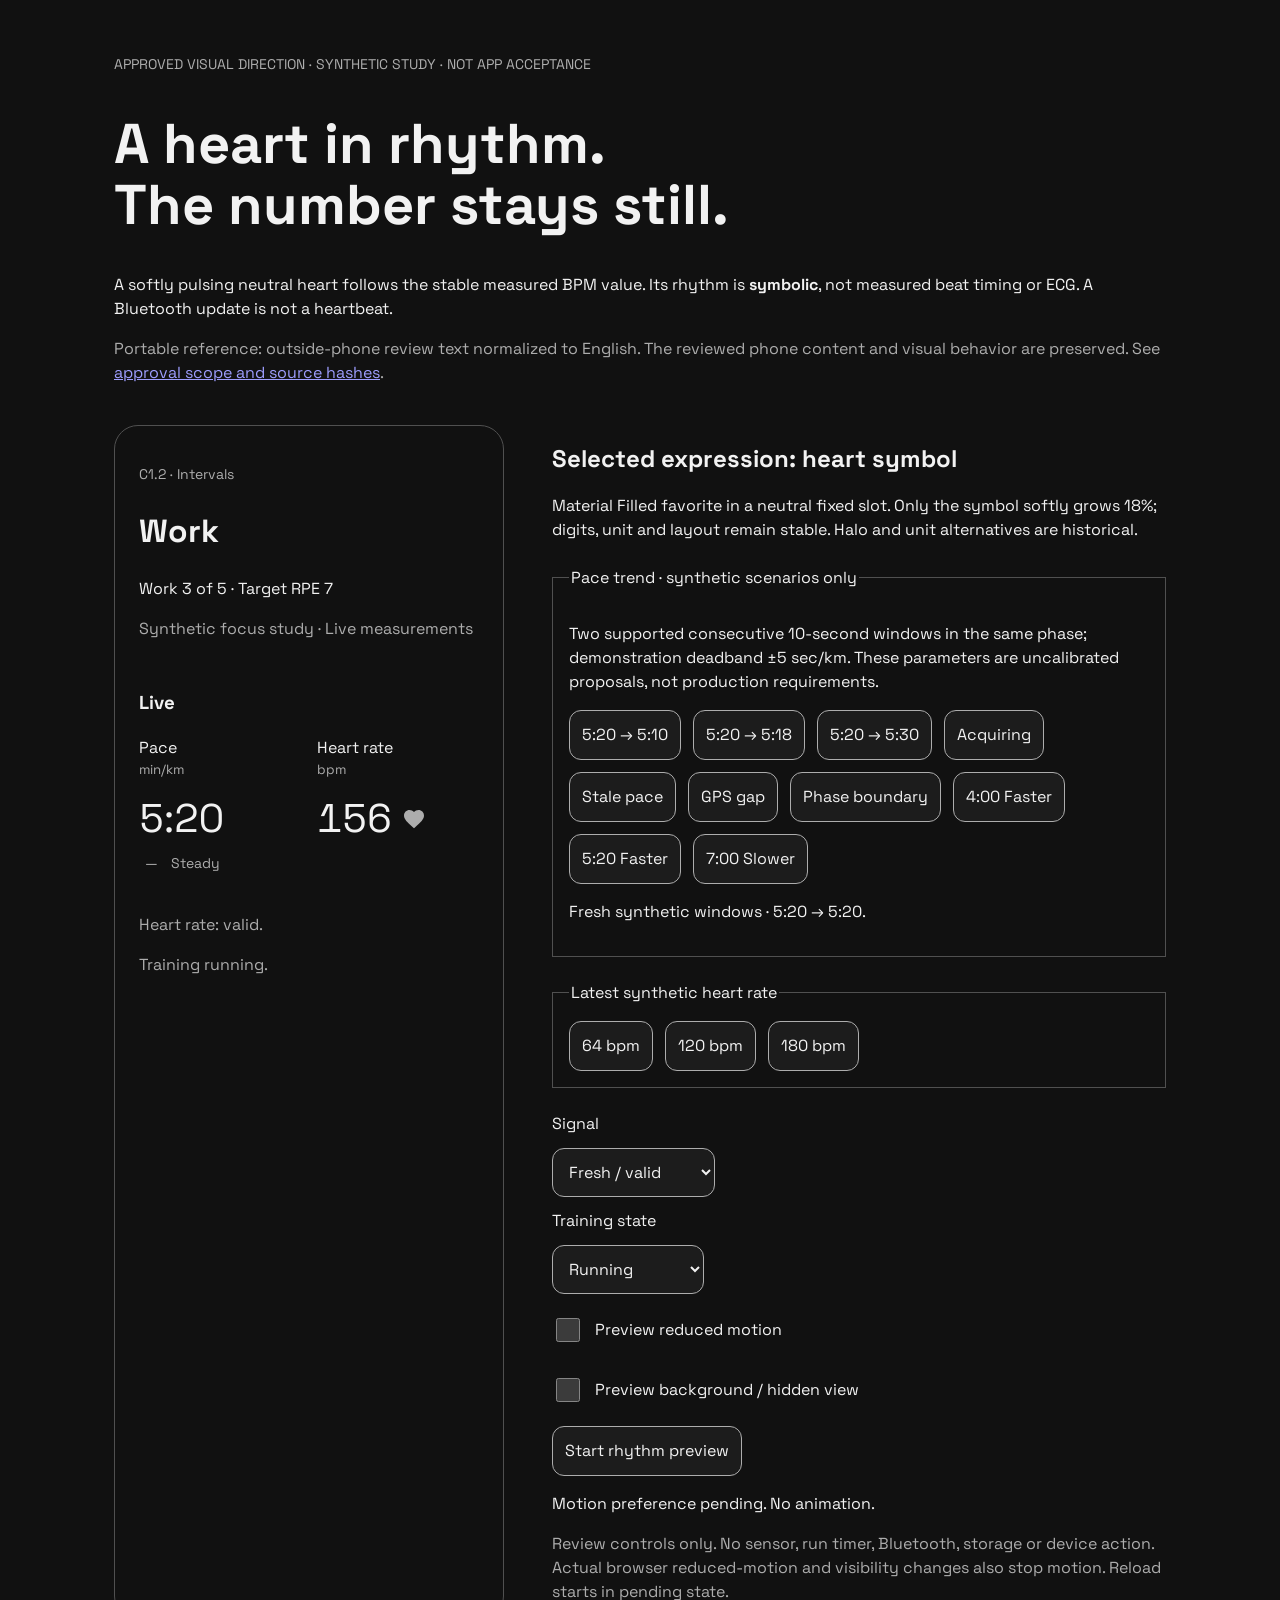
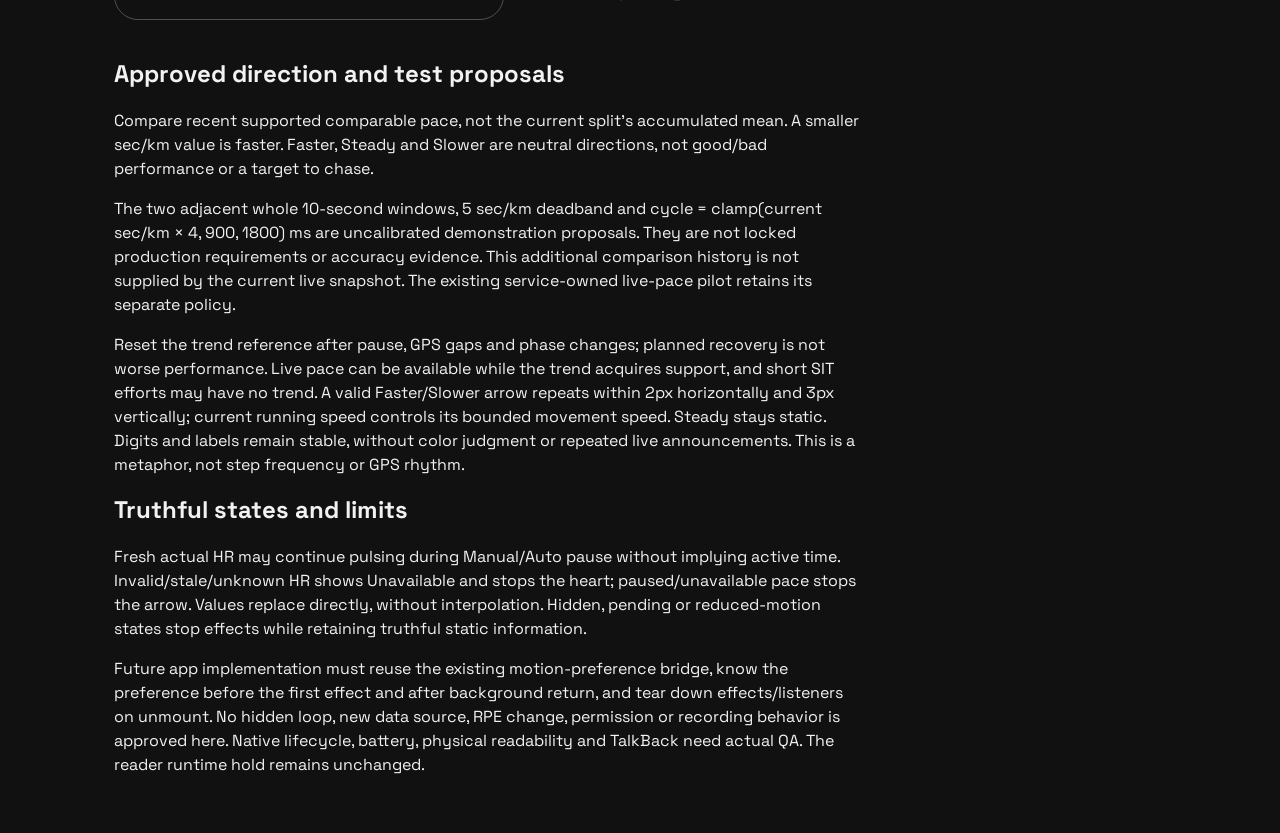
<file: design/mockups/live-metrics/index.html>
<!doctype html>
<html lang="en">
<head><meta charset="utf-8"><meta name="viewport" content="width=device-width,initial-scale=1"><title>Live measurements · approved visual direction</title><link rel="stylesheet" href="style.css"><script src="prototype.js" defer></script></head>
<body><main class="review">
<header><p class="eyebrow">APPROVED VISUAL DIRECTION · SYNTHETIC STUDY · NOT APP ACCEPTANCE</p><h1>A heart in rhythm.<br>The number stays still.</h1><p>A softly pulsing neutral heart follows the stable measured BPM value. Its rhythm is <strong>symbolic</strong>, not measured beat timing or ECG. A Bluetooth update is not a heartbeat.</p><p class="small">Portable reference: outside-phone review text normalized to English. The reviewed phone content and visual behavior are preserved. See <a href="decision-notes.md">approval scope and source hashes</a>.</p></header>
<div class="layout"><section class="phone" aria-label="Synthetic Work live-values study"><div><p class="eyebrow">C1.2 · Intervals</p><h2>Work</h2><p>Work 3 of 5 · Target RPE 7</p><p class="small">Synthetic focus study · Live measurements</p><section class="live" aria-labelledby="live-heading"><h3 id="live-heading">Live</h3><dl><div><dt>Pace <small>min/km</small></dt><dd id="pace-value">5:20</dd><dd id="pace-trend" class="pace-trend"><span id="trend-arrow" aria-hidden="true">—</span><span id="trend-label">Steady</span></dd></div><div><dt>Heart rate <small id="bpm-unit">bpm</small></dt><dd class="heart-value"><span id="bpm-value">156</span><span class="indicator" aria-hidden="true"><svg class="heart-icon" viewBox="0 0 24 24" focusable="false"><path d="M12 21.35l-1.45-1.32C5.4 15.36 2 12.28 2 8.5 2 5.42 4.42 3 7.5 3c1.74 0 3.41.81 4.5 2.09C13.09 3.81 14.76 3 16.5 3 19.58 3 22 5.42 22 8.5c0 3.78-3.4 6.86-8.55 11.54z"/></svg></span></dd></div></dl><p id="sensor-copy">Heart rate: valid.</p><p id="pause-copy">Training running.</p></section></div></section><aside><h2>Selected expression: heart symbol</h2><p>Material Filled favorite in a neutral fixed slot. Only the symbol softly grows 18%; digits, unit and layout remain stable. Halo and unit alternatives are historical.</p><fieldset><legend>Pace trend · synthetic scenarios only</legend><p>Two supported consecutive 10-second windows in the same phase; demonstration deadband ±5 sec/km. These parameters are uncalibrated proposals, not production requirements.</p><div class="actions"><button data-pace="faster">5:20 → 5:10</button><button data-pace="steady">5:20 → 5:18</button><button data-pace="slower">5:20 → 5:30</button><button data-pace="acquiring">Acquiring</button><button data-pace="stale">Stale pace</button><button data-pace="gap">GPS gap</button><button data-pace="phase">Phase boundary</button><button data-pace="fast240">4:00 Faster</button><button data-pace="fast320">5:20 Faster</button><button data-pace="slow420">7:00 Slower</button></div><p id="trend-review-status">Fresh synthetic windows · 5:20 → 5:20.</p></fieldset><fieldset><legend>Latest synthetic heart rate</legend><div class="actions"><button data-bpm="64">64 bpm</button><button data-bpm="120">120 bpm</button><button data-bpm="180">180 bpm</button></div></fieldset><label for="quality">Signal</label><select id="quality"><option value="valid">Fresh / valid</option><option value="stale">Stale</option><option value="contact-invalid">Contact invalid</option><option value="unknown">Unknown</option></select><label for="pause">Training state</label><select id="pause"><option value="running">Running</option><option value="manual">Manual pause</option><option value="auto">Auto pause</option></select><label><input id="reduced" type="checkbox"> Preview reduced motion</label><label><input id="background" type="checkbox"> Preview background / hidden view</label><button id="ready">Start rhythm preview</button><p id="motion-status" role="status">Motion preference pending. No animation.</p><p class="small">Review controls only. No sensor, run timer, Bluetooth, storage or device action. Actual browser reduced-motion and visibility changes also stop motion. Reload starts in pending state.</p></aside></div>
<section class="notes"><h2>Approved direction and test proposals</h2><p>Compare recent supported comparable pace, not the current split's accumulated mean. A smaller sec/km value is faster. Faster, Steady and Slower are neutral directions, not good/bad performance or a target to chase.</p><p>The two adjacent whole 10-second windows, 5 sec/km deadband and cycle = clamp(current sec/km × 4, 900, 1800) ms are uncalibrated demonstration proposals. They are not locked production requirements or accuracy evidence. This additional comparison history is not supplied by the current live snapshot. The existing service-owned live-pace pilot retains its separate policy.</p><p>Reset the trend reference after pause, GPS gaps and phase changes; planned recovery is not worse performance. Live pace can be available while the trend acquires support, and short SIT efforts may have no trend. A valid Faster/Slower arrow repeats within 2px horizontally and 3px vertically; current running speed controls its bounded movement speed. Steady stays static. Digits and labels remain stable, without color judgment or repeated live announcements. This is a metaphor, not step frequency or GPS rhythm.</p><h2>Truthful states and limits</h2><p>Fresh actual HR may continue pulsing during Manual/Auto pause without implying active time. Invalid/stale/unknown HR shows Unavailable and stops the heart; paused/unavailable pace stops the arrow. Values replace directly, without interpolation. Hidden, pending or reduced-motion states stop effects while retaining truthful static information.</p><p>Future app implementation must reuse the existing motion-preference bridge, know the preference before the first effect and after background return, and tear down effects/listeners on unmount. No hidden loop, new data source, RPE change, permission or recording behavior is approved here. Native lifecycle, battery, physical readability and TalkBack need actual QA. The reader runtime hold remains unchanged.</p></section>
</main></body></html>
</file>
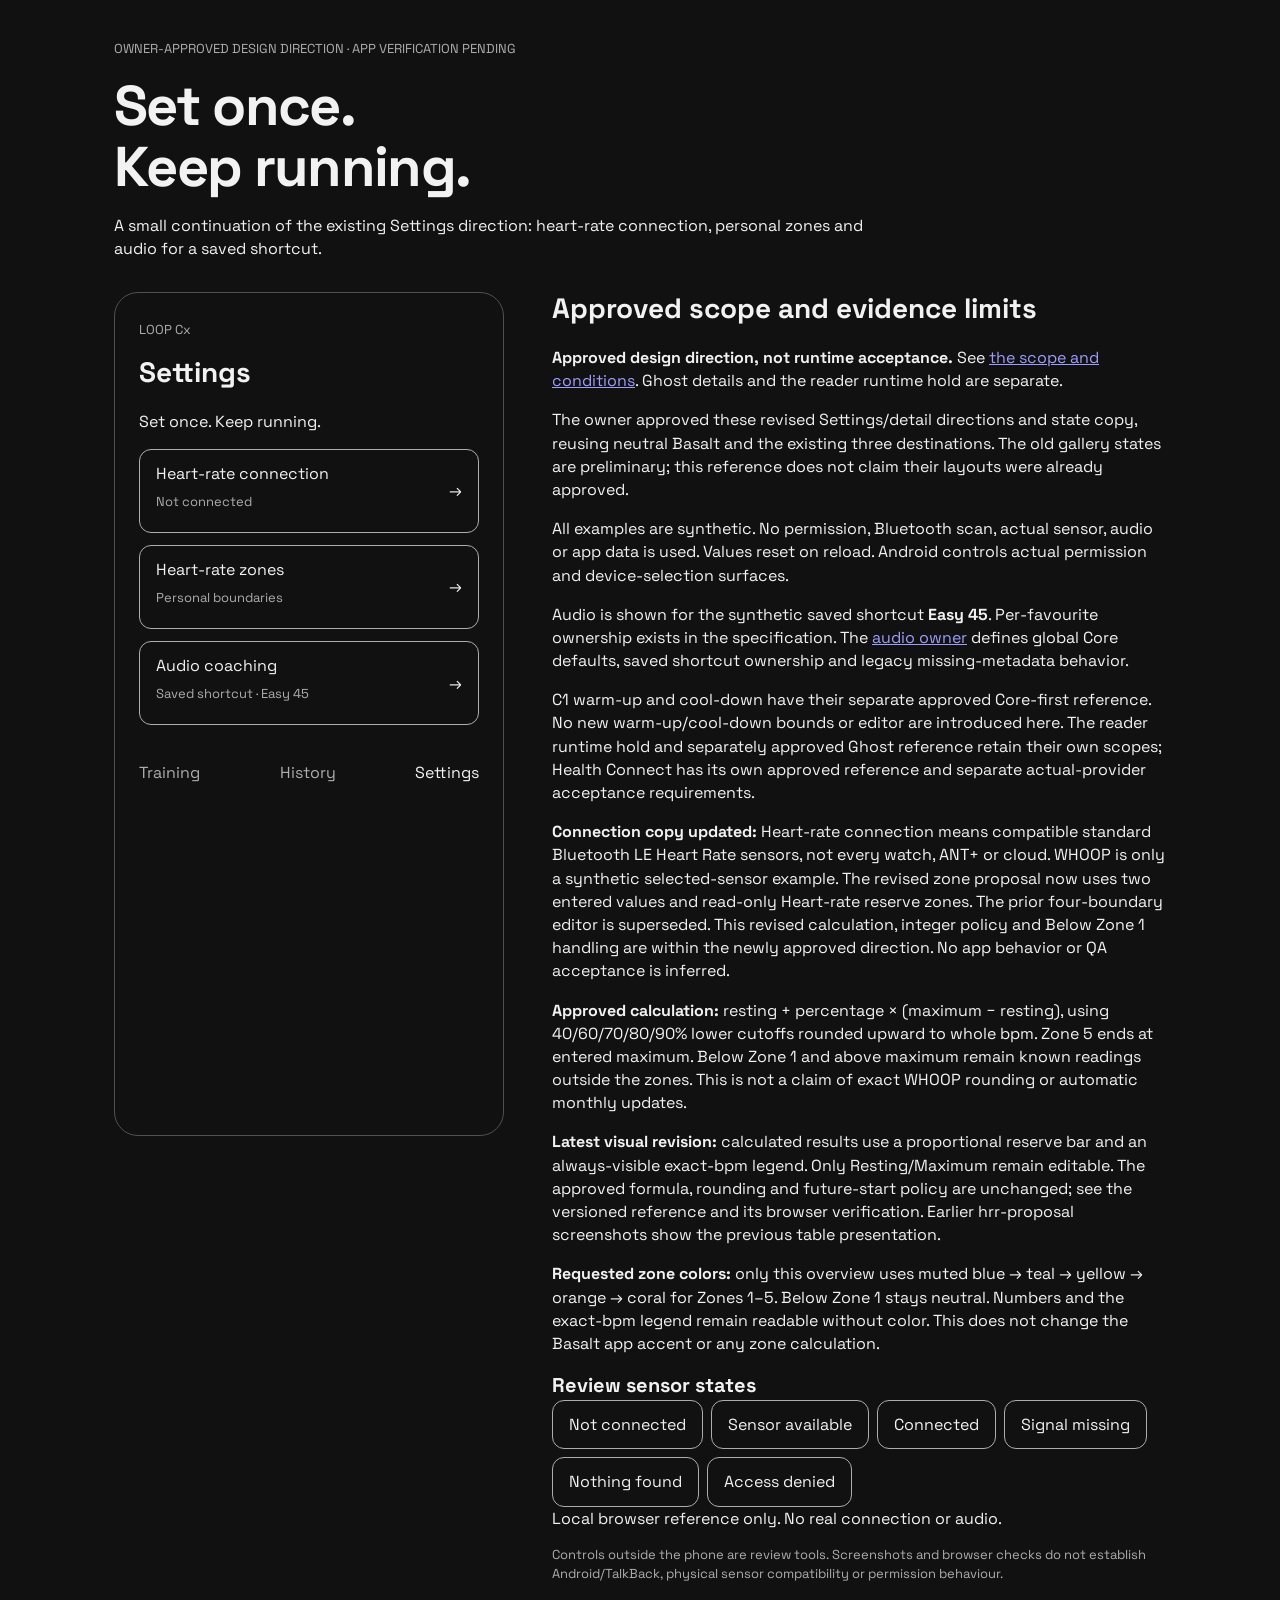
<file: design/mockups/settings-integrations/index.html>
<!doctype html>
<html lang="en">
<head>
  <meta charset="utf-8">
  <meta name="viewport" content="width=device-width, initial-scale=1">
  <title>LOOP · Approved Settings integration reference</title>
  <link rel="stylesheet" href="style.css">
  <script src="prototype.js" defer></script>
</head>
<body>
  <main class="review">
    <header><p class="eyebrow">OWNER-APPROVED DESIGN DIRECTION · APP VERIFICATION PENDING</p><h1>Set once.<br>Keep running.</h1><p>A small continuation of the existing Settings direction: heart-rate connection, personal zones and audio for a saved shortcut.</p></header>
    <div class="layout">
      <section class="phone" aria-label="Approved Settings detail reference"><div id="app"></div></section>
      <aside>
        <h2>Approved scope and evidence limits</h2><p><strong>Approved design direction, not runtime acceptance.</strong> See <a href="../../decision.md#m1-integration-approval">the scope and conditions</a>. Ghost details and the reader runtime hold are separate.</p>
        <p>The owner approved these revised Settings/detail directions and state copy, reusing neutral Basalt and the existing three destinations. The old gallery states are preliminary; this reference does not claim their layouts were already approved.</p>
        <p>All examples are synthetic. No permission, Bluetooth scan, actual sensor, audio or app data is used. Values reset on reload. Android controls actual permission and device-selection surfaces.</p>
        <p>Audio is shown for the synthetic saved shortcut <strong>Easy 45</strong>. Per-favourite ownership exists in the specification. The <a href="../../../knowledge/running-workouts.md#audio-configuration-and-coaching">audio owner</a> defines global Core defaults, saved shortcut ownership and legacy missing-metadata behavior.</p>
        <p>C1 warm-up and cool-down have their separate approved Core-first reference. No new warm-up/cool-down bounds or editor are introduced here. The reader runtime hold and separately approved Ghost reference retain their own scopes; Health Connect has its own approved reference and separate actual-provider acceptance requirements.</p>
        <p><strong>Connection copy updated:</strong> Heart-rate connection means compatible standard Bluetooth LE Heart Rate sensors, not every watch, ANT+ or cloud. WHOOP is only a synthetic selected-sensor example. The revised zone proposal now uses two entered values and read-only Heart-rate reserve zones. The prior four-boundary editor is superseded. This revised calculation, integer policy and Below Zone 1 handling are within the newly approved direction. No app behavior or QA acceptance is inferred.</p><p><strong>Approved calculation:</strong> resting + percentage × (maximum − resting), using 40/60/70/80/90% lower cutoffs rounded upward to whole bpm. Zone 5 ends at entered maximum. Below Zone 1 and above maximum remain known readings outside the zones. This is not a claim of exact WHOOP rounding or automatic monthly updates.</p><p><strong>Latest visual revision:</strong> calculated results use a proportional reserve bar and an always-visible exact-bpm legend. Only Resting/Maximum remain editable. The approved formula, rounding and future-start policy are unchanged; see the versioned reference and its browser verification. Earlier hrr-proposal screenshots show the previous table presentation.</p><p><strong>Requested zone colors:</strong> only this overview uses muted blue → teal → yellow → orange → coral for Zones 1–5. Below Zone 1 stays neutral. Numbers and the exact-bpm legend remain readable without color. This does not change the Basalt app accent or any zone calculation.</p><h3>Review sensor states</h3>
        <div class="actions"><button type="button" data-review="not-connected">Not connected</button><button type="button" data-review="available">Sensor available</button><button type="button" data-review="connected">Connected</button><button type="button" data-review="missing">Signal missing</button><button type="button" data-review="empty">Nothing found</button><button type="button" data-review="denied">Access denied</button></div>
        <p id="review-event" role="status">Local browser reference only. No real connection or audio.</p>
        <p class="small">Controls outside the phone are review tools. Screenshots and browser checks do not establish Android/TalkBack, physical sensor compatibility or permission behaviour.</p>
      </aside>
    </div>
  </main>
</body>
</html>
</file>
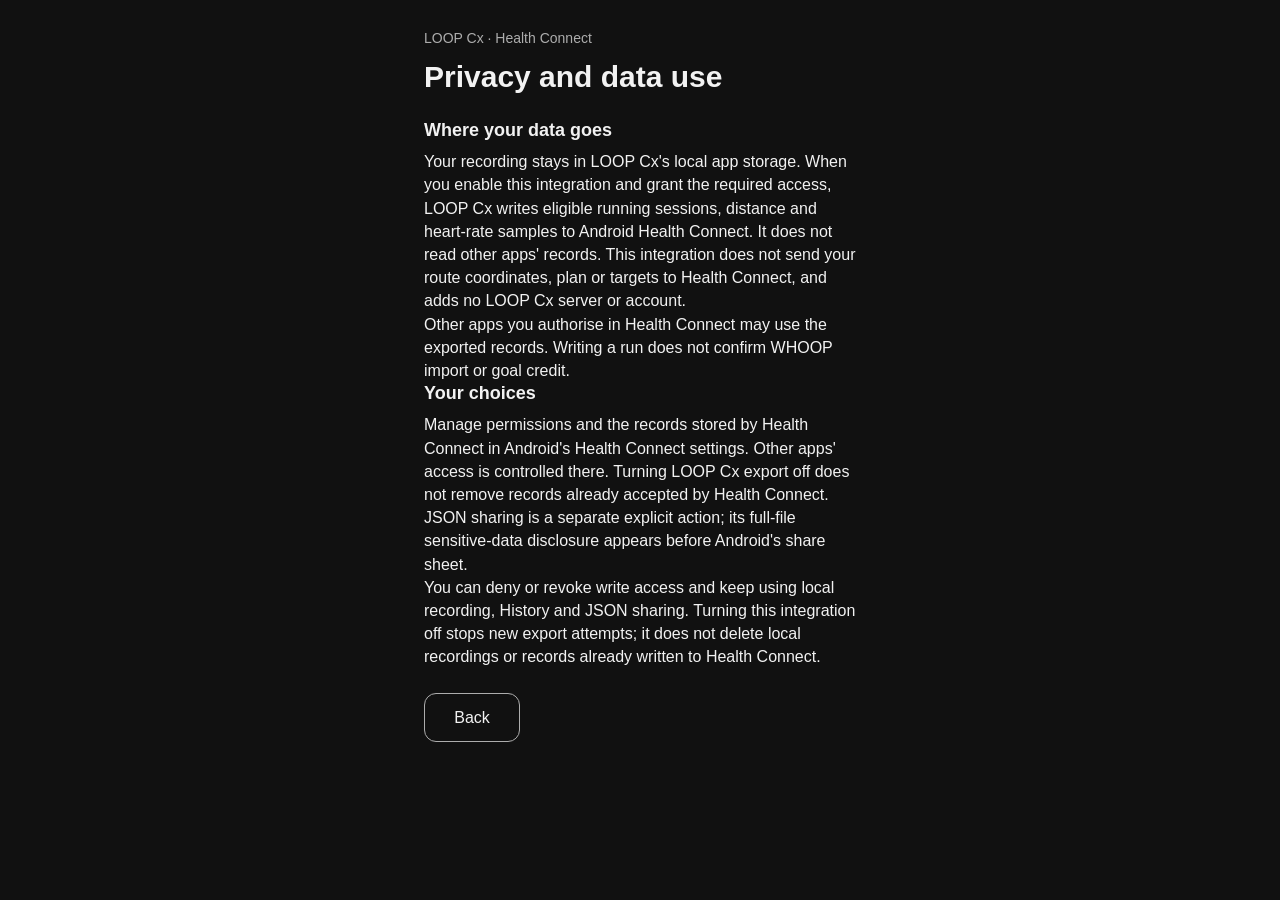
<file: src/LoopCx/wwwroot/health-connect-privacy.html>
<!doctype html>
<html lang="en">
<head>
  <meta charset="utf-8">
  <meta name="viewport" content="width=device-width, initial-scale=1">
  <title>Privacy and data use</title>
  <style>
    @font-face {
      font-family: "Space Grotesk";
      src: url("file:///android_asset/wwwroot/fonts/space-grotesk.ttf") format("truetype");
      font-weight: 300 700;
    }

    :root {
      color-scheme: dark;
      --bg: #111111;
      --surface: #1c1c1c;
      --text: #f2f2f2;
      --muted: #adadad;
      --accent: #c4da73;
    }

    * {
      box-sizing: border-box;
    }

    body {
      margin: 0;
      background: var(--bg);
      color: var(--text);
      font-family: "Space Grotesk", sans-serif;
      font-size: 16px;
      line-height: 1.45;
    }

    main {
      padding: 28px 24px 32px;
      max-width: 480px;
      margin-inline: auto;
    }

    header p {
      margin: 0 0 12px;
      color: var(--muted);
      font-size: 14px;
    }

    h1 {
      margin: 0 0 20px;
      font-size: 30px;
      line-height: 1.15;
      font-weight: 700;
    }

    aside {
      padding: 12px 16px;
      background: var(--surface);
      border-radius: 12px;
      color: var(--accent);
      font-size: 14px;
    }

    section {
      margin-block: 24px;
    }

    h2 {
      margin: 0 0 8px;
      font-size: 18px;
      line-height: 1.3;
      font-weight: 700;
    }

    p {
      margin: 0;
    }

    footer p {
      color: var(--muted);
      font-size: 14px;
      margin-bottom: 20px;
    }

    button {
      min-height: 48px;
      min-width: 96px;
      padding: 12px 24px;
      border: 1px solid var(--muted);
      border-radius: 12px;
      color: var(--text);
      background: transparent;
      font: inherit;
    }

    button:focus-visible {
      outline: 2px solid var(--accent);
      outline-offset: 4px;
    }
  </style>
</head>
<body>
  <main>
    <header><p>LOOP Cx · Health Connect</p><h1>Privacy and data use</h1></header>
    <section>
      <h2>Where your data goes</h2>
      <p>Your recording stays in LOOP Cx's local app storage. When you enable this integration and grant the required access, LOOP Cx writes eligible running sessions, distance and heart-rate samples to Android Health Connect. It does not read other apps' records. This integration does not send your route coordinates, plan or targets to Health Connect, and adds no LOOP Cx server or account.</p>
      <p>Other apps you authorise in Health Connect may use the exported records. Writing a run does not confirm WHOOP import or goal credit.</p>
      <h2>Your choices</h2>
      <p>Manage permissions and the records stored by Health Connect in Android's Health Connect settings. Other apps' access is controlled there. Turning LOOP Cx export off does not remove records already accepted by Health Connect. JSON sharing is a separate explicit action; its full-file sensitive-data disclosure appears before Android's share sheet.</p>
      <p>You can deny or revoke write access and keep using local recording, History and JSON sharing. Turning this integration off stops new export attempts; it does not delete local recordings or records already written to Health Connect.</p>
    </section>
    <footer><button type="button" onclick="location.href='loop-privacy://back'">Back</button></footer>
  </main>
</body>
</html>
</file>
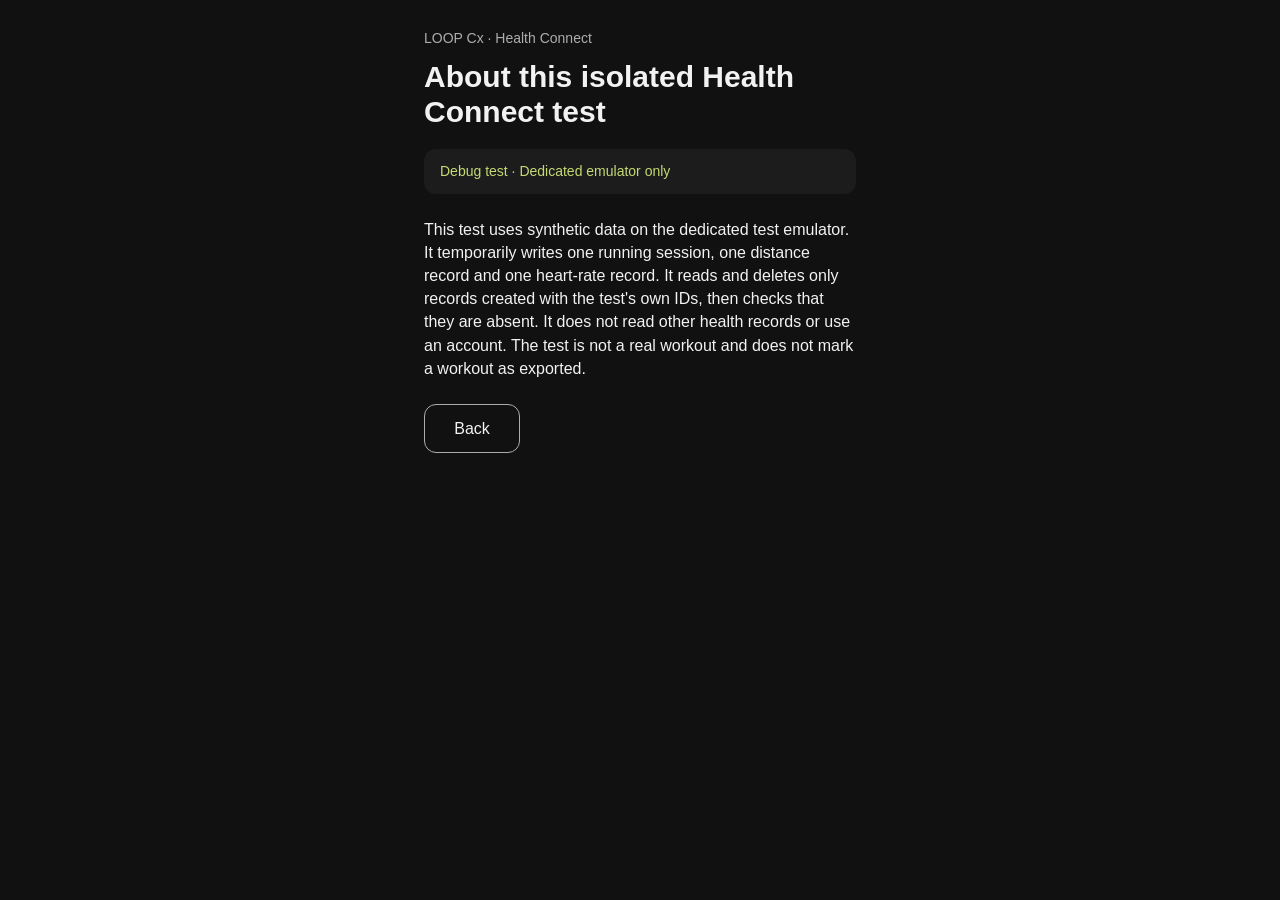
<file: src/LoopCx/wwwroot/health-connect-rationale.html>
<!doctype html>
<html lang="en">
<head>
  <meta charset="utf-8">
  <meta name="viewport" content="width=device-width, initial-scale=1">
  <title>About this isolated Health Connect test</title>
  <style>
    @font-face {
      font-family: "Space Grotesk";
      src: url("file:///android_asset/wwwroot/fonts/space-grotesk.ttf") format("truetype");
      font-weight: 300 700;
    }

    :root {
      color-scheme: dark;
      --bg: #111111;
      --surface: #1c1c1c;
      --text: #f2f2f2;
      --muted: #adadad;
      --accent: #c4da73;
    }

    * {
      box-sizing: border-box;
    }

    body {
      margin: 0;
      background: var(--bg);
      color: var(--text);
      font-family: "Space Grotesk", sans-serif;
      font-size: 16px;
      line-height: 1.45;
    }

    main {
      padding: 28px 24px 32px;
      max-width: 480px;
      margin-inline: auto;
    }

    header p {
      margin: 0 0 12px;
      color: var(--muted);
      font-size: 14px;
    }

    h1 {
      margin: 0 0 20px;
      font-size: 30px;
      line-height: 1.15;
      font-weight: 700;
    }

    aside {
      padding: 12px 16px;
      background: var(--surface);
      border-radius: 12px;
      color: var(--accent);
      font-size: 14px;
    }

    section {
      margin-block: 24px;
    }

    h2 {
      margin: 0 0 8px;
      font-size: 18px;
      line-height: 1.3;
      font-weight: 700;
    }

    p {
      margin: 0;
    }

    footer p {
      color: var(--muted);
      font-size: 14px;
      margin-bottom: 20px;
    }

    button {
      min-height: 48px;
      min-width: 96px;
      padding: 12px 24px;
      border: 1px solid var(--muted);
      border-radius: 12px;
      color: var(--text);
      background: transparent;
      font: inherit;
    }

    button:focus-visible {
      outline: 2px solid var(--accent);
      outline-offset: 4px;
    }
  </style>
</head>
<body>
  <main>
    <header>
      <p>LOOP Cx · Health Connect</p>
      <h1>About this isolated Health Connect test</h1>
    </header>
    <aside>Debug test · Dedicated emulator only</aside>
    <section>
      <p>This test uses synthetic data on the dedicated test emulator. It temporarily writes one running session, one distance record and one heart-rate record. It reads and deletes only records created with the test's own IDs, then checks that they are absent. It does not read other health records or use an account. The test is not a real workout and does not mark a workout as exported.</p>
    </section>
    <footer>
      <button type="button" onclick="location.href='loop-probe://back'">Back</button>
    </footer>
  </main>
</body>
</html>
</file>
<file: design/mockups/compact-zone-first/style.css>
@font-face {
  font-family: "Space Grotesk";
  src: url("../../../src/LoopCx/wwwroot/fonts/space-grotesk.ttf") format("truetype");
  font-weight: 300 700;
}

:root {
  color-scheme: dark;
  font-family: "Space Grotesk", sans-serif;
  background: #111111;
  color: #f2f2f2;
  --accent: #c4da73;
  --muted: #adadad;
}

* { box-sizing: border-box; }
body { margin: 0; }
.review { max-width: 1100px; margin: auto; padding: 32px 20px; }
.review > header { max-width: 720px; }
h1 { font-size: clamp(2rem, 5vw, 3.5rem); line-height: 1.1; }
h2, h3, p { margin: 0 0 12px; overflow-wrap: anywhere; }
p, dt, dd { line-height: 1.5; }
.eyebrow { font-size: .8rem; color: var(--muted); letter-spacing: .06em; }
.review-controls { display: flex; flex-wrap: wrap; gap: 16px; margin: 24px 0; align-items: end; }
.layout { display: grid; grid-template-columns: 390px minmax(0, 1fr); gap: 40px; align-items: start; }
aside { color: var(--muted); }
aside h2 { color: #f2f2f2; margin-top: 24px; }
.phone { background: #111111; border: 1px solid #505050; border-radius: 20px; padding: 24px; min-height: 720px; overflow-wrap: anywhere; }
.phone.large { font-size: 200%; --scale: 2; }
button, select, input { font: inherit; color: inherit; min-width: 0; min-height: 48px; border: 1px solid #adadad; border-radius: 8px; background: #1c1c1c; padding: 10px 14px; }
button { cursor: pointer; }
button:active { background: #303030; }
button:focus-visible, select:focus-visible, input:focus-visible, summary:focus-visible { outline: 3px solid var(--accent); outline-offset: 3px; }
button.primary { background: var(--accent); color: #111111; border-color: var(--accent); }
button.quiet { background: transparent; border-color: transparent; padding-inline: 8px; }
.row-head, .actions, nav { display: flex; flex-wrap: wrap; gap: 8px; align-items: center; justify-content: space-between; }
.row-head h3 { margin: 0; }
nav { border-bottom: 1px solid #505050; margin-bottom: 20px; padding-bottom: 8px; }
nav button { flex: 1; padding-inline: 4px; }
nav [aria-current="page"] { border-bottom: 3px solid var(--accent); border-radius: 0; color: var(--accent); }
.card { padding: 16px 0; border-bottom: 1px solid #505050; }
.card:first-of-type { padding-top: 0; }
.muted, small { color: var(--muted); }
small { display: block; font-size: .875em; line-height: 1.5; }
.dose { margin-top: 10px; }
.actions { justify-content: flex-start; }
.actions button { flex: 1 1 auto; }
.target { border-left: 3px solid #505050; padding-left: 12px; margin: 12px 0; }
table { width: 100%; border-collapse: collapse; table-layout: fixed; margin-block: 16px; }
caption { text-align: left; margin-bottom: 8px; }
th, td { font-weight: 400; overflow-wrap: anywhere; text-align: right; padding: 8px 4px; border-bottom: 1px solid #505050; }
th:first-child { text-align: left; width: 44%; }
thead, tbody th { color: var(--muted); }
.clock { font-size: 3em; line-height: 1.15; margin: 8px 0; font-variant-numeric: tabular-nums; }
.clock small { font-size: calc(1rem * var(--scale, 1)); }
.live { display: grid; grid-template-columns: repeat(2, minmax(0, 1fr)); gap: 12px; margin: 16px 0; }
.live strong { font-size: 1.75em; display: block; font-weight: 400; }
.live small { font-size: .85em; }
details { margin: 16px 0; border-block: 1px solid #505050; }
summary { min-height: 48px; padding: 12px 0; cursor: pointer; }
dl { margin: 0; }
dl > div { display: flex; flex-wrap: wrap; justify-content: space-between; gap: 8px 16px; padding: 10px 0; border-bottom: 1px solid #505050; }
dd { margin: 0; }
.list-row { border: 0; border-radius: 0; border-bottom: 1px solid #505050; background: transparent; width: 100%; text-align: left; padding: 18px 0; display: grid; grid-template-columns: minmax(0, 1fr) 24px; gap: 8px; }
.list-row .value { grid-column: 1; }
.list-row .chevron { grid-column: 2; grid-row: 1; text-align: right; }
.list-row:focus-visible { outline-offset: -3px; }
dialog { width: min(440px, calc(100% - 32px)); max-height: calc(100dvh - 48px); overflow: auto; padding: 24px; border: 1px solid #505050; border-radius: 16px; background: #1c1c1c; color: #f2f2f2; }
dialog.large { font-size: 200%; }
dialog::backdrop { background: #000b; }
label { display: grid; gap: 8px; margin-block: 8px; }
.zones { display: flex; height: 16px; margin: 20px 0; }
.zones span { min-width: 0; }
.swatch { display: inline-block; width: 12px; height: 12px; margin-right: 8px; border-radius: 2px; }
@media (max-width: 760px) {
  .review { padding: 20px 12px; }
  .layout { grid-template-columns: minmax(0, 1fr); gap: 20px; }
  .phone { width: min(100%, 390px); justify-self: center; padding: 20px; }
}
@media (prefers-reduced-motion: reduce) {
  *, *::before, *::after { animation: none !important; transition: none !important; scroll-behavior: auto !important; }
}
</file>
<file: design/mockups/core-variants/style.css>
@font-face {
  font-family: "Space Grotesk";
  src: url("../../../src/LoopCx/wwwroot/fonts/space-grotesk.ttf") format("truetype");
  font-weight: 300 700;
}

:root {
  color-scheme: dark;
  --bg: #111111;
  --surface: #1c1c1c;
  --text: #f2f2f2;
  --muted: #adadad;
  --accent: #c4da73;
  --ease: cubic-bezier(.2, 0, 0, 1);
}

* {
  box-sizing: border-box;
}

body {
  margin: 0;
  background: var(--bg);
  color: var(--text);
  font: 16px/1.45 "Space Grotesk", sans-serif;
}

.review {
  max-width: 1100px;
  padding: 40px 24px;
  margin: auto;
}

.review > header {
  max-width: 760px;
  margin-bottom: 32px;
}

h1 {
  font-size: clamp(36px, 5vw, 56px);
  line-height: 1.1;
  letter-spacing: -.03em;
  margin: 16px 0;
}

.layout {
  display: grid;
  grid-template-columns: 390px minmax(0, 1fr);
  gap: 48px;
}

.phone {
  width: 390px;
  height: 844px;
  overflow-y: auto;
  border: 1px solid #505050;
  border-radius: 24px;
}

#app {
  padding: 28px 24px;
}

h2 {
  font-size: 28px;
  line-height: 1.2;
  margin: 0 0 20px;
  overflow-wrap: anywhere;
}

h3 {
  font-size: 20px;
  margin: 0;
  overflow-wrap: anywhere;
}

p {
  margin: 0 0 16px;
}

.eyebrow, .small, small {
  color: var(--muted);
  font-size: 13px;
}

.card {
  background: var(--surface);
  padding: 20px;
  border-radius: 16px;
  margin: 20px 0;
}

.card-heading, .rpe {
  display: flex;
  align-items: center;
  justify-content: space-between;
  gap: 8px;
}

.card-heading h3 {
  flex: 1;
}

.dose {
  margin: 12px 0;
}

.rpe {
  justify-content: flex-start;
  margin-bottom: 12px;
}

.rpe p {
  margin: 0;
}

button, input, select {
  font: inherit;
}

button {
  min-height: 48px;
  max-width: 100%;
  padding: 12px 16px;
  border: 1px solid var(--muted);
  border-radius: 12px;
  background: transparent;
  color: var(--text);
  cursor: pointer;
  overflow-wrap: anywhere;
}

button.primary {
  position: relative;
  isolation: isolate;
  border-color: transparent;
  color: var(--bg);
}

button.primary::before {
  content: "";
  position: absolute;
  inset: 0;
  background: var(--accent);
  border-radius: inherit;
  z-index: -1;
  transition: transform 160ms var(--ease);
}

button.primary:active::before {
  transform: scale(.98);
  transition-duration: 80ms;
}

button.text {
  border-color: transparent;
  padding: 8px;
}

button.info {
  width: 48px;
  min-width: 48px;
  padding: 8px;
  border-color: transparent;
}

button.info span {
  font-size: 22px;
}

button:focus-visible, input:focus-visible, select:focus-visible {
  outline: 2px solid var(--accent);
  outline-offset: 3px;
}

.actions {
  display: flex;
  gap: 8px;
  flex-wrap: wrap;
}

.actions .primary {
  flex: 1;
}

small {
  display: block;
  margin: 8px 0;
}

dialog {
  width: min(390px, calc(100vw - 24px));
  max-height: calc(100dvh - 32px);
  overflow-y: auto;
  padding: 24px;
  background: var(--bg);
  color: var(--text);
  border: 1px solid var(--muted);
  border-radius: 20px;
}

dialog::backdrop {
  background: rgb(0 0 0 / .75);
}

dialog[open] {
  animation: enter 220ms var(--ease);
}

fieldset {
  border: 0;
  padding: 0;
  margin: 0 0 20px;
  min-width: 0;
}

legend {
  font-weight: 700;
  margin-bottom: 12px;
}

label.choice {
  display: flex;
  align-items: flex-start;
  gap: 12px;
  min-height: 48px;
  padding: 16px 0;
  border-bottom: 1px solid #505050;
}

input[type="radio"] {
  accent-color: var(--accent);
  min-width: 22px;
  height: 22px;
  margin: 3px 0 0;
}

label.choice span {
  min-width: 0;
}

.field {
  display: grid;
  gap: 8px;
  margin-bottom: 16px;
}

input:not([type="radio"]), select {
  width: 100%;
  min-height: 52px;
  min-width: 0;
  padding: 12px;
  border: 1px solid var(--muted);
  border-radius: 10px;
  background: var(--surface);
  color: var(--text);
}

.error {
  border-left: 3px solid var(--accent);
  padding-left: 12px;
}

@keyframes enter {
  from {
    opacity: .4;
    transform: translateY(4px);
  }
  to {
    opacity: 1;
    transform: none;
  }
}

@media (prefers-reduced-motion: reduce) {
  *, *::before {
    animation: none !important;
    transition-duration: 0s !important;
  }
  button.primary:active::before {
    transform: none;
  }
}

@media (max-width: 760px) {
  .layout {
    grid-template-columns: minmax(0, 1fr);
    gap: 32px;
  }
  .phone {
    width: min(390px, 100%);
  }
  .review {
    padding: 24px 12px;
  }
}

.count-controls {
  display: grid;
  grid-template-columns: 48px minmax(0, 1fr) 48px;
  gap: 12px;
}

.count-controls button {
  padding: 8px;
}

input[type="range"] {
  accent-color: var(--accent);
  padding: 0;
}

button:disabled {
  opacity: .5;
  cursor: default;
}

dialog .actions button {
  overflow-wrap: normal;
}
</file>
<file: design/mockups/ghost-run/style.css>
@font-face {
  font-family: "Space Grotesk";
  src: url("../../../src/LoopCx/wwwroot/fonts/space-grotesk.ttf") format("truetype");
  font-weight: 300 700;
  font-display: swap;
}

:root {
  color-scheme: dark;
  --cx-bg: #111111;
  --cx-surface: #1C1C1C;
  --cx-text: #F2F2F2;
  --cx-muted: #ADADAD;
  --cx-accent: #C4DA73;
  --cx-on-accent: #111111;
  --cx-line: #505050;
  --cx-radius: 12px;
  --cx-gap: 24px;
  font-family: "Space Grotesk", sans-serif;
  font-synthesis: none;
}

* {
  box-sizing: border-box;
}

html {
  scroll-behavior: smooth;
  scroll-padding-top: 24px;
}

body {
  margin: 0;
  background: var(--cx-bg);
  color: var(--cx-text);
  font-size: 16px;
  line-height: 1.5;
}

a {
  color: inherit;
  text-decoration: none;
}

button,input {
  font: inherit;
}

a:focus-visible,input:focus-visible {
  outline: 3px solid var(--cx-accent);
  outline-offset: 4px;
}

a:hover {
  filter: brightness(1.12);
}

a:active {
  transform: translateY(1px);
}

p {
  margin: 8px 0 20px;
  color: var(--cx-muted);
}

h1,h2,h3 {
  line-height: 1.1;
  margin: 0;
  font-weight: 700;
}

h1 {
  font-size: clamp(32px,5vw,56px);
  letter-spacing: -.045em;
}

h2 {
  font-size: 32px;
  letter-spacing: -.035em;
}

h3 {
  font-size: 20px;
}

small,.fine {
  font-size: 13px;
  line-height: 1.5;
  color: var(--cx-muted);
}

.sr-only {
  position: absolute;
  width: 1px;
  height: 1px;
  padding: 0;
  margin: -1px;
  overflow: hidden;
  clip-path: inset(50%);
  white-space: nowrap;
}

.icon {
  width: 24px;
  height: 24px;
  fill: currentColor;
  flex: none;
}

.accent {
  color: var(--cx-accent);
}

.review-header {
  padding: 48px 32px 28px;
  border-bottom: 1px solid var(--cx-line);
  max-width: 1600px;
  margin: auto;
}

.review-kicker {
  color: var(--cx-accent);
  font-size: 13px;
  text-transform: uppercase;
  letter-spacing: .13em;
  margin-bottom: 14px;
}

.review-header p {
  max-width: 760px;
  margin-bottom: 8px;
}

.review-layout {
  display: grid;
  grid-template-columns: 220px minmax(0,1fr);
  max-width: 1600px;
  margin: auto;
}

.review-index {
  position: sticky;
  top: 0;
  align-self: start;
  max-height: 100vh;
  overflow: auto;
  padding: 24px 16px;
}

.review-index h2 {
  font-size: 18px;
  margin: 20px 8px 8px;
}

.review-index a {
  display: block;
  padding: 8px;
  border-radius: 6px;
  font-size: 14px;
  color: var(--cx-muted);
}

.review-index a:hover {
  background: var(--cx-surface);
  color: var(--cx-text);
}

.gallery {
  padding: 32px;
  min-width: 0;
}

.review-group {
  margin-bottom: 56px;
}

.review-group>h2 {
  font-size: 28px;
  margin-bottom: 24px;
}

.screens {
  display: grid;
  grid-template-columns: repeat(auto-fit,minmax(min(100%,350px),1fr));
  gap: 32px;
  align-items: start;
}

.review-screen {
  min-width: 0;
  scroll-margin-top: 20px;
}

.review-screen:target .phone {
  outline: 2px solid var(--cx-accent);
  outline-offset: 5px;
}

.screen-heading {
  display: flex;
  justify-content: space-between;
  gap: 8px;
  align-items: start;
  margin-bottom: 12px;
}

.screen-heading h3 {
  font-size: 18px;
  line-height: 1.3;
}

.screen-status {
  display: block;
  font-size: 12px;
  color: var(--cx-muted);
  margin-top: 4px;
}

.screen-index {
  color: var(--cx-accent);
  font-size: 13px;
}

.screen-note {
  font-size: 13px;
  margin: 12px 0 0;
}

.requirement {
  font-size: 12px;
  color: var(--cx-muted);
  margin-top: 8px;
}

.phone {
  background: var(--cx-bg);
  border: 1px solid var(--cx-line);
  border-radius: 24px;
  min-height: 780px;
  max-width: 430px;
  width: 100%;
  margin: 0 auto;
  overflow: hidden;
  display: flex;
  flex-direction: column;
  position: relative;
}

.phone-content {
  flex: 1;
  min-width: 0;
  overflow-wrap: anywhere;
}

.statusbar {
  display: flex;
  justify-content: space-between;
  padding: 16px 24px 10px;
  font-size: 12px;
  letter-spacing: .04em;
  color: var(--cx-muted);
}

.page-header {
  padding: 10px 24px 0;
}

.page-header h2 {
  margin-top: 24px;
}

.page-header p {
  margin-top: 12px;
}

.back {
  display: inline-flex;
  min-height: 48px;
  align-items: center;
  gap: 8px;
  color: var(--cx-muted);
}

.body {
  padding: 24px;
}

.body>h3 {
  margin: 24px 0 8px;
}

.body>h3:first-child {
  margin-top: 0;
}

.lead {
  font-size: 36px;
  line-height: 1.12;
  letter-spacing: -.04em;
  color: var(--cx-text);
  margin: 48px 0 28px;
}

.wordmark {
  font-size: 24px;
  font-weight: 700;
  letter-spacing: -.04em;
}

.wordmark span {
  color: var(--cx-text);
}

.training-header {
  padding: 24px 24px 0;
}

.training-header h2 {
  font-size: 48px;
  margin: 42px 0 12px;
}

.sensor-status {
  display: inline-flex;
  align-items: center;
  min-height: 48px;
  font-size: 13px;
  color: var(--cx-muted);
}

.eyebrow {
  font-size: 13px;
  text-transform: uppercase;
  letter-spacing: .06em;
  color: var(--cx-muted);
  margin: 0;
}

.home {
  padding-top: 12px;
}

.workout {
  border-top: 1px solid var(--cx-line);
  padding: 26px 0;
}

.workout-main {
  display: grid;
  grid-template-columns: 64px 1fr 50px;
  align-items: center;
  gap: 12px;
}

.code {
  font-size: 52px;
  line-height: 1;
  letter-spacing: -.06em;
  color: var(--cx-text);
}

.workout h3 {
  font-size: 24px;
}

.workout p {
  font-size: 13px;
  margin: 8px 0 0;
}

.workout .segments {
  margin: 22px 0 0 76px;
}

.steady-line {
  margin: 24px 0 0 76px;
  height: 6px;
  border-radius: 4px;
  background: var(--cx-muted);
  width: calc(100% - 96px);
}

.favorites-label {
  margin-top: 26px!important;
}

.split-actions {
  display: flex;
  justify-content: space-between;
  gap: 8px;
  flex-wrap: wrap;
  margin-top: 20px;
}

.bottom-nav {
  display: flex;
  background: var(--cx-surface);
  padding: 10px 8px 18px;
  margin-top: auto;
}

.bottom-nav a {
  display: flex;
  flex: 1;
  align-items: center;
  justify-content: center;
  gap: 5px;
  flex-direction: column;
  min-height: 62px;
  font-size: 12px;
  color: var(--cx-muted);
}

.bottom-nav a[aria-current] {
  color: var(--cx-accent);
  font-weight: 700;
}

.bottom-nav a[aria-current]::after {
  content: "";
  height: 3px;
  width: 24px;
  border-radius: 3px;
  background: currentColor;
}

.action {
  display: flex;
  align-items: center;
  justify-content: center;
  gap: 8px;
  min-height: 52px;
  padding: 12px 18px;
  border-radius: 28px;
  font-size: 16px;
  font-weight: 700;
  text-align: center;
  line-height: 1.25;
  margin: 12px 0 0;
}

.primary {
  background: var(--cx-accent);
  color: var(--cx-on-accent);
}

.secondary {
  background: var(--cx-surface);
  color: var(--cx-text);
  border: 1px solid var(--cx-line);
}

.text {
  background: transparent;
  color: var(--cx-accent);
  justify-content: flex-start;
  padding-left: 0;
  padding-right: 0;
}

.round {
  width: 50px;
  height: 50px;
  min-height: 50px;
  padding: 0;
  border-radius: 50%;
  background: var(--cx-accent);
  color: var(--cx-on-accent);
  margin: 0;
}

.row {
  display: flex;
  justify-content: space-between;
  align-items: center;
  gap: 14px;
  border-bottom: 1px solid var(--cx-line);
  padding: 18px 0;
  min-height: 60px;
  font-size: 16px;
}

.row small {
  display: block;
  margin-top: 6px;
  max-width: 240px;
}

.row-value {
  display: flex;
  align-items: center;
  gap: 6px;
  text-align: right;
  color: var(--cx-muted);
  font-size: 14px;
  max-width: 52%;
  overflow-wrap: anywhere;
}

.row-value .icon {
  width: 20px;
}

.field {
  display: block;
  margin: 18px 0;
}

.field>span:first-child {
  display: block;
  font-size: 14px;
  color: var(--cx-muted);
  margin-bottom: 8px;
}

.field-value {
  display: flex;
  align-items: center;
  background: var(--cx-surface);
  border: 1px solid var(--cx-line);
  border-radius: 8px;
  padding-right: 14px;
  gap: 8px;
}

.field input {
  color: var(--cx-text);
  background: transparent;
  border: 0;
  min-width: 0;
  width: 100%;
  height: 52px;
  padding: 10px 14px;
  outline-offset: 0;
}

.field-value>span {
  color: var(--cx-muted);
  white-space: nowrap;
  font-size: 13px;
}

.field small {
  display: block;
  margin-top: 8px;
}

.notice {
  border-left: 3px solid var(--cx-accent);
  background: var(--cx-surface);
  padding: 16px;
  margin: 20px 0;
}

.notice strong {
  font-size: 16px;
}

.notice p {
  font-size: 14px;
  margin: 8px 0 0;
}

.notice .action {
  font-size: 14px;
  min-height: 48px;
  margin-top: 4px;
}

.switch {
  height: 28px;
  width: 48px;
  border-radius: 20px;
  background: var(--cx-bg);
  border: 1px solid var(--cx-muted);
  flex: none;
  padding: 3px;
}

.switch i {
  display: block;
  width: 20px;
  height: 20px;
  border-radius: 50%;
  background: var(--cx-muted);
}

.switch.on {
  background: var(--cx-accent);
  border-color: var(--cx-accent);
}

.switch.on i {
  background: var(--cx-on-accent);
  margin-left: auto;
}

.empty {
  padding-top: 70px;
  padding-bottom: 70px;
}

.empty h3 {
  font-size: 28px;
}

.empty p {
  margin-top: 18px;
}

.order-actions {
  padding: 20px 0;
}

.run-header {
  padding: 24px;
  background: var(--cx-surface);
}

.run-name {
  font-size: 16px;
  color: var(--cx-muted);
  display: inline-flex;
  min-height: 48px;
  align-items: center;
}

.run-header h2 {
  margin: 12px 0;
}

.run-header p {
  font-size: 16px;
  color: var(--cx-text);
  margin-bottom: 16px;
}

.countdown {
  display: flex;
  align-items: baseline;
  gap: 18px;
  flex-wrap: wrap;
  margin: 36px 0 20px;
}

.countdown strong {
  max-width: 100%;
  overflow-wrap: anywhere;
  font-size: 76px;
  letter-spacing: -.07em;
  line-height: 1;
  font-variant-numeric: tabular-nums;
}

.countdown span {
  font-size: 16px;
  color: var(--cx-muted);
}

.segments {
  display: flex;
  gap: 8px;
  margin-top: 24px;
}

.segments i {
  height: 6px;
  flex: 1;
  border-radius: 4px;
  background: var(--cx-line);
}

.segments i.complete {
  background: var(--cx-accent);
}

.segments i.current {
  background: linear-gradient(to right,var(--cx-accent) 55%,var(--cx-line) 55%);
}

.statistics {
  padding: 24px;
}

.statistics h3 {
  margin-bottom: 22px;
}

table {
  border-collapse: collapse;
  table-layout: fixed;
  width: 100%;
  font-size: 15px;
  font-variant-numeric: tabular-nums;
}

th,td {
  padding: 12px 3px;
  border-bottom: 1px solid var(--cx-line);
  text-align: left;
  vertical-align: middle;
}

thead th {
  font-size: 13px;
  color: var(--cx-muted);
}

th[scope=row] {
  font-weight: 400;
  color: var(--cx-muted);
  font-size: 14px;
}

td {
  font-weight: 700;
}

table tr>:first-child {
  padding-left: 0;
}

table tr>:last-child {
  padding-right: 0;
}

.live {
  background: var(--cx-surface);
  display: flex;
  flex-wrap: wrap;
  gap: 16px;
  padding: 24px;
}

.live>div {
  flex: 1 1 130px;
  min-width: min-content;
}

.live span {
  display: block;
  font-size: 14px;
}

.live strong {
  white-space: nowrap;
  font-size: 58px;
  letter-spacing: -.065em;
  line-height: 1.25;
  display: block;
  margin-top: 14px;
  font-variant-numeric: tabular-nums;
}

.live small {
  display: block;
}

.run-controls {
  padding: 12px 24px 24px;
  display: flex;
  gap: 12px;
  flex-wrap: wrap;
}

.run-controls .action {
  flex: 1;
  min-width: 120px;
}

.phone-content>.notice {
  margin: 20px 24px;
}

.phase-summary {
  padding: 24px;
}

.phase-summary span {
  display: block;
  color: var(--cx-muted);
  font-size: 14px;
}

.phase-summary strong {
  font-size: 24px;
}

.big-result {
  color: var(--cx-text);
  font-size: 56px;
  font-weight: 700;
  letter-spacing: -.05em;
  line-height: 1.1;
  margin: 18px 0;
}

.big-result span {
  font-size: 16px;
  font-weight: 400;
  color: var(--cx-muted);
  letter-spacing: 0;
}

.zone-readout {
  display: flex;
  gap: 18px;
  align-items: baseline;
  margin-top: 30px;
}

.zone-readout strong {
  font-size: 76px;
  letter-spacing: -.06em;
  color: var(--cx-accent);
}

.zone-readout span {
  color: var(--cx-muted);
}

.zone-meter {
  height: 6px;
  background: var(--cx-line);
  margin: 10px 0 20px;
  position: relative;
  border-radius: 4px;
}

.zone-meter span {
  position: absolute;
  left: 38%;
  height: 6px;
  width: 25%;
  background: var(--cx-accent);
  border-radius: 4px;
}

.zone-history-row {
  display: grid;
  grid-template-columns: 54px 1fr 45px;
  gap: 14px;
  align-items: center;
  margin: 24px 0;
  font-size: 14px;
}

.zone-history-row>div {
  height: 8px;
  background: var(--cx-surface);
}

.zone-history-row i {
  display: block;
  width: var(--portion);
  height: 100%;
  background: var(--cx-muted);
}

.map-placeholder {
  min-height: 310px;
  background: var(--cx-surface);
  display: flex;
  align-items: center;
  justify-content: center;
  text-align: center;
  flex-direction: column;
  padding: 24px;
  border: 1px dashed var(--cx-line);
}

.map-placeholder>span {
  text-transform: uppercase;
  font-size: 12px;
  color: var(--cx-muted);
  letter-spacing: .1em;
}

.map-placeholder strong {
  font-size: 24px;
  margin: 16px 0;
}

.map-placeholder p {
  font-size: 14px;
  margin: 0;
}

.validation {
  color: var(--cx-text);
  border-left: 3px solid var(--cx-accent);
  padding: 12px;
}

.system-boundary {
  border: 1px dashed var(--cx-line);
  padding: 24px;
  font-family: system-ui,sans-serif;
}

.system-boundary h3 {
  font-size: 20px;
}

.system-boundary p {
  margin-top: 16px;
}

.lock-screen {
  min-height: 730px;
  padding: 64px 20px;
  font-family: system-ui,sans-serif;
  background: var(--cx-surface);
}

.lock-time {
  font-size: 76px;
  font-weight: 400;
  letter-spacing: -.05em;
  text-align: center;
}

.lock-screen>p {
  text-align: center;
  margin: 0 0 70px;
}

.notification {
  background: var(--cx-bg);
  padding: 20px;
  border-radius: 20px;
}

.notification h3 {
  font-family: system-ui,sans-serif;
  font-size: 18px;
  font-weight: 600;
  line-height: 1.4;
  margin-top: 12px;
}

.notification p {
  font-size: 14px;
  margin-bottom: 8px;
}

.notification-actions {
  display: flex;
  gap: 16px;
  flex-wrap: wrap;
}

.notification .action {
  font-family: system-ui,sans-serif;
  min-height: 48px;
  font-size: 14px;
  margin-top: 0;
}

.system-caption {
  padding: 20px;
  font-size: 13px;
  color: var(--cx-muted);
}

@media(min-width:1450px) {
  .screens {
    grid-template-columns: repeat(3,minmax(0,1fr));
  }

}

@media(max-width:1000px) {
  .review-layout {
    grid-template-columns: 180px minmax(0,1fr);
  }

  .gallery {
    padding: 24px;
  }

  .screens {
    gap: 24px;
  }

}

@media(max-width:700px) {
  .review-header {
    padding: 28px 20px;
  }

  .review-layout {
    display: block;
  }

  .review-index {
    position: static;
    max-height: none;
    padding: 16px 20px;
    border-bottom: 1px solid var(--cx-line);
  }

  .review-index details {
    display: block;
  }

  .review-index .index-groups {
    display: grid;
    grid-template-columns: 1fr 1fr;
    gap: 12px;
  }

  .review-index a {
    font-size: 13px;
  }

  .gallery {
    padding: 28px 16px;
  }

  .screens {
    display: block;
  }

  .review-screen {
    margin-bottom: 36px;
  }

  .phone {
    border-radius: 20px;
  }

  .review-group>h2 {
    font-size: 26px;
  }

}

@media(max-width:370px) {
  .body,.statistics,.live,.run-header {
    padding: 20px;
  }

  .training-header {
    padding-left: 20px;
    padding-right: 20px;
  }

  .workout-main {
    grid-template-columns: 54px 1fr 48px;
    gap: 8px;
  }

  .workout h3 {
    font-size: 22px;
  }

  .workout p {
    font-size: 12px;
  }

  .code {
    font-size: 48px;
  }

  .live strong {
    font-size: 52px;
  }

  .countdown strong {
    font-size: 66px;
  }

}

@media(prefers-reduced-motion:reduce) {
  html {
    scroll-behavior: auto;
  }

  a:active {
    transform: none;
  }

}

@media print {
  .review-index {
    display: none;
  }

  .review-layout {
    display: block;
  }

  .screens {
    display: block;
  }

  .review-screen {
    break-inside: avoid;
    page-break-after: always;
  }

  .review-header {
    display: none;
  }

  .phone {
    margin: 0;
  }

  .gallery {
    padding: 0;
  }

}

/* Knowledge reader proposal: shared Basalt tokens and natural vertical flow. */
.loop-reading p,
.loop-reading li {
  line-height: 1.65;
}

.loop-reading h3 {
  margin-top: 28px;
}

.loop-reading ul,
.loop-reading ol {
  padding-left: 22px;
}

.loop-reading .loop-sequence {
  border-left: 3px solid var(--cx-accent);
  padding-left: 16px;
  font-size: 20px;
  font-weight: 700;
}

.loop-reading .loop-label {
  color: var(--cx-muted);
  font-size: 14px;
}

.loop-reading .action {
  margin-top: 16px;
}

.ghost-map {
  width: 100%;
  height: auto;
  display: block;
  background: #242424;
  border: 1px solid var(--cx-line);
  border-radius: 12px;
  margin: 16px 0;
}

.ghost-gap {
  font-size: 40px;
  line-height: 1.15;
  color: var(--cx-text);
  margin: 16px 0;
}

.ghost-legend {
  display: flex;
  gap: 16px;
  flex-wrap: wrap;
  font-size: 14px;
  color: var(--cx-muted);
}

.ghost-key {
  display: inline-block;
  width: 14px;
  height: 14px;
  border-radius: 50%;
  background: white;
  opacity: .8;
  border: 2px solid var(--cx-bg);
  margin-right: 6px;
}

.ghost-key.you {
  background: var(--cx-accent);
  border-radius: 2px;
  opacity: 1;
}

/* Workout diagrams on the start screen describe the plan, not an active phase. */
.home .segments i.complete {
  background: var(--cx-muted);
}

/* Ghost comparison rows wrap at word boundaries when text is enlarged. */
.review-screen[id^="ghost-"] .row {
  flex-wrap: wrap;
}

.review-screen[id^="ghost-"] .row > span:first-child {
  overflow-wrap: normal;
}

.review-screen[id^="ghost-"] .row-value {
  max-width: 100%;
  margin-left: auto;
}

/* Gallery-only alternate-state navigation is not part of the app UI. */
.review-links a {
  display: inline-flex;
  align-items: center;
  min-height: 48px;
  color: var(--cx-accent);
  text-decoration: underline;
  text-underline-offset: 3px;
}

.review-header .review-scope {
  border-inline-start: 3px solid var(--cx-accent);
  padding-inline-start: 16px;
  margin-block: 20px;
}

button.action {
  width: 100%;
  font: inherit;
}

button.action:disabled {
  opacity: .55;
  cursor: default;
}
</file>
<file: design/mockups/health-export/style.css>
@font-face {
  font-family: "Space Grotesk";
  src: url("../../../src/LoopCx/wwwroot/fonts/space-grotesk.ttf") format("truetype");
  font-weight: 300 700;
  font-display: swap;
}

:root {
  color-scheme: dark;
  --cx-bg: #111111;
  --cx-surface: #1C1C1C;
  --cx-text: #F2F2F2;
  --cx-muted: #ADADAD;
  --cx-accent: #C4DA73;
  --cx-on-accent: #111111;
  --cx-line: #505050;
  --cx-radius: 12px;
  --cx-gap: 24px;
  font-family: "Space Grotesk", sans-serif;
  font-synthesis: none;
}

* {
  box-sizing: border-box;
}

html {
  scroll-behavior: smooth;
  scroll-padding-top: 24px;
}

body {
  margin: 0;
  background: var(--cx-bg);
  color: var(--cx-text);
  font-size: 16px;
  line-height: 1.5;
}

a {
  color: inherit;
  text-decoration: none;
}

button,input {
  font: inherit;
}

a:focus-visible, input:focus-visible {
  outline: 3px solid var(--cx-accent);
  outline-offset: 4px;
}

a:hover {
  filter: brightness(1.12);
}

a:active {
  transform: translateY(1px);
}

p {
  margin: 8px 0 20px;
  color: var(--cx-muted);
}

h1,h2,h3 {
  line-height: 1.1;
  margin: 0;
  font-weight: 700;
}

h1 {
  font-size: clamp(32px,5vw,56px);
  letter-spacing: -.045em;
}

h2 {
  font-size: 32px;
  letter-spacing: -.035em;
}

h3 {
  font-size: 20px;
}

small,.fine {
  font-size: 13px;
  line-height: 1.5;
  color: var(--cx-muted);
}

.sr-only {
  position: absolute;
  width: 1px;
  height: 1px;
  padding: 0;
  margin: -1px;
  overflow: hidden;
  clip-path: inset(50%);
  white-space: nowrap;
}

.icon {
  width: 24px;
  height: 24px;
  fill: currentColor;
  flex: none;
}

.accent {
  color: var(--cx-accent);
}

.review-header {
  padding: 48px 32px 28px;
  border-bottom: 1px solid var(--cx-line);
  max-width: 1600px;
  margin: auto;
}

.review-kicker {
  color: var(--cx-accent);
  font-size: 13px;
  text-transform: uppercase;
  letter-spacing: .13em;
  margin-bottom: 14px;
}

.review-header p {
  max-width: 760px;
  margin-bottom: 8px;
}

.review-layout {
  display: grid;
  grid-template-columns: 220px minmax(0,1fr);
  max-width: 1600px;
  margin: auto;
}

.review-index {
  position: sticky;
  top: 0;
  align-self: start;
  max-height: 100vh;
  overflow: auto;
  padding: 24px 16px;
}

.review-index h2 {
  font-size: 18px;
  margin: 20px 8px 8px;
}

.review-index a {
  display: block;
  padding: 8px;
  border-radius: 6px;
  font-size: 14px;
  color: var(--cx-muted);
}

.review-index a:hover {
  background: var(--cx-surface);
  color: var(--cx-text);
}

.gallery {
  padding: 32px;
  min-width: 0;
}

.review-group {
  margin-bottom: 56px;
}

.review-group>h2 {
  font-size: 28px;
  margin-bottom: 24px;
}

.screens {
  display: grid;
  grid-template-columns: repeat(auto-fit,minmax(min(100%,350px),1fr));
  gap: 32px;
  align-items: start;
}

.review-screen {
  min-width: 0;
  scroll-margin-top: 20px;
}

.review-screen:target .phone {
  outline: 2px solid var(--cx-accent);
  outline-offset: 5px;
}

.screen-heading {
  display: flex;
  justify-content: space-between;
  gap: 8px;
  align-items: start;
  margin-bottom: 12px;
}

.screen-heading h3 {
  font-size: 18px;
  line-height: 1.3;
}

.screen-status {
  display: block;
  font-size: 12px;
  color: var(--cx-muted);
  margin-top: 4px;
}

.screen-index {
  color: var(--cx-accent);
  font-size: 13px;
}

.screen-note {
  font-size: 13px;
  margin: 12px 0 0;
}

.requirement {
  font-size: 12px;
  color: var(--cx-muted);
  margin-top: 8px;
}

.phone {
  background: var(--cx-bg);
  border: 1px solid var(--cx-line);
  border-radius: 24px;
  min-height: 780px;
  max-width: 430px;
  width: 100%;
  margin: 0 auto;
  overflow: hidden;
  display: flex;
  flex-direction: column;
  position: relative;
}

.phone-content {
  flex: 1;
  min-width: 0;
  overflow-wrap: anywhere;
}

.statusbar {
  display: flex;
  justify-content: space-between;
  padding: 16px 24px 10px;
  font-size: 12px;
  letter-spacing: .04em;
  color: var(--cx-muted);
}

.page-header {
  padding: 10px 24px 0;
}

.page-header h2 {
  margin-top: 24px;
}

.page-header p {
  margin-top: 12px;
}

.back {
  display: inline-flex;
  min-height: 48px;
  align-items: center;
  gap: 8px;
  color: var(--cx-muted);
}

.body {
  padding: 24px;
}

.body>h3 {
  margin: 24px 0 8px;
}

.body>h3:first-child {
  margin-top: 0;
}

.lead {
  font-size: 36px;
  line-height: 1.12;
  letter-spacing: -.04em;
  color: var(--cx-text);
  margin: 48px 0 28px;
}

.wordmark {
  font-size: 24px;
  font-weight: 700;
  letter-spacing: -.04em;
}

.wordmark span {
  color: var(--cx-text);
}

.training-header {
  padding: 24px 24px 0;
}

.training-header h2 {
  font-size: 48px;
  margin: 42px 0 12px;
}

.sensor-status {
  display: inline-flex;
  align-items: center;
  min-height: 48px;
  font-size: 13px;
  color: var(--cx-muted);
}

.eyebrow {
  font-size: 13px;
  text-transform: uppercase;
  letter-spacing: .06em;
  color: var(--cx-muted);
  margin: 0;
}

.home {
  padding-top: 12px;
}

.workout {
  border-top: 1px solid var(--cx-line);
  padding: 26px 0;
}

.workout-main {
  display: grid;
  grid-template-columns: 64px 1fr 50px;
  align-items: center;
  gap: 12px;
}

.code {
  font-size: 52px;
  line-height: 1;
  letter-spacing: -.06em;
  color: var(--cx-text);
}

.workout h3 {
  font-size: 24px;
}

.workout p {
  font-size: 13px;
  margin: 8px 0 0;
}

.workout .segments {
  margin: 22px 0 0 76px;
}

.steady-line {
  margin: 24px 0 0 76px;
  height: 6px;
  border-radius: 4px;
  background: var(--cx-muted);
  width: calc(100% - 96px);
}

.favorites-label {
  margin-top: 26px!important;
}

.split-actions {
  display: flex;
  justify-content: space-between;
  gap: 8px;
  flex-wrap: wrap;
  margin-top: 20px;
}

.bottom-nav {
  display: flex;
  background: var(--cx-surface);
  padding: 10px 8px 18px;
  margin-top: auto;
}

.bottom-nav a {
  display: flex;
  flex: 1;
  align-items: center;
  justify-content: center;
  gap: 5px;
  flex-direction: column;
  min-height: 62px;
  font-size: 12px;
  color: var(--cx-muted);
}

.bottom-nav a[aria-current] {
  color: var(--cx-accent);
  font-weight: 700;
}

.bottom-nav a[aria-current]::after {
  content: "";
  height: 3px;
  width: 24px;
  border-radius: 3px;
  background: currentColor;
}

.action {
  display: flex;
  align-items: center;
  justify-content: center;
  gap: 8px;
  min-height: 52px;
  padding: 12px 18px;
  border-radius: 28px;
  font-size: 16px;
  font-weight: 700;
  text-align: center;
  line-height: 1.25;
  margin: 12px 0 0;
}

.primary {
  background: var(--cx-accent);
  color: var(--cx-on-accent);
}

.secondary {
  background: var(--cx-surface);
  color: var(--cx-text);
  border: 1px solid var(--cx-line);
}

.text {
  background: transparent;
  color: var(--cx-accent);
  justify-content: flex-start;
  padding-left: 0;
  padding-right: 0;
}

.round {
  width: 50px;
  height: 50px;
  min-height: 50px;
  padding: 0;
  border-radius: 50%;
  background: var(--cx-accent);
  color: var(--cx-on-accent);
  margin: 0;
}

.row {
  display: flex;
  justify-content: space-between;
  align-items: center;
  gap: 14px;
  border-bottom: 1px solid var(--cx-line);
  padding: 18px 0;
  min-height: 60px;
  font-size: 16px;
}

.row small {
  display: block;
  margin-top: 6px;
  max-width: 240px;
}

.row-value {
  display: flex;
  align-items: center;
  gap: 6px;
  text-align: right;
  color: var(--cx-muted);
  font-size: 14px;
  max-width: 52%;
  overflow-wrap: anywhere;
}

.row-value .icon {
  width: 20px;
}

.field {
  display: block;
  margin: 18px 0;
}

.field>span:first-child {
  display: block;
  font-size: 14px;
  color: var(--cx-muted);
  margin-bottom: 8px;
}

.field-value {
  display: flex;
  align-items: center;
  background: var(--cx-surface);
  border: 1px solid var(--cx-line);
  border-radius: 8px;
  padding-right: 14px;
  gap: 8px;
}

.field input {
  color: var(--cx-text);
  background: transparent;
  border: 0;
  min-width: 0;
  width: 100%;
  height: 52px;
  padding: 10px 14px;
  outline-offset: 0;
}

.field-value>span {
  color: var(--cx-muted);
  white-space: nowrap;
  font-size: 13px;
}

.field small {
  display: block;
  margin-top: 8px;
}

.notice {
  border-left: 3px solid var(--cx-accent);
  background: var(--cx-surface);
  padding: 16px;
  margin: 20px 0;
}

.notice strong {
  font-size: 16px;
}

.notice p {
  font-size: 14px;
  margin: 8px 0 0;
}

.notice .action {
  font-size: 14px;
  min-height: 48px;
  margin-top: 4px;
}

.switch {
  height: 28px;
  width: 48px;
  border-radius: 20px;
  background: var(--cx-bg);
  border: 1px solid var(--cx-muted);
  flex: none;
  padding: 3px;
}

.switch i {
  display: block;
  width: 20px;
  height: 20px;
  border-radius: 50%;
  background: var(--cx-muted);
}

.switch.on {
  background: var(--cx-accent);
  border-color: var(--cx-accent);
}

.switch.on i {
  background: var(--cx-on-accent);
  margin-left: auto;
}

.empty {
  padding-top: 70px;
  padding-bottom: 70px;
}

.empty h3 {
  font-size: 28px;
}

.empty p {
  margin-top: 18px;
}

.order-actions {
  padding: 20px 0;
}

.run-header {
  padding: 24px;
  background: var(--cx-surface);
}

.run-name {
  font-size: 16px;
  color: var(--cx-muted);
  display: inline-flex;
  min-height: 48px;
  align-items: center;
}

.run-header h2 {
  margin: 12px 0;
}

.run-header p {
  font-size: 16px;
  color: var(--cx-text);
  margin-bottom: 16px;
}

.countdown {
  display: flex;
  align-items: baseline;
  gap: 18px;
  flex-wrap: wrap;
  margin: 36px 0 20px;
}

.countdown strong {
  max-width: 100%;
  overflow-wrap: anywhere;
  font-size: 76px;
  letter-spacing: -.07em;
  line-height: 1;
  font-variant-numeric: tabular-nums;
}

.countdown span {
  font-size: 16px;
  color: var(--cx-muted);
}

.segments {
  display: flex;
  gap: 8px;
  margin-top: 24px;
}

.segments i {
  height: 6px;
  flex: 1;
  border-radius: 4px;
  background: var(--cx-line);
}

.segments i.complete {
  background: var(--cx-accent);
}

.segments i.current {
  background: linear-gradient(to right,var(--cx-accent) 55%,var(--cx-line) 55%);
}

.statistics {
  padding: 24px;
}

.statistics h3 {
  margin-bottom: 22px;
}

table {
  border-collapse: collapse;
  table-layout: fixed;
  width: 100%;
  font-size: 15px;
  font-variant-numeric: tabular-nums;
}

th,td {
  padding: 12px 3px;
  border-bottom: 1px solid var(--cx-line);
  text-align: left;
  vertical-align: middle;
}

thead th {
  font-size: 13px;
  color: var(--cx-muted);
}

th[scope=row] {
  font-weight: 400;
  color: var(--cx-muted);
  font-size: 14px;
}

td {
  font-weight: 700;
}

table tr>:first-child {
  padding-left: 0;
}

table tr>:last-child {
  padding-right: 0;
}

.live {
  background: var(--cx-surface);
  display: flex;
  flex-wrap: wrap;
  gap: 16px;
  padding: 24px;
}

.live>div {
  flex: 1 1 130px;
  min-width: min-content;
}

.live span {
  display: block;
  font-size: 14px;
}

.live strong {
  white-space: nowrap;
  font-size: 58px;
  letter-spacing: -.065em;
  line-height: 1.25;
  display: block;
  margin-top: 14px;
  font-variant-numeric: tabular-nums;
}

.live small {
  display: block;
}

.run-controls {
  padding: 12px 24px 24px;
  display: flex;
  gap: 12px;
  flex-wrap: wrap;
}

.run-controls .action {
  flex: 1;
  min-width: 120px;
}

.phone-content>.notice {
  margin: 20px 24px;
}

.phase-summary {
  padding: 24px;
}

.phase-summary span {
  display: block;
  color: var(--cx-muted);
  font-size: 14px;
}

.phase-summary strong {
  font-size: 24px;
}

.big-result {
  color: var(--cx-text);
  font-size: 56px;
  font-weight: 700;
  letter-spacing: -.05em;
  line-height: 1.1;
  margin: 18px 0;
}

.big-result span {
  font-size: 16px;
  font-weight: 400;
  color: var(--cx-muted);
  letter-spacing: 0;
}

.zone-readout {
  display: flex;
  gap: 18px;
  align-items: baseline;
  margin-top: 30px;
}

.zone-readout strong {
  font-size: 76px;
  letter-spacing: -.06em;
  color: var(--cx-accent);
}

.zone-readout span {
  color: var(--cx-muted);
}

.zone-meter {
  height: 6px;
  background: var(--cx-line);
  margin: 10px 0 20px;
  position: relative;
  border-radius: 4px;
}

.zone-meter span {
  position: absolute;
  left: 38%;
  height: 6px;
  width: 25%;
  background: var(--cx-accent);
  border-radius: 4px;
}

.zone-history-row {
  display: grid;
  grid-template-columns: 54px 1fr 45px;
  gap: 14px;
  align-items: center;
  margin: 24px 0;
  font-size: 14px;
}

.zone-history-row>div {
  height: 8px;
  background: var(--cx-surface);
}

.zone-history-row i {
  display: block;
  width: var(--portion);
  height: 100%;
  background: var(--cx-muted);
}

.map-placeholder {
  min-height: 310px;
  background: var(--cx-surface);
  display: flex;
  align-items: center;
  justify-content: center;
  text-align: center;
  flex-direction: column;
  padding: 24px;
  border: 1px dashed var(--cx-line);
}

.map-placeholder>span {
  text-transform: uppercase;
  font-size: 12px;
  color: var(--cx-muted);
  letter-spacing: .1em;
}

.map-placeholder strong {
  font-size: 24px;
  margin: 16px 0;
}

.map-placeholder p {
  font-size: 14px;
  margin: 0;
}

.validation {
  color: var(--cx-text);
  border-left: 3px solid var(--cx-accent);
  padding: 12px;
}

.system-boundary {
  border: 1px dashed var(--cx-line);
  padding: 24px;
  font-family: system-ui,sans-serif;
}

.system-boundary h3 {
  font-size: 20px;
}

.system-boundary p {
  margin-top: 16px;
}

.lock-screen {
  min-height: 730px;
  padding: 64px 20px;
  font-family: system-ui,sans-serif;
  background: var(--cx-surface);
}

.lock-time {
  font-size: 76px;
  font-weight: 400;
  letter-spacing: -.05em;
  text-align: center;
}

.lock-screen>p {
  text-align: center;
  margin: 0 0 70px;
}

.notification {
  background: var(--cx-bg);
  padding: 20px;
  border-radius: 20px;
}

.notification h3 {
  font-family: system-ui,sans-serif;
  font-size: 18px;
  font-weight: 600;
  line-height: 1.4;
  margin-top: 12px;
}

.notification p {
  font-size: 14px;
  margin-bottom: 8px;
}

.notification-actions {
  display: flex;
  gap: 16px;
  flex-wrap: wrap;
}

.notification .action {
  font-family: system-ui,sans-serif;
  min-height: 48px;
  font-size: 14px;
  margin-top: 0;
}

.system-caption {
  padding: 20px;
  font-size: 13px;
  color: var(--cx-muted);
}

@media(min-width:1450px) {
  .screens {
    grid-template-columns: repeat(3,minmax(0,1fr));
  }

}

@media(max-width:1000px) {
  .review-layout {
    grid-template-columns: 180px minmax(0,1fr);
  }

  .gallery {
    padding: 24px;
  }

  .screens {
    gap: 24px;
  }

}

@media(max-width:700px) {
  .review-header {
    padding: 28px 20px;
  }

  .review-layout {
    display: block;
  }

  .review-index {
    position: static;
    max-height: none;
    padding: 16px 20px;
    border-bottom: 1px solid var(--cx-line);
  }

  .review-index details {
    display: block;
  }

  .review-index .index-groups {
    display: grid;
    grid-template-columns: 1fr 1fr;
    gap: 12px;
  }

  .review-index a {
    font-size: 13px;
  }

  .gallery {
    padding: 28px 16px;
  }

  .screens {
    display: block;
  }

  .review-screen {
    margin-bottom: 36px;
  }

  .phone {
    border-radius: 20px;
  }

  .review-group>h2 {
    font-size: 26px;
  }

}

@media(max-width:370px) {
  .body,.statistics,.live,.run-header {
    padding: 20px;
  }

  .training-header {
    padding-left: 20px;
    padding-right: 20px;
  }

  .workout-main {
    grid-template-columns: 54px 1fr 48px;
    gap: 8px;
  }

  .workout h3 {
    font-size: 22px;
  }

  .workout p {
    font-size: 12px;
  }

  .code {
    font-size: 48px;
  }

  .live strong {
    font-size: 52px;
  }

  .countdown strong {
    font-size: 66px;
  }

}

@media(prefers-reduced-motion:reduce) {
  html {
    scroll-behavior: auto;
  }

  a:active {
    transform: none;
  }

}

@media print {
  .review-index {
    display: none;
  }

  .review-layout {
    display: block;
  }

  .screens {
    display: block;
  }

  .review-screen {
    break-inside: avoid;
    page-break-after: always;
  }

  .review-header {
    display: none;
  }

  .phone {
    margin: 0;
  }

  .gallery {
    padding: 0;
  }

}

/* Knowledge reader proposal: shared Basalt tokens and natural vertical flow. */
.loop-reading p,
.loop-reading li {
  line-height: 1.65;
}

.loop-reading h3 {
  margin-top: 28px;
}

.loop-reading ul,
.loop-reading ol {
  padding-left: 22px;
}

.loop-reading .loop-sequence {
  border-left: 3px solid var(--cx-accent);
  padding-left: 16px;
  font-size: 20px;
  font-weight: 700;
}

.loop-reading .loop-label {
  color: var(--cx-muted);
  font-size: 14px;
}

.loop-reading .action {
  margin-top: 16px;
}

.ghost-map {
  width: 100%;
  height: auto;
  display: block;
  background: #242424;
  border: 1px solid var(--cx-line);
  border-radius: 12px;
  margin: 16px 0;
}

.ghost-gap {
  font-size: 40px;
  line-height: 1.15;
  color: var(--cx-text);
  margin: 16px 0;
}

.ghost-legend {
  display: flex;
  gap: 16px;
  flex-wrap: wrap;
  font-size: 14px;
  color: var(--cx-muted);
}

.ghost-key {
  display: inline-block;
  width: 14px;
  height: 14px;
  border-radius: 50%;
  background: white;
  opacity: .8;
  border: 2px solid var(--cx-bg);
  margin-right: 6px;
}

.ghost-key.you {
  background: var(--cx-accent);
  border-radius: 2px;
  opacity: 1;
}

/* Workout diagrams on the start screen describe the plan, not an active phase. */
.home .segments i.complete {
  background: var(--cx-muted);
}

/* Ghost comparison rows wrap at word boundaries when text is enlarged. */
.review-screen[id^="ghost-"] .row {
  flex-wrap: wrap;
}

.review-screen[id^="ghost-"] .row > span:first-child {
  overflow-wrap: normal;
}

.review-screen[id^="ghost-"] .row-value {
  max-width: 100%;
  margin-left: auto;
}

/* Gallery-only alternate-state navigation is not part of the app UI. */
.review-links a {
  display: inline-flex;
  align-items: center;
  min-height: 48px;
  color: var(--cx-accent);
  text-decoration: underline;
  text-underline-offset: 3px;
}

/* Proposed affordance delta: existing navigation rows only, never static values. */
.phone-content a.row {
  display: grid;
  grid-template-columns: minmax(0, 1fr) minmax(0, 1fr) 24px;
  column-gap: 12px;
  min-height: 48px;
}

.phone-content a.row > span {
  min-width: 0;
  overflow-wrap: anywhere;
}

.phone-content a.row .row-value {
  display: block;
  max-width: none;
}

.phone-content a.row .navigation-indicator {
  display: block;
  width: 24px;
  height: 24px;
  color: var(--cx-text);
  flex-shrink: 0;
}

.phone-content a.row:focus-visible,
.phone-content a.action:focus-visible {
  outline: 3px solid var(--cx-accent);
  outline-offset: -3px;
}

.phone-content a.row:active,
.phone-content a.action:active {
  box-shadow: inset 0 0 0 2px var(--cx-text);
  background: var(--cx-surface);
  color: var(--cx-text);
}

@media (max-width: 600px) {
  .phone-content a.row {
    grid-template-columns: minmax(0, 1fr) 24px;
    row-gap: 8px;
  }

  .phone-content a.row > span:first-child {
    grid-column: 1;
    grid-row: 1;
  }

  .phone-content a.row .row-value {
    grid-column: 1;
    grid-row: 2;
    text-align: left;
  }

  .phone-content a.row .navigation-indicator {
    grid-column: 2;
    grid-row: 1 / span 2;
    align-self: center;
  }

}
</file>
<file: design/mockups/history-details/style.css>
@font-face {
  font-family: "Space Grotesk";
  src: url("../../../src/LoopCx/wwwroot/fonts/space-grotesk.ttf") format("truetype");
  font-weight: 300 700;
}

:root {
  color-scheme: dark;
  font-family: "Space Grotesk", sans-serif;
  background: #111;
  color: #f2f2f2;
  --accent: #c4da73;
}

* {
  box-sizing: border-box;
}

body {
  margin: 0;
  padding: 24px 16px 48px;
}

aside, main {
  width: min(100%, 430px);
  margin: 0 auto 24px;
}

aside {
  color: #b9b9b9;
  font-size: 0.875rem;
  border-bottom: 1px solid #4b4b4b;
  padding-bottom: 16px;
}

main {
  font-size: 1rem;
}

body.large main {
  font-size: 2rem;
}

h1 {
  font-size: 1.75em;
  line-height: 1.15;
  margin: 16px 0;
}

h2 {
  font-size: 1.2em;
  margin: 16px 0 8px;
}

p {
  margin: 10px 0;
  line-height: 1.45;
}

h1, h2, p, span, strong, label, dt, dd, summary {
  overflow-wrap: anywhere;
  min-width: 0;
}

button, input, select, textarea {
  font: inherit;
  color: inherit;
}

button, select, input:not([type="checkbox"]), textarea {
  min-height: 48px;
  border: 1px solid #8b8b8b;
  background: #1c1c1c;
  border-radius: 8px;
  padding: 12px;
  max-width: 100%;
}

button {
  cursor: pointer;
}

button:active {
  background: #333;
}

button.primary {
  background: var(--accent);
  color: #111;
  border-color: var(--accent);
}

button:disabled {
  opacity: 0.5;
  cursor: default;
}

:focus-visible {
  outline: 3px solid var(--accent);
  outline-offset: 3px;
}

.actions {
  display: flex;
  flex-wrap: wrap;
  gap: 8px;
  margin-top: 16px;
}

.field {
  display: grid;
  gap: 6px;
  margin-block: 12px;
}

.field input, .field select, textarea {
  width: 100%;
  min-width: 0;
}

.pair {
  display: grid;
  grid-template-columns: repeat(2, minmax(0, 1fr));
  gap: 12px;
}

.muted {
  color: #b9b9b9;
}

.card {
  padding: 16px;
  border-radius: 12px;
  background: #1c1c1c;
  margin-block: 16px;
}

.row {
  padding: 12px 0;
  border-bottom: 1px solid #4b4b4b;
}

dt {
  color: #b9b9b9;
}

dd {
  margin: 0 0 12px;
}

summary {
  min-height: 48px;
  padding-block: 12px;
  cursor: pointer;
}

input[type="checkbox"] {
  width: 24px;
  height: 24px;
  vertical-align: middle;
}

[role="alert"] {
  border-inline-start: 3px solid var(--accent);
  padding-inline-start: 12px;
}

#announcement {
  width: min(100%, 430px);
  margin: auto;
}

@media (prefers-reduced-motion: reduce) {
  *, *::before, *::after {
    animation: none !important;
    transition: none !important;
    scroll-behavior: auto !important;
  }
}

@media (min-width: 960px) {
  body {
    display: grid;
    grid-template-columns: 300px 430px;
    justify-content: center;
    align-items: start;
    gap: 32px;
  }

  aside {
    margin: 0;
    position: sticky;
    top: 24px;
  }

  #announcement {
    grid-column: 2;
  }
}

.detail-row {
  display: grid;
  grid-template-columns: minmax(0, 1fr) 24px;
  gap: 12px;
  width: 100%;
  text-align: left;
  background: transparent;
  border: 0;
  border-bottom: 1px solid #4b4b4b;
  border-radius: 0;
  padding: 16px 0;
}

small {
  display: block;
  color: #b9b9b9;
}

h3 {
  font-size: 1.1em;
  overflow-wrap: anywhere;
}

.metrics {
  display: grid;
  grid-template-columns: repeat(2, minmax(0, 1fr));
  gap: 12px;
}

table {
  width: 100%;
  border-collapse: collapse;
  table-layout: fixed;
}

th, td {
  text-align: left;
  padding: 12px 4px;
  border-bottom: 1px solid #4b4b4b;
  overflow-wrap: anywhere;
}

caption, figcaption {
  text-align: left;
  color: #b9b9b9;
  line-height: 1.4;
  margin-block: 8px;
}

figure {
  margin: 16px 0;
}

svg {
  display: block;
  width: 100%;
  height: auto;
}

table:has(th:nth-child(2):last-child) th:first-child {
  width: 60%;
}

.split-cards {
  display: none;
}

body.large .split-table {
  display: none;
}

body.large .split-cards {
  display: block;
}

.split-table th, .split-table td {
  padding-inline: 3px;
}

body.large .split-table-legend {
  display: none;
}
</file>
<file: design/mockups/live-metrics/style.css>
@font-face {
  font-family: "Space Grotesk";
  src: url("../../../src/LoopCx/wwwroot/fonts/space-grotesk.ttf") format("truetype");
  font-weight: 300 700;
}

:root {
  color-scheme: dark;
  --bg: #111111;
  --surface: #1c1c1c;
  --text: #f2f2f2;
  --muted: #adadad;
  --accent: #c4da73;
}

* {
  box-sizing: border-box;
}
body {
  margin: 0;
  background: var(--bg);
  color: var(--text);
  font-family: "Space Grotesk", sans-serif;
  line-height: 1.5;
}
.review {
  max-width: 1100px;
  margin: auto;
  padding: 40px 24px;
}
h1 {
  font-size: clamp(2rem, 5vw, 3.5rem);
  line-height: 1.1;
}
h2 {
  line-height: 1.2;
}
.eyebrow, .small, small {
  color: var(--muted);
}
.eyebrow {
  font-size: .875rem;
}
.layout {
  display: grid;
  grid-template-columns: minmax(0, 390px) minmax(0, 1fr);
  gap: 48px;
  margin-top: 40px;
}
.phone {
  background: var(--bg);
  border: 1px solid #505050;
  border-radius: 24px;
  padding: 24px;
  min-width: 0;
}
.phone h2 {
  font-size: 2rem;
}
.live {
  margin-top: 48px;
}
.live dl {
  display: grid;
  grid-template-columns: repeat(auto-fit, minmax(min(100%, 9rem), 1fr));
  gap: 16px;
}
dt small {
  display: block;
}
dd {
  margin: 16px 0 0;
  font-size: 2.5rem;
  line-height: 1.2;
  font-variant-numeric: tabular-nums;
  overflow-wrap: anywhere;
}
.heart-value {
  display: flex;
  align-items: center;
  gap: 8px;
}

#bpm-value {
  min-width: 0;
  overflow-wrap: anywhere;
}

.indicator {
  display: inline-flex;
  align-items: center;
  justify-content: center;
  flex: 0 0 28px;
  width: 28px;
  height: 28px;
}

.heart-icon {
  display: block;
  width: 24px;
  height: 24px;
  fill: var(--muted);
  transform-origin: center;
}

#sensor-copy, #pause-copy {
  color: var(--muted);
}
label {
  display: flex;
  align-items: center;
  gap: 12px;
  margin-block: 12px;
}
fieldset {
  border: 1px solid #505050;
  margin: 24px 0;
  padding: 16px;
  min-width: 0;
}
button, select {
  font: inherit;
  min-height: 48px;
  background: var(--surface);
  color: var(--text);
  border: 1px solid #adadad;
  border-radius: 12px;
  padding: 12px;
  max-width: 100%;
}
button {
  cursor: pointer;
}
input {
  min-width: 24px;
  min-height: 24px;
  accent-color: var(--accent);
}
label:has(input) {
  min-height: 48px;
  cursor: pointer;
}
.actions {
  display: flex;
  flex-wrap: wrap;
  gap: 12px;
}
:focus-visible {
  outline: 3px solid var(--accent);
  outline-offset: 3px;
}
.notes {
  margin-top: 40px;
  max-width: 75ch;
}
@media (max-width: 760px) {
  .layout {
    grid-template-columns: minmax(0, 1fr);
  }
  .review {
    padding: 24px 12px;
  }
  .phone {
    width: 100%;
  }
}
@media (prefers-reduced-motion: reduce) {
  .heart-icon {
    animation: none !important;
    transition: none !important;
  }
}

.pace-trend {
  display: flex;
  align-items: flex-start;
  gap: 8px;
  min-height: 3em;
  margin-block: 12px 0;
  color: var(--muted);
  font-size: .875rem;
}

#trend-arrow {
  display: inline-block;
  flex: 0 0 24px;
  width: 24px;
  text-align: center;
}
</file>
<file: design/mockups/settings-integrations/style.css>
@font-face {
  font-family: "Space Grotesk";
  src: url("../../../src/LoopCx/wwwroot/fonts/space-grotesk.ttf") format("truetype");
  font-weight: 300 700;
}

:root {
  color-scheme: dark;
  --bg: #111111;
  --surface: #1c1c1c;
  --text: #f2f2f2;
  --muted: #adadad;
  --accent: #c4da73;
  --ease: cubic-bezier(.2, 0, 0, 1);
}

* {
  box-sizing: border-box;
}

body {
  margin: 0;
  background: var(--bg);
  color: var(--text);
  font: 16px/1.45 "Space Grotesk", sans-serif;
}

.review {
  max-width: 1100px;
  padding: 40px 24px;
  margin: auto;
}

.review > header {
  max-width: 760px;
  margin-bottom: 32px;
}

h1 {
  font-size: clamp(36px, 5vw, 56px);
  line-height: 1.1;
  letter-spacing: -.03em;
  margin: 16px 0;
}

.layout {
  display: grid;
  grid-template-columns: 390px minmax(0, 1fr);
  gap: 48px;
}

.phone {
  width: 390px;
  height: 844px;
  overflow-y: auto;
  border: 1px solid #505050;
  border-radius: 24px;
}

#app {
  padding: 28px 24px;
}

h2 {
  font-size: 28px;
  line-height: 1.2;
  margin: 0 0 20px;
  overflow-wrap: anywhere;
}

h3 {
  font-size: 20px;
  margin: 0;
  overflow-wrap: anywhere;
}

p {
  margin: 0 0 16px;
}

.eyebrow, .small, small {
  color: var(--muted);
  font-size: 13px;
}

.card {
  background: var(--surface);
  padding: 20px;
  border-radius: 16px;
  margin: 20px 0;
}

.card-heading, .rpe {
  display: flex;
  align-items: center;
  justify-content: space-between;
  gap: 8px;
}

.card-heading h3 {
  flex: 1;
}

.dose {
  margin: 12px 0;
}

.rpe {
  justify-content: flex-start;
  margin-bottom: 12px;
}

.rpe p {
  margin: 0;
}

button, input, select {
  font: inherit;
}

button {
  min-height: 48px;
  max-width: 100%;
  padding: 12px 16px;
  border: 1px solid var(--muted);
  border-radius: 12px;
  background: transparent;
  color: var(--text);
  cursor: pointer;
  overflow-wrap: anywhere;
}

button.primary {
  position: relative;
  isolation: isolate;
  border-color: transparent;
  color: var(--bg);
}

button.primary::before {
  content: "";
  position: absolute;
  inset: 0;
  background: var(--accent);
  border-radius: inherit;
  z-index: -1;
  transition: transform 160ms var(--ease);
}

button.primary:active::before {
  transform: scale(.98);
  transition-duration: 80ms;
}

button.text {
  border-color: transparent;
  padding: 8px;
}

button.info {
  width: 48px;
  min-width: 48px;
  padding: 8px;
  border-color: transparent;
}

button.info span {
  font-size: 22px;
}

button:focus-visible, input:focus-visible, select:focus-visible {
  outline: 2px solid var(--accent);
  outline-offset: 3px;
}

.actions {
  display: flex;
  gap: 8px;
  flex-wrap: wrap;
}

.actions .primary {
  flex: 1;
}

small {
  display: block;
  margin: 8px 0;
}

dialog {
  width: min(390px, calc(100vw - 24px));
  max-height: calc(100dvh - 32px);
  overflow-y: auto;
  padding: 24px;
  background: var(--bg);
  color: var(--text);
  border: 1px solid var(--muted);
  border-radius: 20px;
}

dialog::backdrop {
  background: rgb(0 0 0 / .75);
}

dialog[open] {
  animation: enter 220ms var(--ease);
}

fieldset {
  border: 0;
  padding: 0;
  margin: 0 0 20px;
  min-width: 0;
}

legend {
  font-weight: 700;
  margin-bottom: 12px;
}

label.choice {
  display: flex;
  align-items: flex-start;
  gap: 12px;
  min-height: 48px;
  padding: 16px 0;
  border-bottom: 1px solid #505050;
}

input[type="radio"] {
  accent-color: var(--accent);
  min-width: 22px;
  height: 22px;
  margin: 3px 0 0;
}

label.choice span {
  min-width: 0;
}

.field {
  display: grid;
  gap: 8px;
  margin-bottom: 16px;
}

input:not([type="radio"]), select {
  width: 100%;
  min-height: 52px;
  min-width: 0;
  padding: 12px;
  border: 1px solid var(--muted);
  border-radius: 10px;
  background: var(--surface);
  color: var(--text);
}

.error {
  border-left: 3px solid var(--accent);
  padding-left: 12px;
}

@keyframes enter {
  from {
    opacity: .4;
    transform: translateY(4px);
  }
  to {
    opacity: 1;
    transform: none;
  }
}

@media (prefers-reduced-motion: reduce) {
  *, *::before {
    animation: none !important;
    transition-duration: 0s !important;
  }
  button.primary:active::before {
    transform: none;
  }
}

@media (max-width: 760px) {
  .layout {
    grid-template-columns: minmax(0, 1fr);
    gap: 32px;
  }
  .phone {
    width: min(390px, 100%);
  }
  .review {
    padding: 24px 12px;
  }
}

.count-controls {
  display: grid;
  grid-template-columns: 48px minmax(0, 1fr) 48px;
  gap: 12px;
}

.count-controls button {
  padding: 8px;
}

input[type="range"] {
  accent-color: var(--accent);
  padding: 0;
}

button:disabled {
  opacity: .5;
  cursor: default;
}

dialog .actions button {
  overflow-wrap: normal;
}

.setting-row {
  display: flex;
  width: 100%;
  text-align: left;
  justify-content: space-between;
  gap: 12px;
  align-items: center;
  margin-bottom: 12px;
}

.setting-row span {
  min-width: 0;
}

.zone-grid {
  display: grid;
  gap: 16px;
}

nav {
  display: flex;
  justify-content: space-between;
  gap: 12px;
  flex-wrap: wrap;
  padding-top: 24px;
  color: var(--muted);
}

nav [aria-current="page"] {
  color: var(--text);
}

#app h2:focus {
  outline: none;
}

.actions button {
  overflow-wrap: normal;
}

.hrr-overview {
  margin: 24px 0;
}

.hrr-overview figcaption {
  margin-bottom: 16px;
  font-weight: 700;
}

.hrr-scale {
  display: flex;
  min-height: 48px;
  gap: 2px;
  overflow: hidden;
  border-radius: 8px;
}

.hrr-segment {
  flex: var(--portion) 1 0;
  display: flex;
  align-items: center;
  justify-content: center;
  min-width: 0;
  color: #111111;
  background: var(--zone-colour);
  font-size: .875rem;
  font-weight: 700;
  overflow-wrap: anywhere;
  text-align: center;
  padding-block: 12px;
}

.hrr-segment:first-child {
  color: #f2f2f2;
  background: #505050;
}

.hrr-axis {
  display: flex;
  justify-content: space-between;
  gap: 16px;
  margin-top: 8px;
  color: var(--muted);
  font-size: .875rem;
}

.hrr-axis > span:last-child {
  text-align: right;
}

.hrr-ranges {
  margin: 0;
}

.hrr-ranges > div {
  display: grid;
  grid-template-columns: minmax(0, 1fr) minmax(0, 1fr);
  gap: 16px;
  padding-block: 12px;
  border-bottom: 1px solid #505050;
}

.hrr-ranges dt, .hrr-ranges dd {
  margin: 0;
  overflow-wrap: anywhere;
}

.hrr-ranges dd {
  text-align: right;
  font-variant-numeric: tabular-nums;
}

.hrr-ranges dd span, .hrr-ranges .outside-zone {
  color: var(--muted);
}

/* Owner-requested intensity colors are local to this zone overview only. */
#zone-summary {
  --hrr-zone-0: #505050;
  --hrr-zone-1: #8cb8d3;
  --hrr-zone-2: #8fc2b4;
  --hrr-zone-3: #d8ce83;
  --hrr-zone-4: #dca16f;
  --hrr-zone-5: #d98279;
}

.hrr-ranges dt {
  display: flex;
  align-items: baseline;
  gap: 8px;
}

.hrr-swatch {
  display: inline-block;
  flex: 0 0 10px;
  width: 10px;
  height: 10px;
  border-radius: 2px;
  background: var(--zone-colour);
}
</file>
